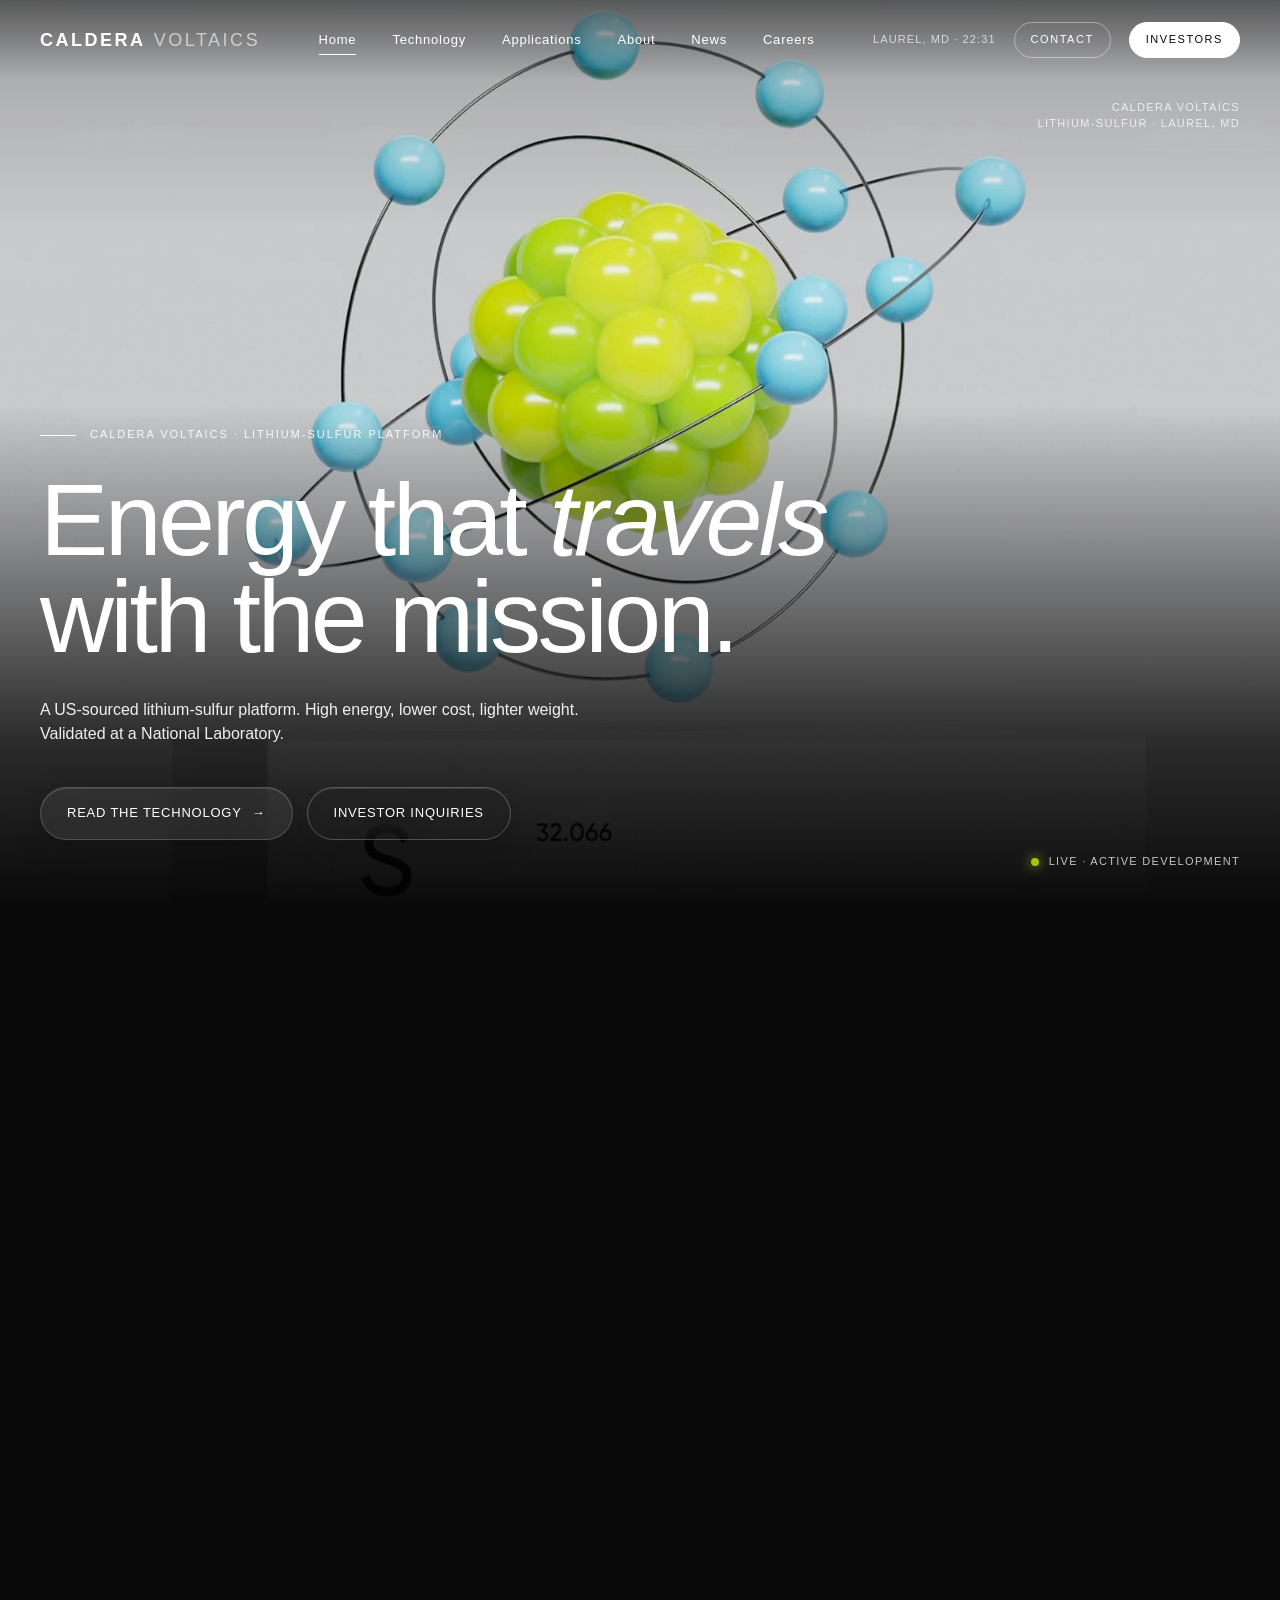
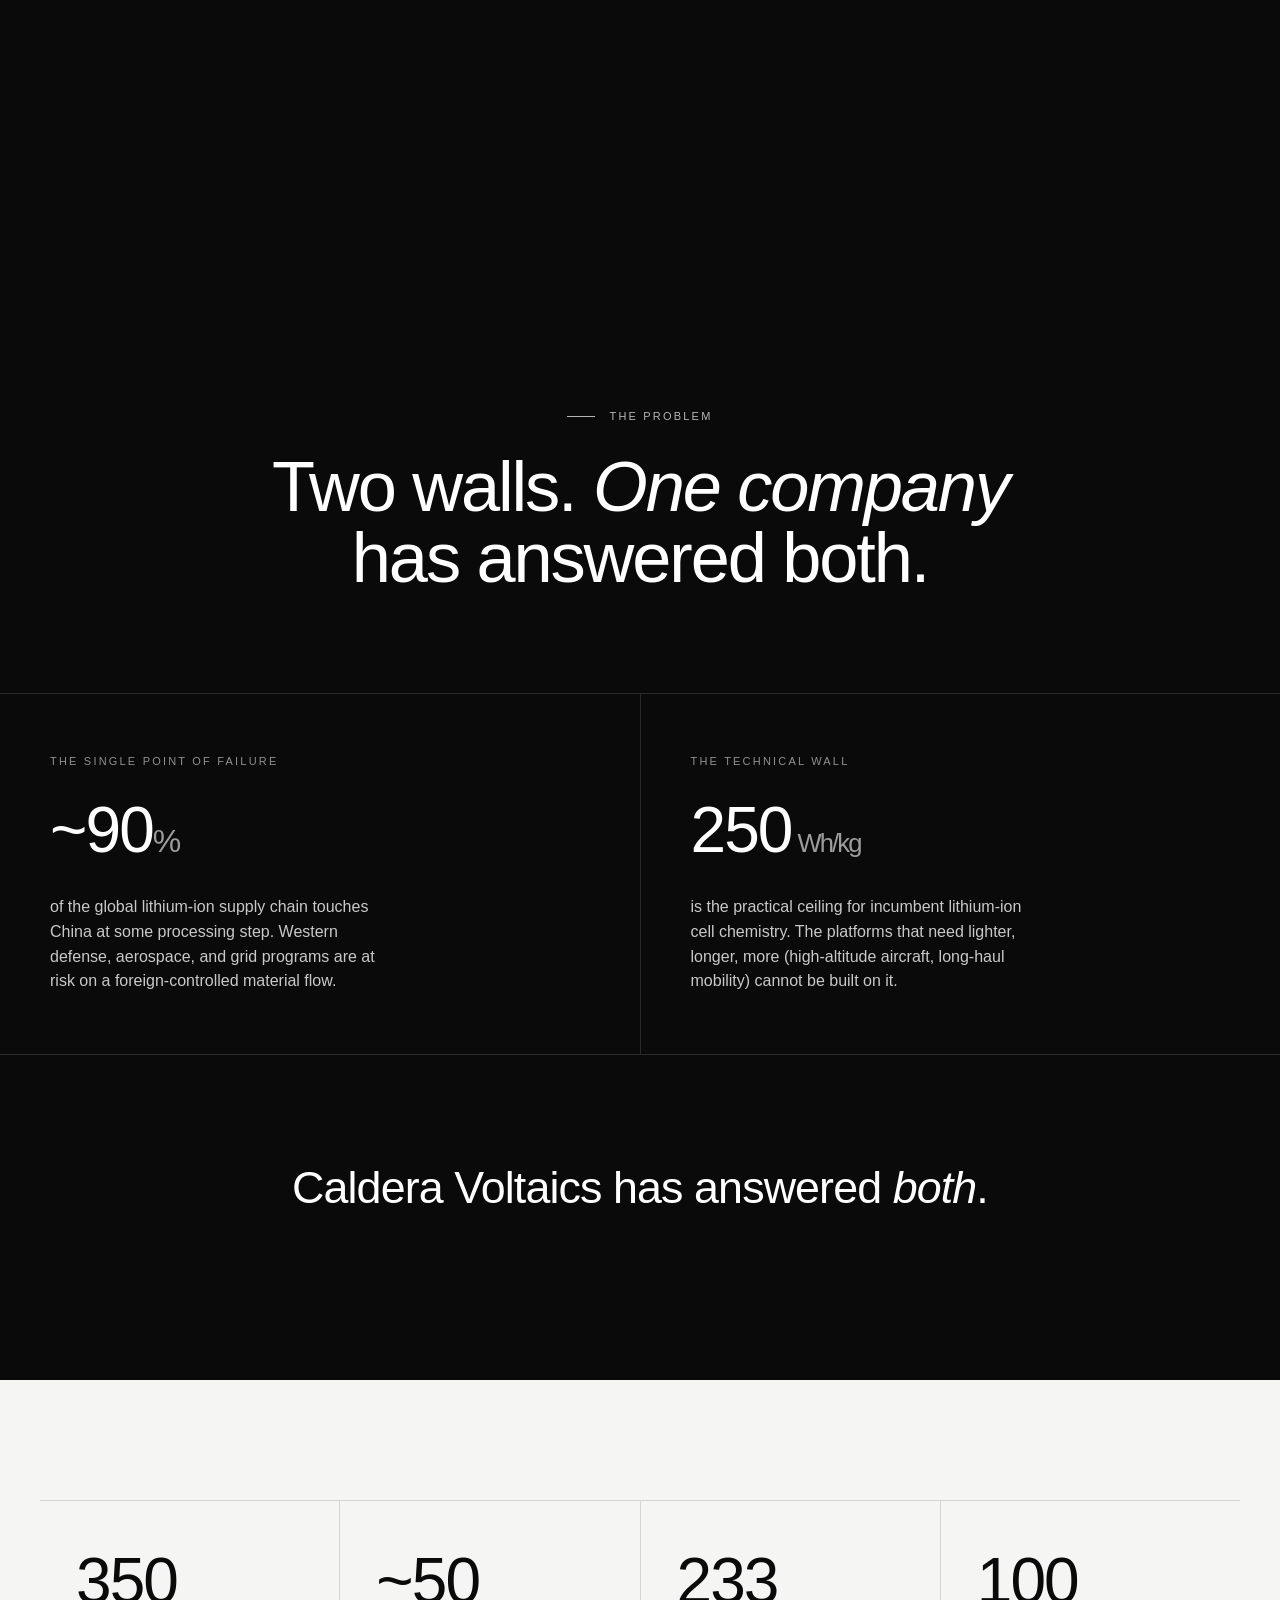
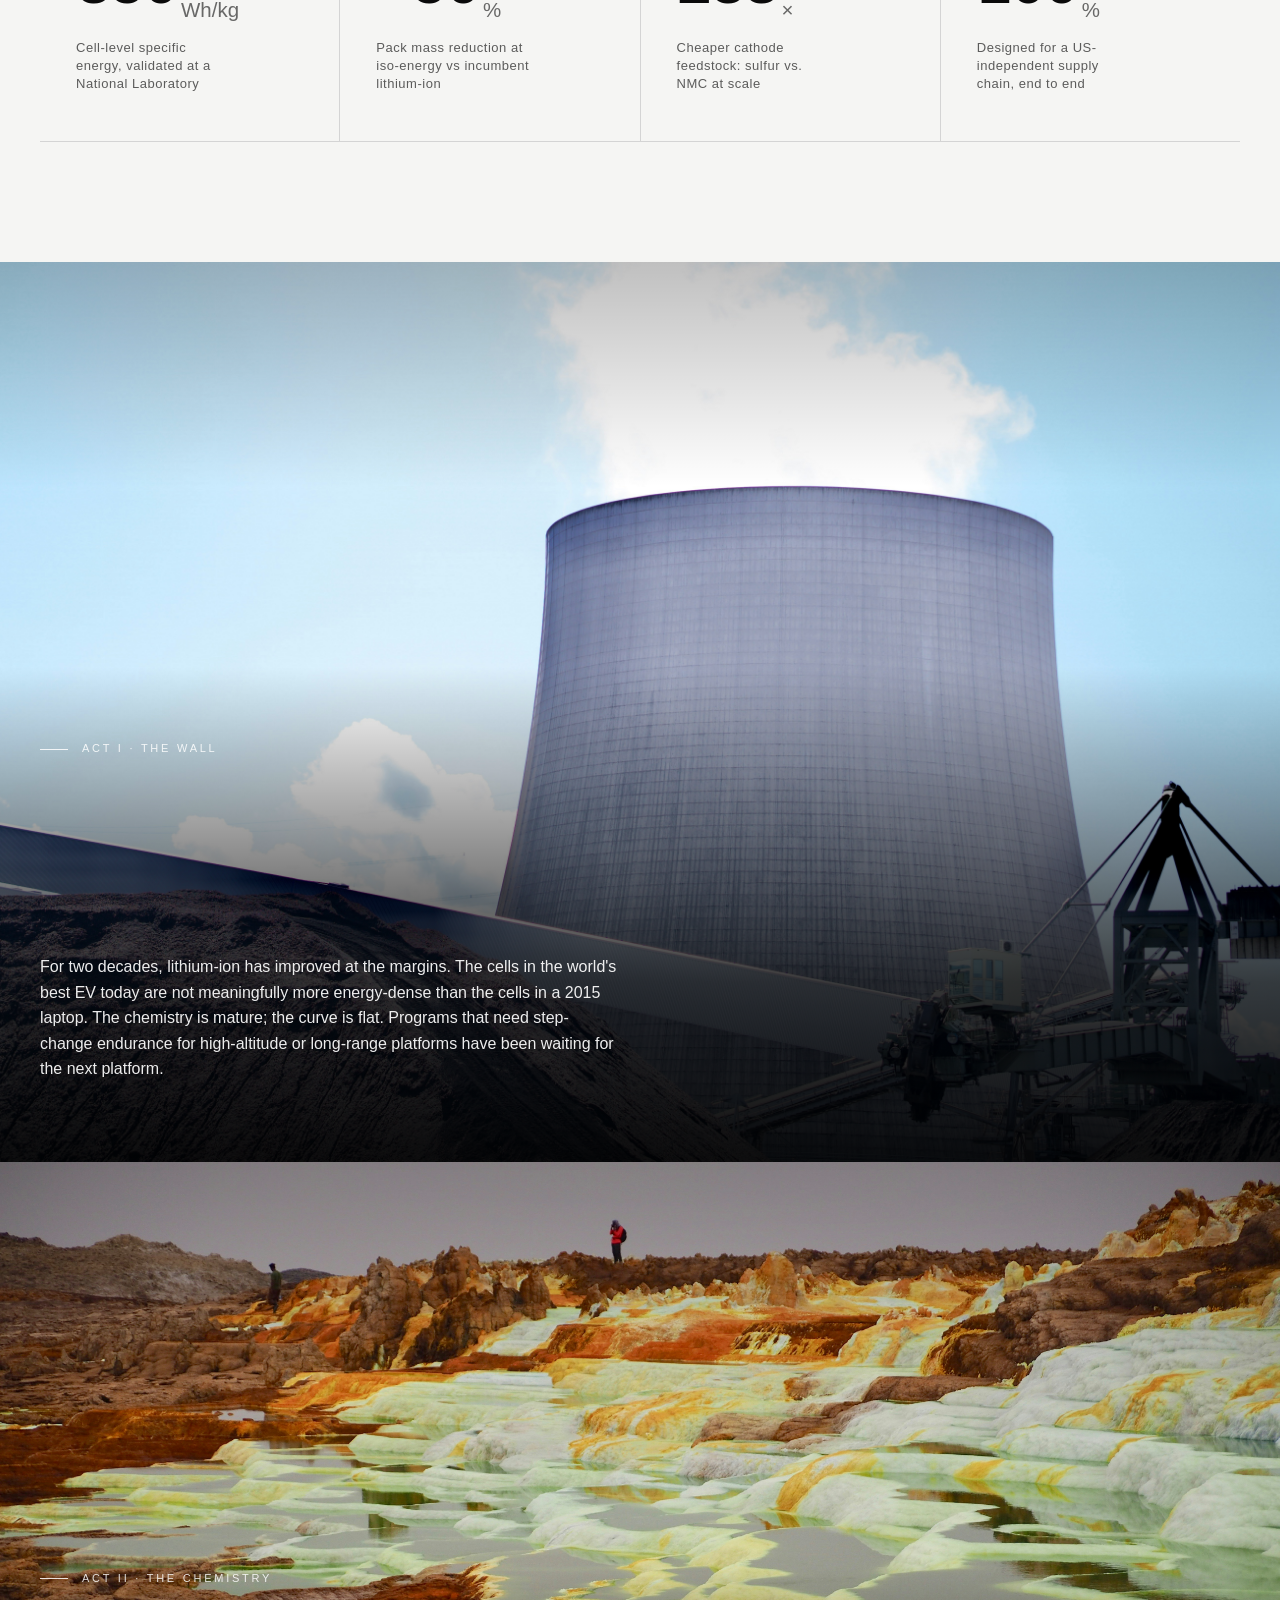
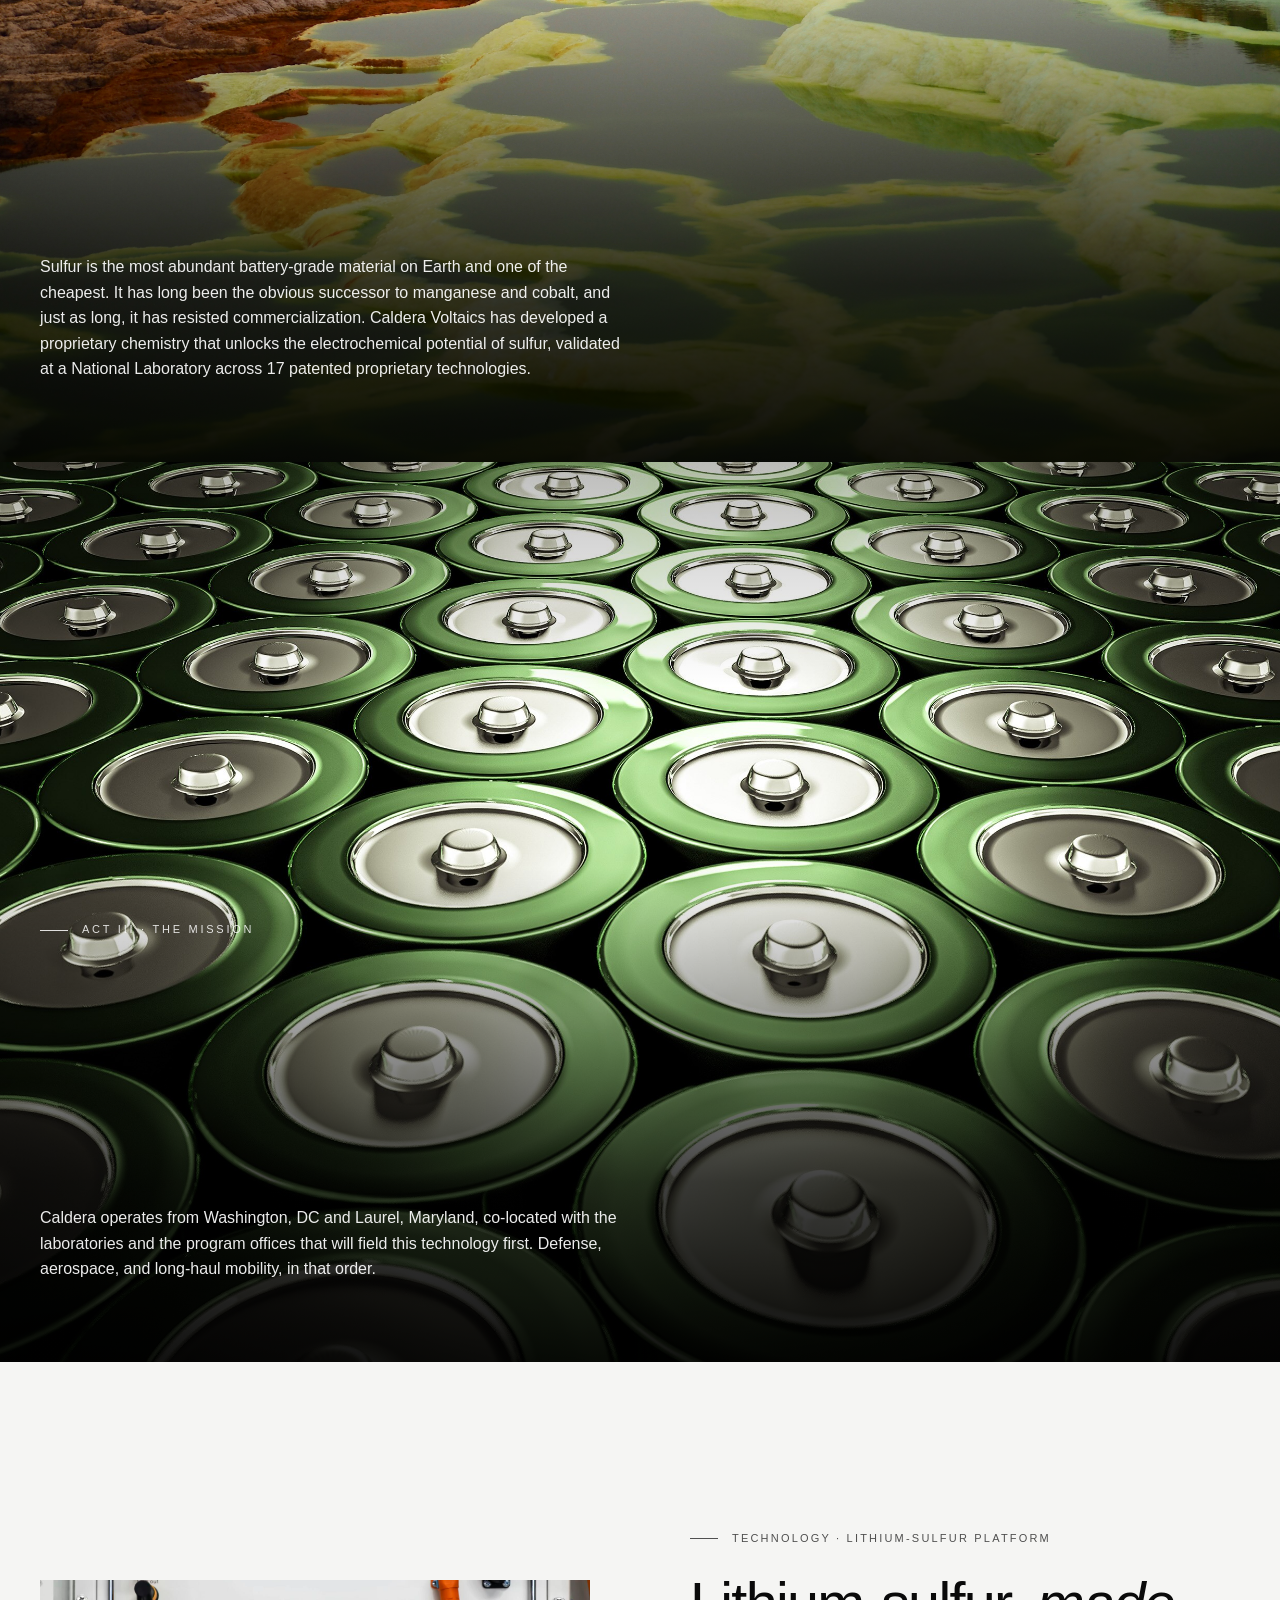
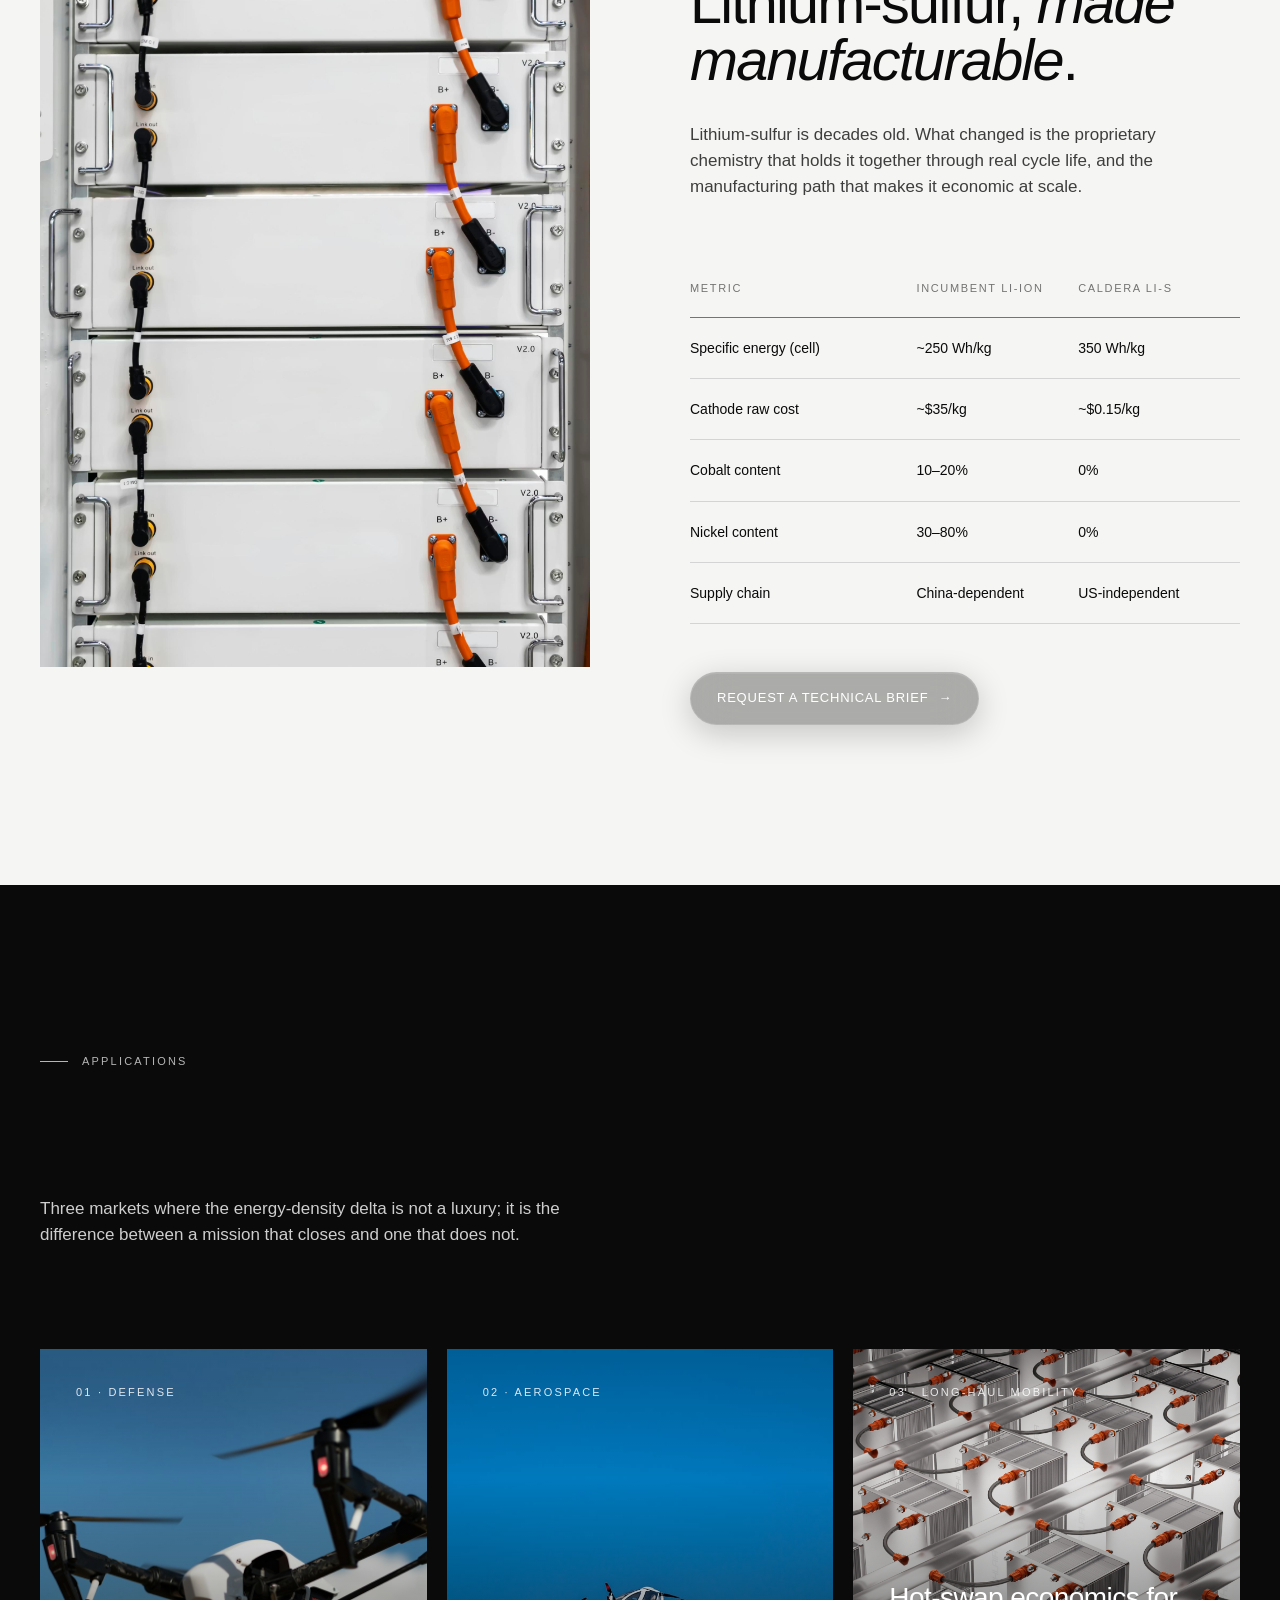
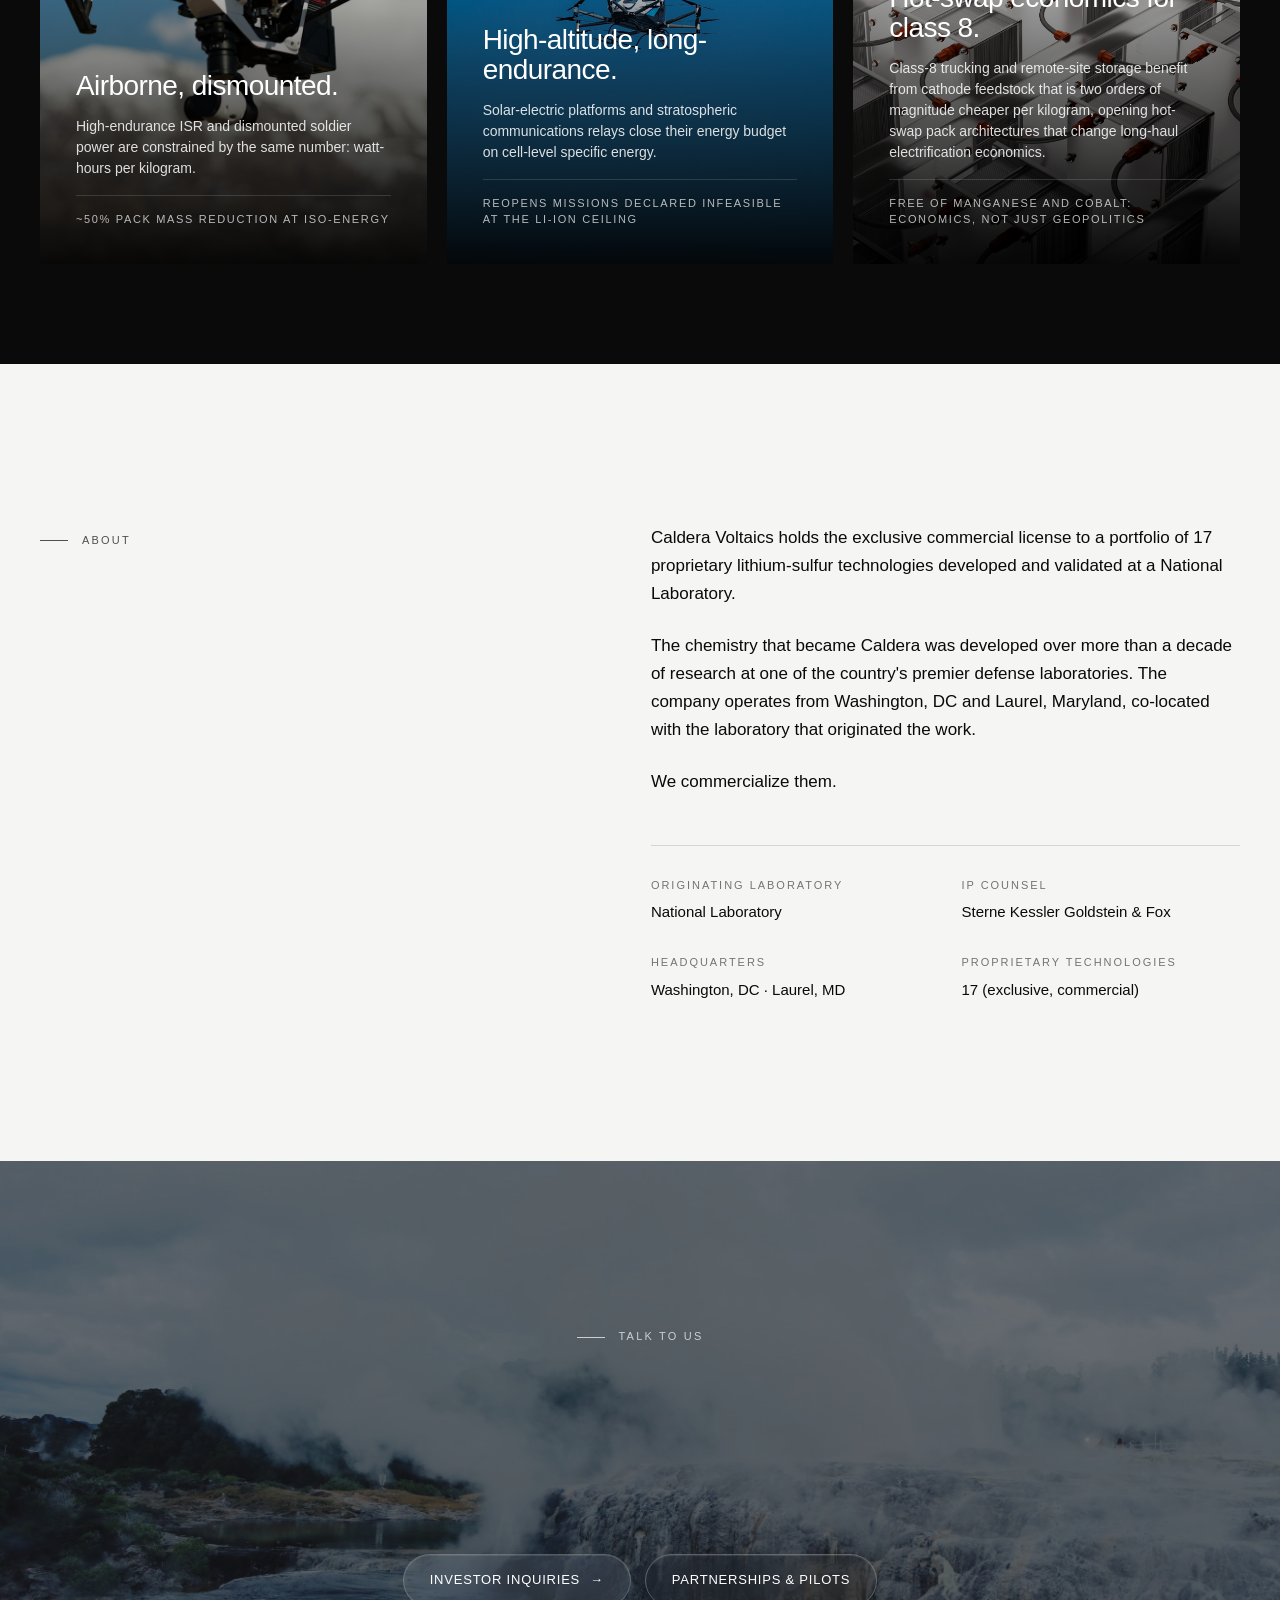
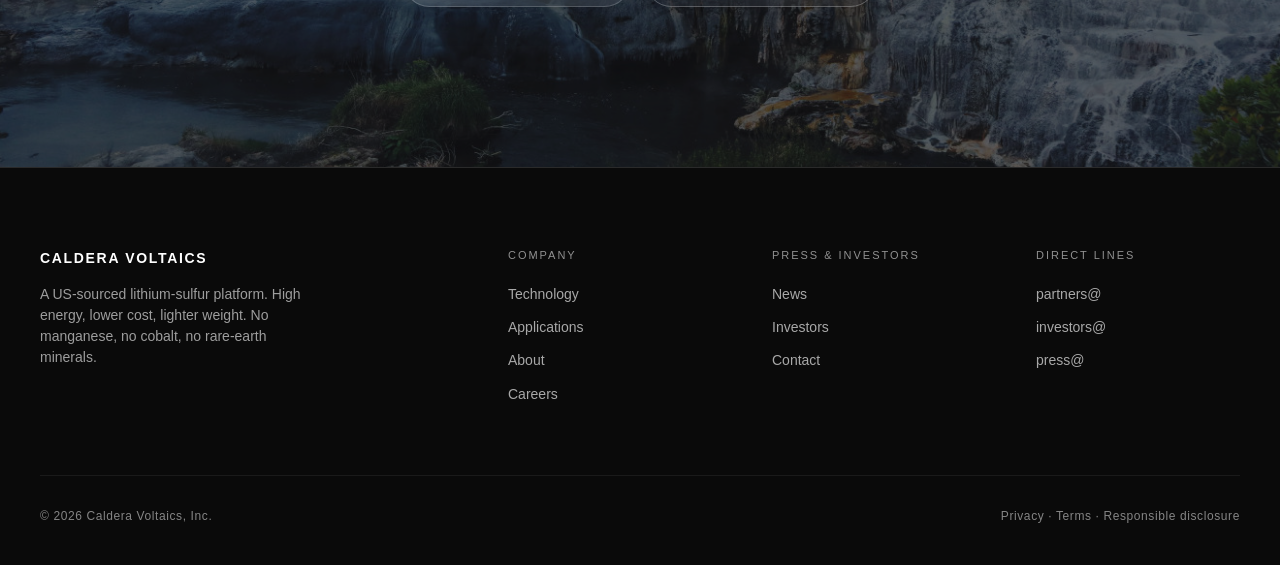
<file: index.html>
<!DOCTYPE html>
<html lang="en">
<head>
<meta charset="UTF-8">
<meta name="viewport" content="width=device-width, initial-scale=1.0">
<title>Caldera Voltaics | Energy that travels with the mission</title>
<link rel="stylesheet" href="css/style.css">
</head>
<body>

<!-- ============ NAV ============ -->
<nav class="nav">
  <a href="index.html" class="nav__brand">CALDERA <span>VOLTAICS</span></a>
  <ul class="nav__links">
    <li><a href="index.html" class="active">Home</a></li>
    <li><a href="technology.html">Technology</a></li>
    <li><a href="applications.html">Applications</a></li>
    <li><a href="about.html">About</a></li>
    <li><a href="news.html">News</a></li>
    <li><a href="careers.html">Careers</a></li>
  </ul>
  <div class="nav__right">
    <span class="nav__clock">Laurel, MD · <span id="clock">00:00</span></span>
    <a href="contact.html" class="nav__cta">Contact</a>
    <a href="investors.html" class="nav__cta nav__cta--solid">Investors</a>
  </div>
  <button class="nav__toggle" type="button" aria-label="Toggle menu" aria-controls="nav-drawer" aria-expanded="false"><span></span><span></span><span></span></button>
</nav>

<!-- ============ MOBILE DRAWER ============ -->
<div class="nav__drawer" id="nav-drawer">
  <a href="index.html">Home</a>
  <a href="technology.html">Technology</a>
  <a href="applications.html">Applications</a>
  <a href="about.html">About</a>
  <a href="news.html">News</a>
  <a href="careers.html">Careers</a>
  <a href="contact.html">Contact</a>
  <a href="investors.html">Investors</a>
</div>

<!-- ============ HERO ============ -->
<section class="hero">
  <div class="hero__sticky">
    <div class="hero__media">
      <video class="mono hero-video" muted playsinline preload="auto" poster="assets/images/planet-volumes-4Fkg_bXylpE-unsplash.jpeg" aria-label="Sulfur element transforming into a finished battery cell">
        <source src="assets/sulfur_to_battery_morph.mp4" type="video/mp4">
      </video>
    </div>
    <div class="hero__overlay"></div>
    <div class="hero__shade"></div>
    <div class="hero__corner hero__corner--tr">
      Caldera Voltaics<br>
      Lithium-sulfur · Laurel, MD
    </div>
    <div class="hero__corner hero__corner--br">Live · Active development</div>
    <div class="hero__content">
      <div class="hero__eyebrow">Caldera Voltaics · Lithium-sulfur platform</div>
      <h1 class="hero__headline">Energy that <em>travels</em> with the mission.</h1>
      <p class="hero__sub">A US-sourced lithium-sulfur platform. High energy, lower cost, lighter weight. Validated at a National Laboratory.</p>
      <div class="hero__ctas">
        <a href="technology.html" class="btn">Read the technology <span class="btn__arrow">→</span></a>
        <a href="investors.html" class="btn btn--ghost">Investor inquiries</a>
      </div>
    </div>
  </div>
</section>

<!-- ============ TWO WALLS ============ -->
<section class="walls">
  <div class="walls__intro">
    <div class="eyebrow">The problem</div>
    <h2 class="h-display">Two walls. <em>One company</em><br>has answered both.</h2>
  </div>
  <div class="walls__grid">
    <div class="walls__cell">
      <div class="walls__cell-eyebrow">The single point of failure</div>
      <div class="walls__cell-stat">~90<span style="font-size:0.5em; opacity:0.6;">%</span></div>
      <p class="walls__cell-body">of the global lithium-ion supply chain touches China at some processing step. Western defense, aerospace, and grid programs are at risk on a foreign-controlled material flow.</p>
    </div>
    <div class="walls__cell">
      <div class="walls__cell-eyebrow">The technical wall</div>
      <div class="walls__cell-stat">250<span style="font-size:0.4em; opacity:0.6; margin-left:6px;">Wh/kg</span></div>
      <p class="walls__cell-body">is the practical ceiling for incumbent lithium-ion cell chemistry. The platforms that need lighter, longer, more (high-altitude aircraft, long-haul mobility) cannot be built on it.</p>
    </div>
  </div>
  <p class="walls__closer">Caldera Voltaics has answered <em>both</em>.</p>
</section>

<!-- ============ STATS STRIP ============ -->
<section class="stats">
  <div class="stats__inner">
    <div class="stats__cell">
      <div class="stats__num">350<sub>Wh/kg</sub></div>
      <div class="stats__label">Cell-level specific energy, validated at a National Laboratory</div>
    </div>
    <div class="stats__cell">
      <div class="stats__num">~50<sub>%</sub></div>
      <div class="stats__label">Pack mass reduction at iso-energy vs incumbent lithium-ion</div>
    </div>
    <div class="stats__cell">
      <div class="stats__num">233<sub>×</sub></div>
      <div class="stats__label">Cheaper cathode feedstock: sulfur vs. NMC at scale</div>
    </div>
    <div class="stats__cell">
      <div class="stats__num">100<sub>%</sub></div>
      <div class="stats__label">Designed for a US-independent supply chain, end to end</div>
    </div>
  </div>
</section>

<!-- ============ ACT I ============ -->
<section class="act-full">
  <div class="act-full__media">
    <img class="mono" src="assets/images/prometheus-zyBRs2YhkaI-unsplash.jpeg" alt="Industrial cooling tower">
  </div>
  <div class="act-full__shade"></div>
  <div class="act-full__content">
    <div class="act-full__num">Act I · The wall</div>
    <h2 class="act-full__h">The ceiling we have <em>already hit</em>.</h2>
    <p class="act-full__body">For two decades, lithium-ion has improved at the margins. The cells in the world's best EV today are not meaningfully more energy-dense than the cells in a 2015 laptop. The chemistry is mature; the curve is flat. Programs that need step-change endurance for high-altitude or long-range platforms have been waiting for the next platform.</p>
  </div>
</section>

<!-- ============ ACT II ============ -->
<section class="act-full">
  <div class="act-full__media">
    <img class="mono" src="assets/images/jorge-tung-E0gtyLcD4NE-unsplash.jpeg" alt="Sulfur deposits">
  </div>
  <div class="act-full__shade"></div>
  <div class="act-full__content">
    <div class="act-full__num">Act II · The chemistry</div>
    <h2 class="act-full__h">A proprietary chemistry that <em>unlocks</em> sulfur.</h2>
    <p class="act-full__body">Sulfur is the most abundant battery-grade material on Earth and one of the cheapest. It has long been the obvious successor to manganese and cobalt, and just as long, it has resisted commercialization. Caldera Voltaics has developed a proprietary chemistry that unlocks the electrochemical potential of sulfur, validated at a National Laboratory across 17 patented proprietary technologies.</p>
  </div>
</section>

<!-- ============ ACT III ============ -->
<section class="act-full">
  <div class="act-full__media">
    <img class="mono" src="assets/images/getty-images-firtydgLw28-unsplash.jpeg" alt="Battery cells in production">
  </div>
  <div class="act-full__shade"></div>
  <div class="act-full__content">
    <div class="act-full__num">Act III · The mission</div>
    <h2 class="act-full__h">Built for the platforms <em>the next decade</em> needs.</h2>
    <p class="act-full__body">Caldera operates from Washington, DC and Laurel, Maryland, co-located with the laboratories and the program offices that will field this technology first. Defense, aerospace, and long-haul mobility, in that order.</p>
  </div>
</section>

<!-- ============ TECHNOLOGY ============ -->
<section class="tech" id="technology">
  <div class="tech__inner">
    <div class="tech__media">
      <img class="mono" src="assets/images/getty-images-9sYK8ytjF5s-unsplash.jpeg" alt="Battery rack">
    </div>
    <div>
      <div class="eyebrow">Technology · Lithium-sulfur platform</div>
      <h2 class="tech__h">Lithium-sulfur, <em>made manufacturable</em>.</h2>
      <p class="tech__body">Lithium-sulfur is decades old. What changed is the proprietary chemistry that holds it together through real cycle life, and the manufacturing path that makes it economic at scale.</p>

      <div class="matrix">
        <div class="matrix__row matrix__row--head">
          <div>Metric</div>
          <div>Incumbent Li-ion</div>
          <div>Caldera Li-S</div>
        </div>
        <div class="matrix__row">
          <div>Specific energy (cell)</div>
          <div>~250 Wh/kg</div>
          <div>350 Wh/kg</div>
        </div>
        <div class="matrix__row">
          <div>Cathode raw cost</div>
          <div>~$35/kg</div>
          <div>~$0.15/kg</div>
        </div>
        <div class="matrix__row">
          <div>Cobalt content</div>
          <div>10–20%</div>
          <div>0%</div>
        </div>
        <div class="matrix__row">
          <div>Nickel content</div>
          <div>30–80%</div>
          <div>0%</div>
        </div>
        <div class="matrix__row">
          <div>Supply chain</div>
          <div>China-dependent</div>
          <div>US-independent</div>
        </div>
      </div>

      <div style="margin-top:48px;">
        <a href="contact.html" class="btn btn--dark">Request a technical brief <span class="btn__arrow">→</span></a>
      </div>
    </div>
  </div>
</section>

<!-- ============ APPLICATIONS ============ -->
<section class="apps" id="applications">
  <div class="apps__head">
    <div class="eyebrow">Applications</div>
    <h2 class="h-display">Where this <em>matters first</em>.</h2>
    <p>Three markets where the energy-density delta is not a luxury; it is the difference between a mission that closes and one that does not.</p>
  </div>
  <div class="apps__grid">

    <div class="app-card">
      <div class="app-card__media">
        <img class="mono" src="assets/images/mitch-nielsen-pWtNPCpvVA8-unsplash.jpeg" alt="A civilian quadcopter drone with a stabilized camera gimbal in flight against blue sky and distant snow-capped mountains">
      </div>
      <div class="app-card__shade"></div>
      <div class="app-card__inner">
        <div class="app-card__num">01 · Defense</div>
        <div class="app-card__bottom">
          <h3 class="app-card__h">Airborne, dismounted.</h3>
          <p class="app-card__body">High-endurance ISR and dismounted soldier power are constrained by the same number: watt-hours per kilogram.</p>
          <div class="app-card__stat">~50% pack mass reduction at iso-energy</div>
        </div>
      </div>
    </div>

    <div class="app-card">
      <div class="app-card__media">
        <img class="mono" src="assets/images/declan-sun-DEsUXRRznQ-unsplash.jpeg" alt="A civilian eVTOL multicopter aircraft flying mid-air against a clear blue sky">
      </div>
      <div class="app-card__shade"></div>
      <div class="app-card__inner">
        <div class="app-card__num">02 · Aerospace</div>
        <div class="app-card__bottom">
          <h3 class="app-card__h">High-altitude, long-endurance.</h3>
          <p class="app-card__body">Solar-electric platforms and stratospheric communications relays close their energy budget on cell-level specific energy.</p>
          <div class="app-card__stat">Reopens missions declared infeasible at the Li-ion ceiling</div>
        </div>
      </div>
    </div>

    <div class="app-card">
      <div class="app-card__media">
        <img class="mono" src="assets/images/phlair-3lyx_HdvbBA-unsplash.jpeg" alt="Stationary battery cells">
      </div>
      <div class="app-card__shade"></div>
      <div class="app-card__inner">
        <div class="app-card__num">03 · Long-haul mobility</div>
        <div class="app-card__bottom">
          <h3 class="app-card__h">Hot-swap economics for class 8.</h3>
          <p class="app-card__body">Class-8 trucking and remote-site storage benefit from cathode feedstock that is two orders of magnitude cheaper per kilogram, opening hot-swap pack architectures that change long-haul electrification economics.</p>
          <div class="app-card__stat">Free of manganese and cobalt: economics, not just geopolitics</div>
        </div>
      </div>
    </div>

  </div>
</section>

<!-- ============ ABOUT ============ -->
<section class="about" id="about">
  <div class="about__inner">
    <div>
      <div class="eyebrow">About</div>
      <h2 class="about__h">A company built around a chemistry that was <em>already proven</em>.</h2>
    </div>
    <div class="about__body">
      <p>Caldera Voltaics holds the exclusive commercial license to a portfolio of 17 proprietary lithium-sulfur technologies developed and validated at a National Laboratory.</p>
      <p>The chemistry that became Caldera was developed over more than a decade of research at one of the country's premier defense laboratories. The company operates from Washington, DC and Laurel, Maryland, co-located with the laboratory that originated the work.</p>
      <p>We commercialize them.</p>

      <div class="about__meta">
        <div>
          <div class="about__meta-label">Originating laboratory</div>
          <div class="about__meta-val">National Laboratory</div>
        </div>
        <div>
          <div class="about__meta-label">IP counsel</div>
          <div class="about__meta-val">Sterne Kessler Goldstein &amp; Fox</div>
        </div>
        <div>
          <div class="about__meta-label">Headquarters</div>
          <div class="about__meta-val">Washington, DC · Laurel, MD</div>
        </div>
        <div>
          <div class="about__meta-label">Proprietary technologies</div>
          <div class="about__meta-val">17 (exclusive, commercial)</div>
        </div>
      </div>
    </div>
  </div>
</section>

<!-- ============ CTA STRIP ============ -->
<section class="cta-strip" id="contact">
  <div class="cta-strip__bg">
    <img class="mono" src="assets/images/ginevra-austine-fX6fJqLjYEI-unsplash.jpeg" alt="">
  </div>
  <div class="cta-strip__inner">
    <div class="eyebrow" style="justify-content:center;">Talk to us</div>
    <h2 class="cta-strip__h">Caldera Voltaics has answered <em>both</em>.</h2>
    <div class="cta-strip__ctas">
      <a href="mailto:invest@calderavoltaics.com" class="btn">Investor inquiries <span class="btn__arrow">→</span></a>
      <a href="mailto:partners@calderavoltaics.com" class="btn btn--ghost">Partnerships &amp; pilots</a>
    </div>
  </div>
</section>

<!-- ============ FOOTER ============ -->
<footer>
  <div class="footer__inner">
    <div>
      <div class="footer__brand">CALDERA VOLTAICS</div>
      <p class="footer__tag">A US-sourced lithium-sulfur platform. High energy, lower cost, lighter weight. No manganese, no cobalt, no rare-earth minerals.</p>
    </div>
    <div class="footer__col">
      <div class="footer__col-h">Company</div>
      <ul>
        <li><a href="technology.html">Technology</a></li>
        <li><a href="applications.html">Applications</a></li>
        <li><a href="about.html">About</a></li>
        <li><a href="careers.html">Careers</a></li>
      </ul>
    </div>
    <div class="footer__col">
      <div class="footer__col-h">Press &amp; Investors</div>
      <ul>
        <li><a href="news.html">News</a></li>
        <li><a href="investors.html">Investors</a></li>
        <li><a href="contact.html">Contact</a></li>
      </ul>
    </div>
    <div class="footer__col">
      <div class="footer__col-h">Direct lines</div>
      <ul>
        <li><a href="mailto:partners@calderavoltaics.com">partners@</a></li>
        <li><a href="mailto:investors@calderavoltaics.com">investors@</a></li>
        <li><a href="mailto:press@calderavoltaics.com">press@</a></li>
      </ul>
    </div>
  </div>
  <div class="footer__bottom">
    <div>© 2026 Caldera Voltaics, Inc.</div>
    <div>Privacy · Terms · Responsible disclosure</div>
  </div>
</footer>

<script src="js/script.js"></script>

</body>
</html>
</file>
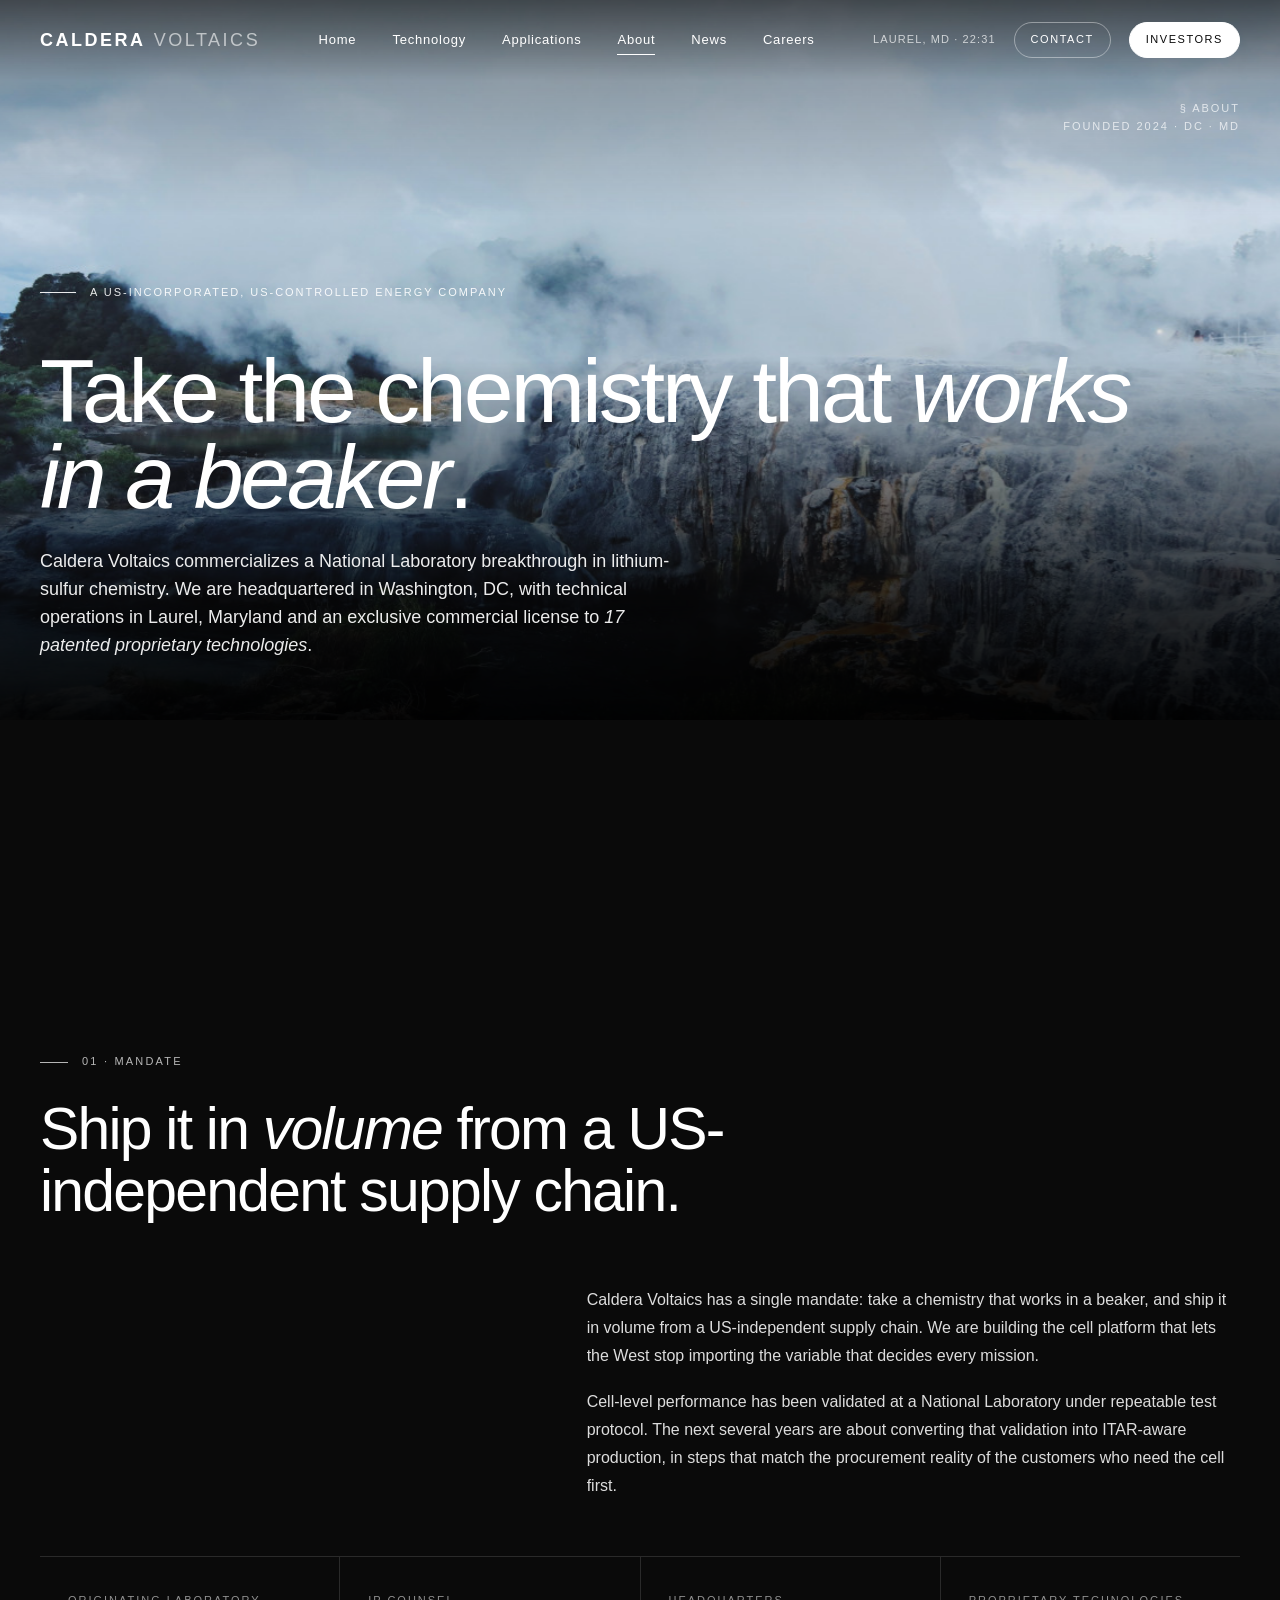
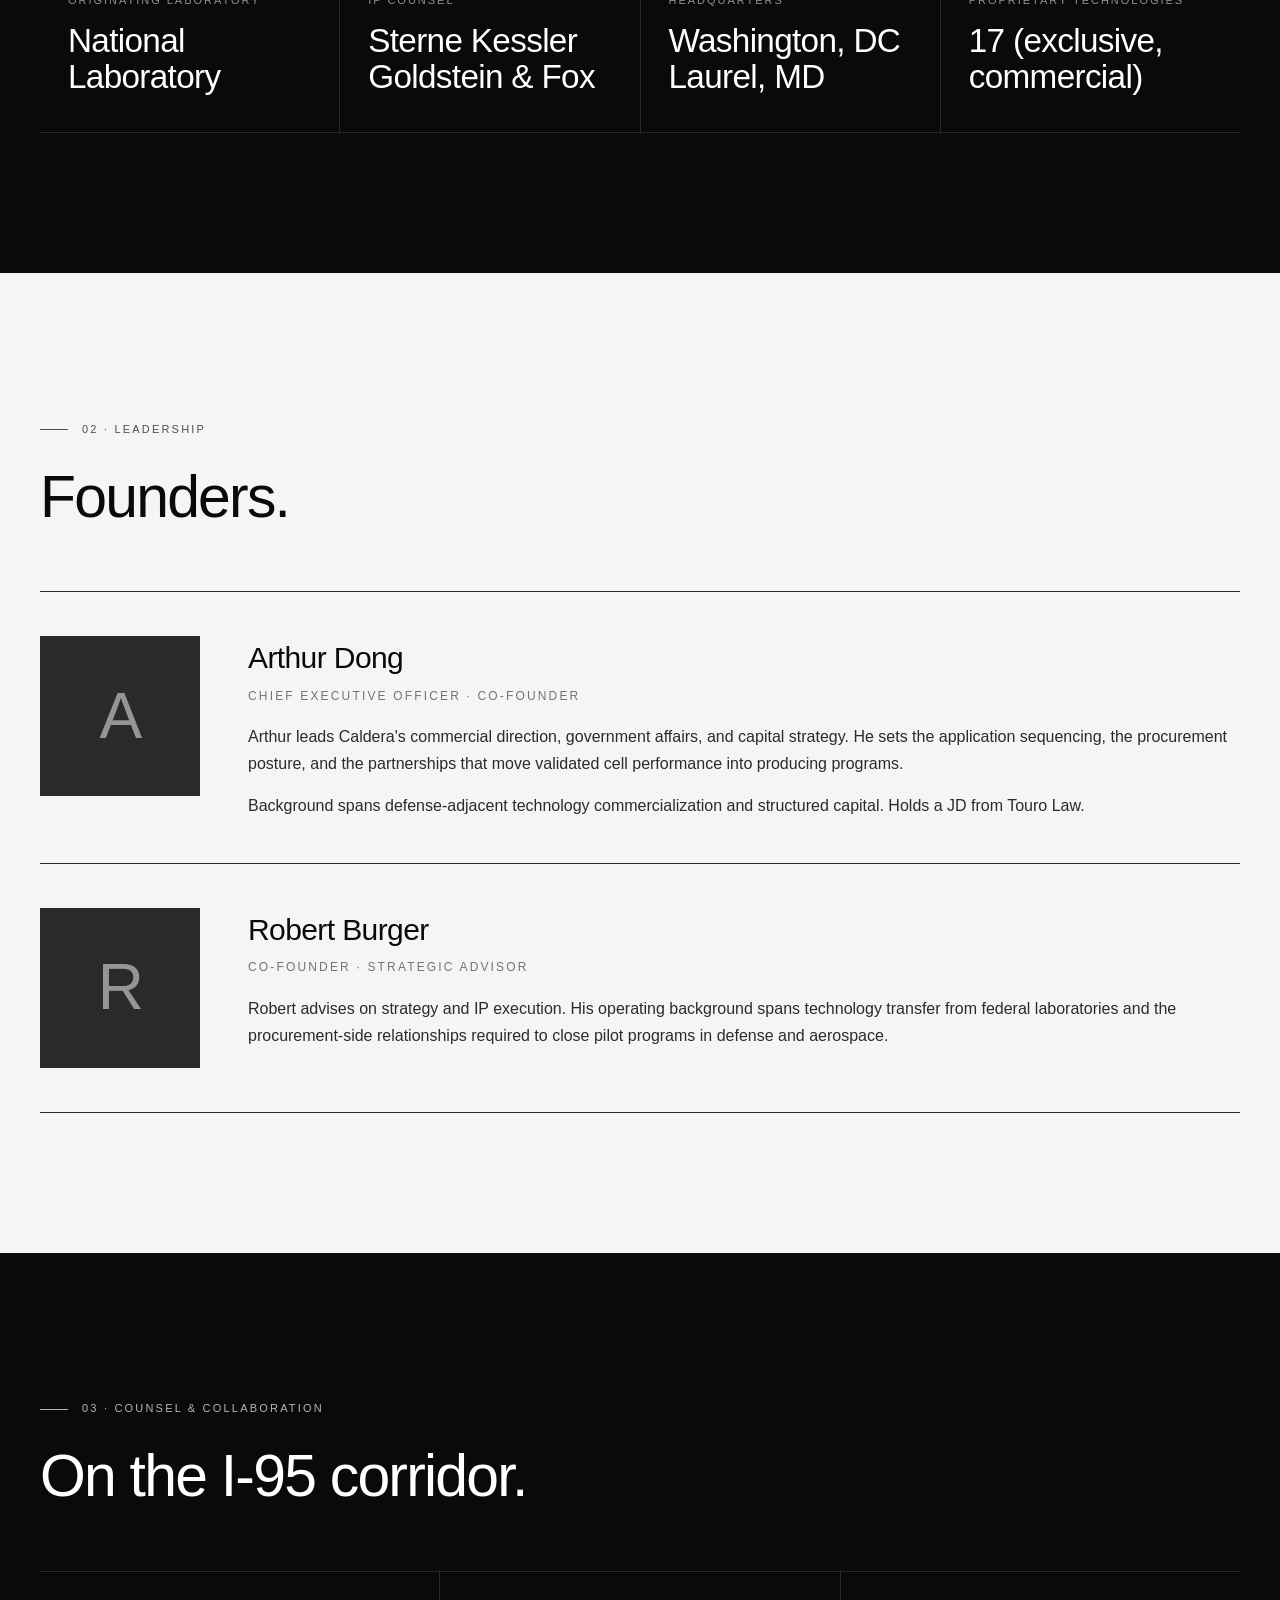
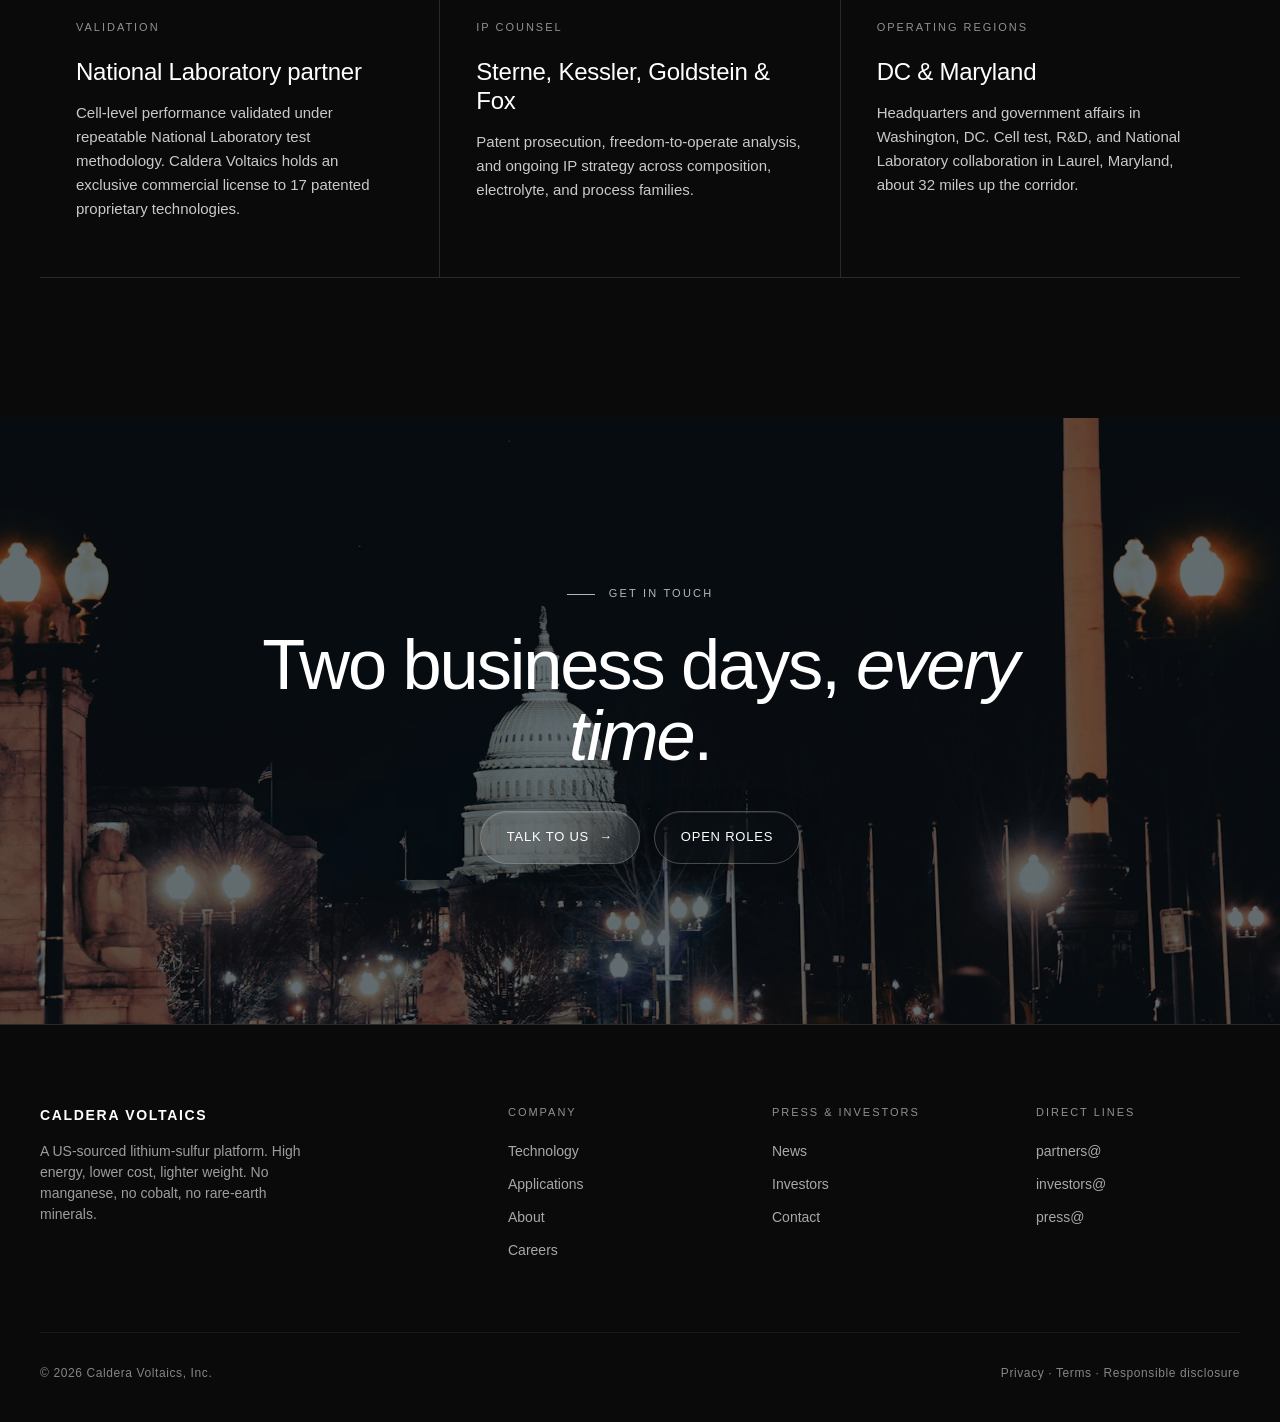
<file: about.html>
<!DOCTYPE html>
<html lang="en">
<head>
<meta charset="UTF-8">
<meta name="viewport" content="width=device-width, initial-scale=1.0">
<title>About | Caldera Voltaics</title>
<link rel="stylesheet" href="css/style.css">
</head>
<body>

<!-- ============ NAV ============ -->
<nav class="nav">
  <a href="index.html" class="nav__brand">CALDERA <span>VOLTAICS</span></a>
  <ul class="nav__links">
    <li><a href="index.html">Home</a></li>
    <li><a href="technology.html">Technology</a></li>
    <li><a href="applications.html">Applications</a></li>
    <li><a href="about.html" class="active">About</a></li>
    <li><a href="news.html">News</a></li>
    <li><a href="careers.html">Careers</a></li>
  </ul>
  <div class="nav__right">
    <span class="nav__clock">Laurel, MD · <span id="clock">00:00</span></span>
    <a href="contact.html" class="nav__cta">Contact</a>
    <a href="investors.html" class="nav__cta nav__cta--solid">Investors</a>
  </div>
  <button class="nav__toggle" type="button" aria-label="Toggle menu" aria-controls="nav-drawer" aria-expanded="false"><span></span><span></span><span></span></button>
</nav>

<!-- ============ MOBILE DRAWER ============ -->
<div class="nav__drawer" id="nav-drawer">
  <a href="index.html">Home</a>
  <a href="technology.html">Technology</a>
  <a href="applications.html">Applications</a>
  <a href="about.html">About</a>
  <a href="news.html">News</a>
  <a href="careers.html">Careers</a>
  <a href="contact.html">Contact</a>
  <a href="investors.html">Investors</a>
</div>

<!-- ============ SUBHERO ============ -->
<section class="subhero">
  <div class="subhero__sticky">
    <div class="subhero__media">
      <img class="mono hero-img" src="assets/images/ginevra-austine-fX6fJqLjYEI-unsplash.jpeg" alt="A geothermal vent producing steam over mineral terraces">
    </div>
    <div class="subhero__overlay"></div>
    <div class="subhero__shade"></div>
    <div class="subhero__stamp">
      <span>§ About</span>
      <span>Founded 2024 · DC · MD</span>
    </div>
    <div class="subhero__inner">
      <div class="hero__eyebrow">A US-incorporated, US-controlled energy company</div>
      <h1 class="subhero__h">Take the chemistry that <em>works in a beaker</em>.</h1>
      <p class="subhero__lede">Caldera Voltaics commercializes a National Laboratory breakthrough in lithium-sulfur chemistry. We are headquartered in Washington, DC, with technical operations in Laurel, Maryland and an exclusive commercial license to <em>17 patented proprietary technologies</em>.</p>
    </div>
  </div>
</section>

<!-- ============ 01 · MANDATE ============ -->
<section class="section">
  <div class="section__inner">
    <div class="section__head">
      <div class="eyebrow">01 · Mandate</div>
      <h2 class="section__h">Ship it in <em>volume</em> from a US-independent supply chain.</h2>
    </div>
    <div class="body-2col">
      <div></div>
      <div>
        <p><strong>Caldera Voltaics has a single mandate:</strong> take a chemistry that works in a beaker, and ship it in volume from a US-independent supply chain. We are building the cell platform that lets the West stop importing the variable that decides every mission.</p>
        <p>Cell-level performance has been validated at a National Laboratory under repeatable test protocol. The next several years are about converting that validation into ITAR-aware production, in steps that match the procurement reality of the customers who need the cell first.</p>
      </div>
    </div>

    <div class="meta-band">
      <div class="meta-band__cell">
        <div class="meta-band__lbl">Originating laboratory</div>
        <div class="meta-band__val">National Laboratory</div>
      </div>
      <div class="meta-band__cell">
        <div class="meta-band__lbl">IP counsel</div>
        <div class="meta-band__val">Sterne Kessler<br>Goldstein &amp; Fox</div>
      </div>
      <div class="meta-band__cell">
        <div class="meta-band__lbl">Headquarters</div>
        <div class="meta-band__val">Washington, DC<br>Laurel, MD</div>
      </div>
      <div class="meta-band__cell">
        <div class="meta-band__lbl">Proprietary technologies</div>
        <div class="meta-band__val">17 (exclusive,<br>commercial)</div>
      </div>
    </div>
  </div>
</section>

<!-- ============ 02 · LEADERSHIP ============ -->
<section class="section section--paper">
  <div class="section__inner">
    <div class="section__head">
      <div class="eyebrow">02 · Leadership</div>
      <h2 class="section__h">Founders.</h2>
    </div>

    <div class="leads">
      <div class="lead">
        <div class="lead__portrait">A</div>
        <div class="lead__body">
          <div class="lead__name">Arthur Dong</div>
          <div class="lead__role">Chief Executive Officer · Co-founder</div>
          <p>Arthur leads Caldera's commercial direction, government affairs, and capital strategy. He sets the application sequencing, the procurement posture, and the partnerships that move validated cell performance into producing programs.</p>
          <p>Background spans defense-adjacent technology commercialization and structured capital. Holds a JD from Touro Law.</p>
        </div>
      </div>
      <div class="lead">
        <div class="lead__portrait">R</div>
        <div class="lead__body">
          <div class="lead__name">Robert Burger</div>
          <div class="lead__role">Co-founder · Strategic Advisor</div>
          <p>Robert advises on strategy and IP execution. His operating background spans technology transfer from federal laboratories and the procurement-side relationships required to close pilot programs in defense and aerospace.</p>
        </div>
      </div>
    </div>
  </div>
</section>

<!-- ============ 03 · COUNSEL & COLLABORATION ============ -->
<section class="section">
  <div class="section__inner">
    <div class="section__head">
      <div class="eyebrow">03 · Counsel &amp; collaboration</div>
      <h2 class="section__h">On the I-95 corridor.</h2>
    </div>

    <div class="cards">
      <div class="card">
        <span class="card__ix">Validation</span>
        <h3 class="card__h">National Laboratory partner</h3>
        <p class="card__body">Cell-level performance validated under repeatable National Laboratory test methodology. Caldera Voltaics holds an exclusive commercial license to 17 patented proprietary technologies.</p>
      </div>
      <div class="card">
        <span class="card__ix">IP counsel</span>
        <h3 class="card__h">Sterne, Kessler, Goldstein &amp; Fox</h3>
        <p class="card__body">Patent prosecution, freedom-to-operate analysis, and ongoing IP strategy across composition, electrolyte, and process families.</p>
      </div>
      <div class="card">
        <span class="card__ix">Operating regions</span>
        <h3 class="card__h">DC &amp; Maryland</h3>
        <p class="card__body">Headquarters and government affairs in Washington, DC. Cell test, R&amp;D, and National Laboratory collaboration in Laurel, Maryland, about 32 miles up the corridor.</p>
      </div>
    </div>
  </div>
</section>

<!-- ============ CTA STRIP ============ -->
<section class="cta-strip">
  <div class="cta-strip__bg">
    <img class="mono" src="assets/images/lan-gao-KQm8aKDeob8-unsplash.jpeg" alt="">
  </div>
  <div class="cta-strip__inner">
    <div class="eyebrow" style="justify-content:center;">Get in touch</div>
    <h2 class="cta-strip__h">Two business days, <em>every time</em>.</h2>
    <div class="cta-strip__ctas">
      <a href="contact.html" class="btn">Talk to us <span class="btn__arrow">→</span></a>
      <a href="careers.html" class="btn btn--ghost">Open roles</a>
    </div>
  </div>
</section>

<!-- ============ FOOTER ============ -->
<footer>
  <div class="footer__inner">
    <div>
      <div class="footer__brand">CALDERA VOLTAICS</div>
      <p class="footer__tag">A US-sourced lithium-sulfur platform. High energy, lower cost, lighter weight. No manganese, no cobalt, no rare-earth minerals.</p>
    </div>
    <div class="footer__col">
      <div class="footer__col-h">Company</div>
      <ul>
        <li><a href="technology.html">Technology</a></li>
        <li><a href="applications.html">Applications</a></li>
        <li><a href="about.html">About</a></li>
        <li><a href="careers.html">Careers</a></li>
      </ul>
    </div>
    <div class="footer__col">
      <div class="footer__col-h">Press &amp; Investors</div>
      <ul>
        <li><a href="news.html">News</a></li>
        <li><a href="investors.html">Investors</a></li>
        <li><a href="contact.html">Contact</a></li>
      </ul>
    </div>
    <div class="footer__col">
      <div class="footer__col-h">Direct lines</div>
      <ul>
        <li><a href="mailto:partners@calderavoltaics.com">partners@</a></li>
        <li><a href="mailto:investors@calderavoltaics.com">investors@</a></li>
        <li><a href="mailto:press@calderavoltaics.com">press@</a></li>
      </ul>
    </div>
  </div>
  <div class="footer__bottom">
    <div>© 2026 Caldera Voltaics, Inc.</div>
    <div>Privacy · Terms · Responsible disclosure</div>
  </div>
</footer>

<script src="js/script.js"></script>

</body>
</html>
</file>
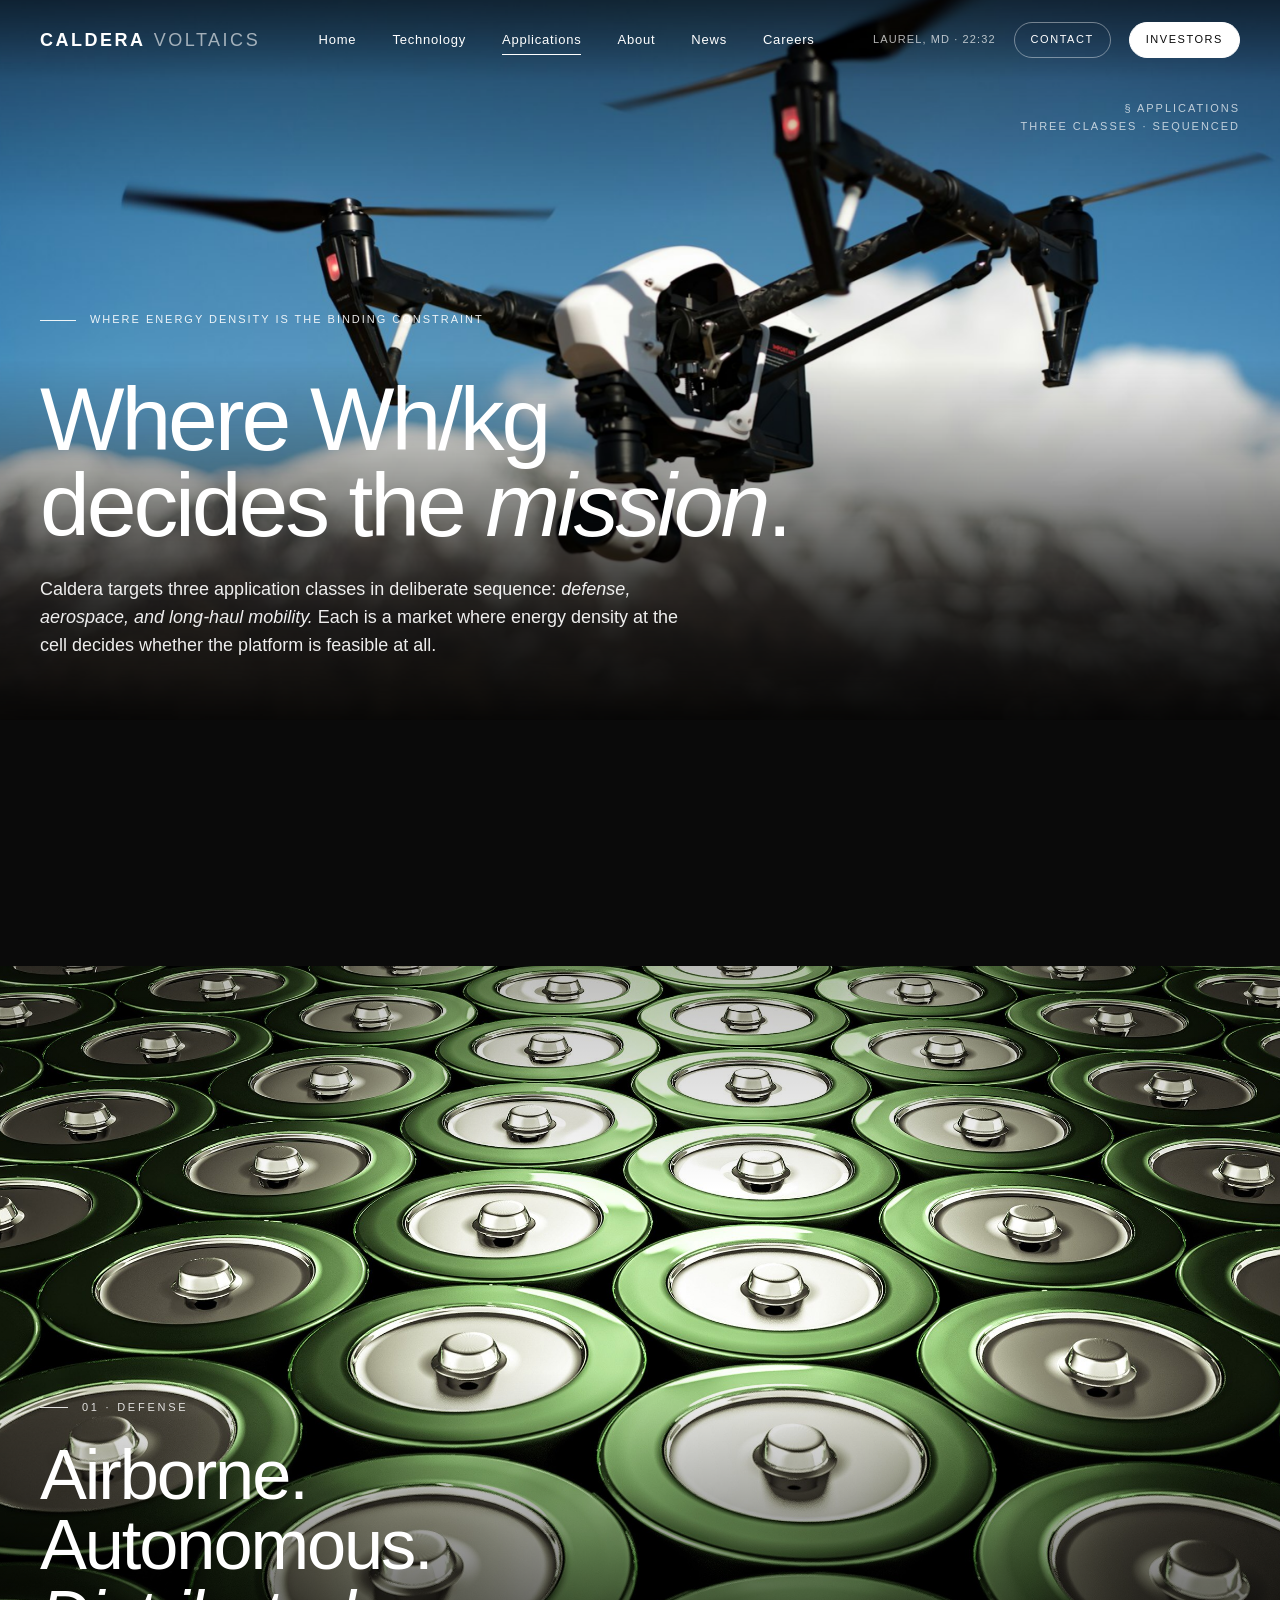
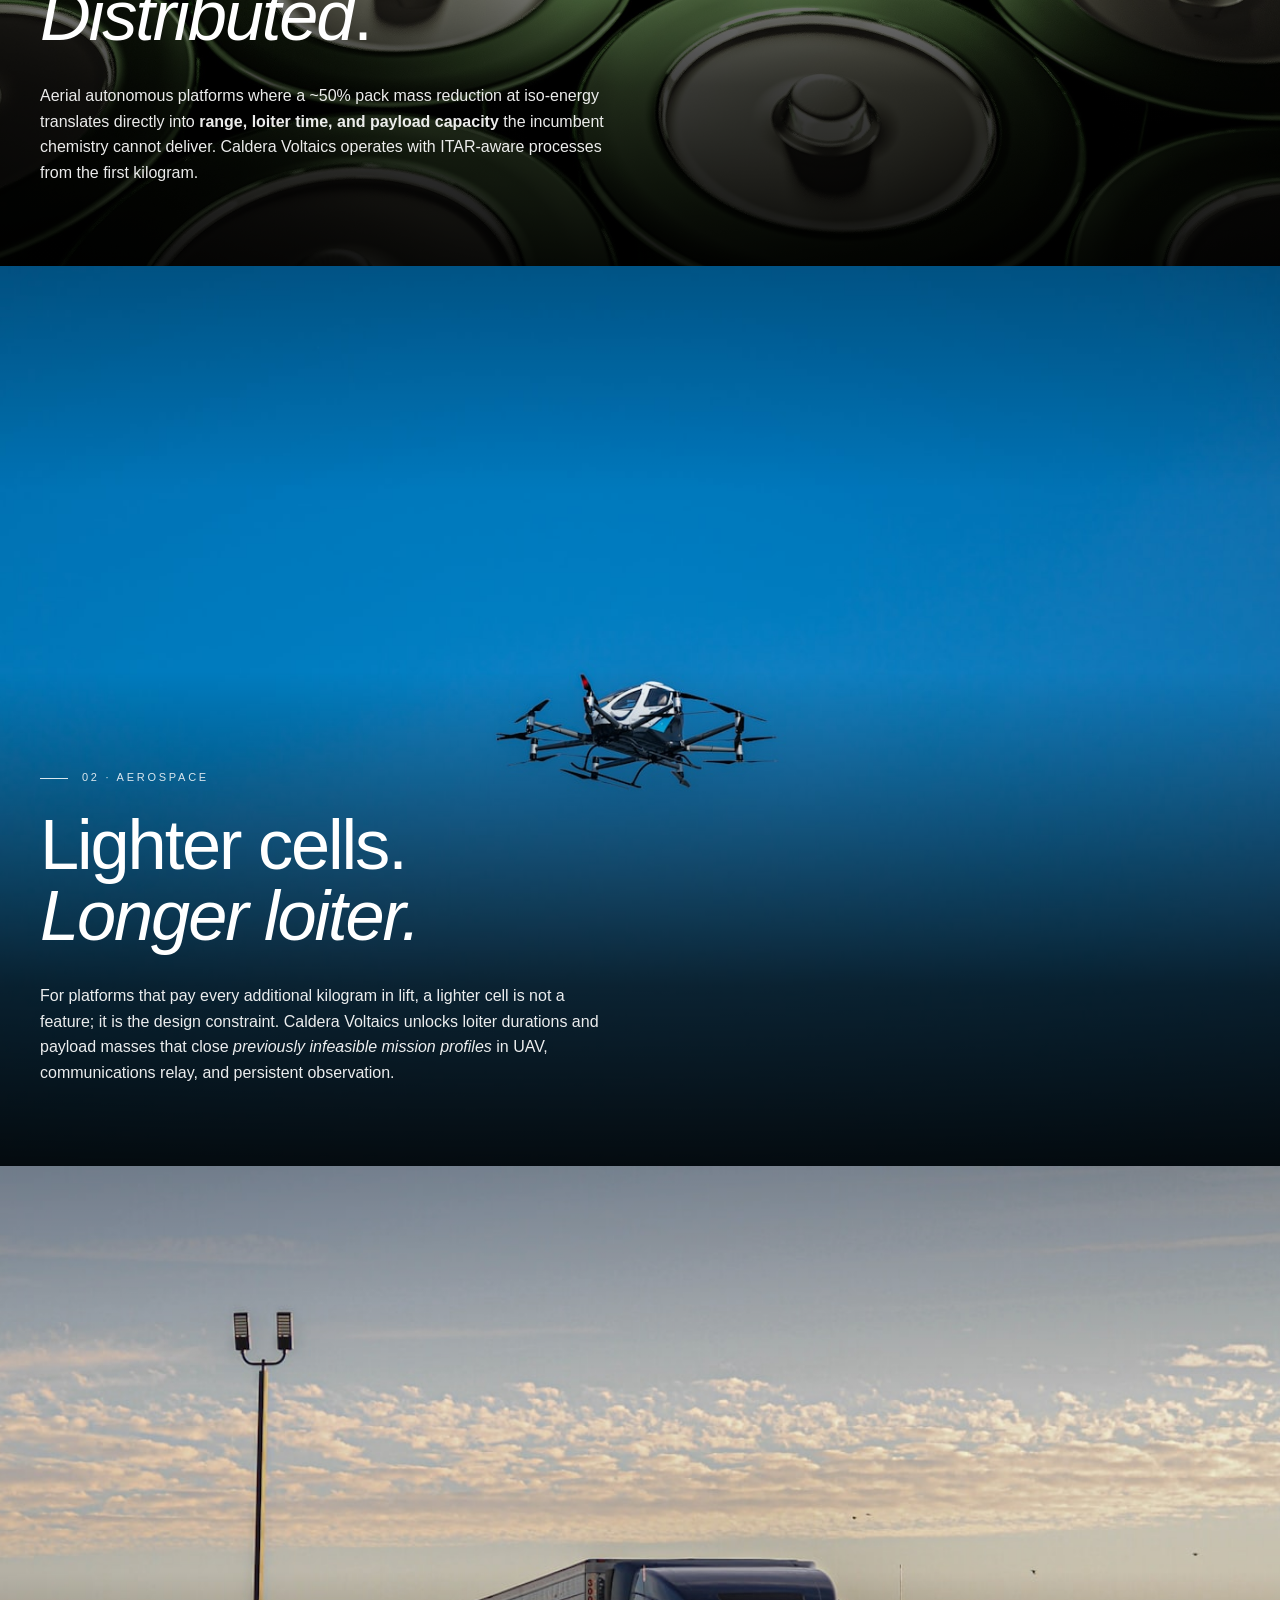
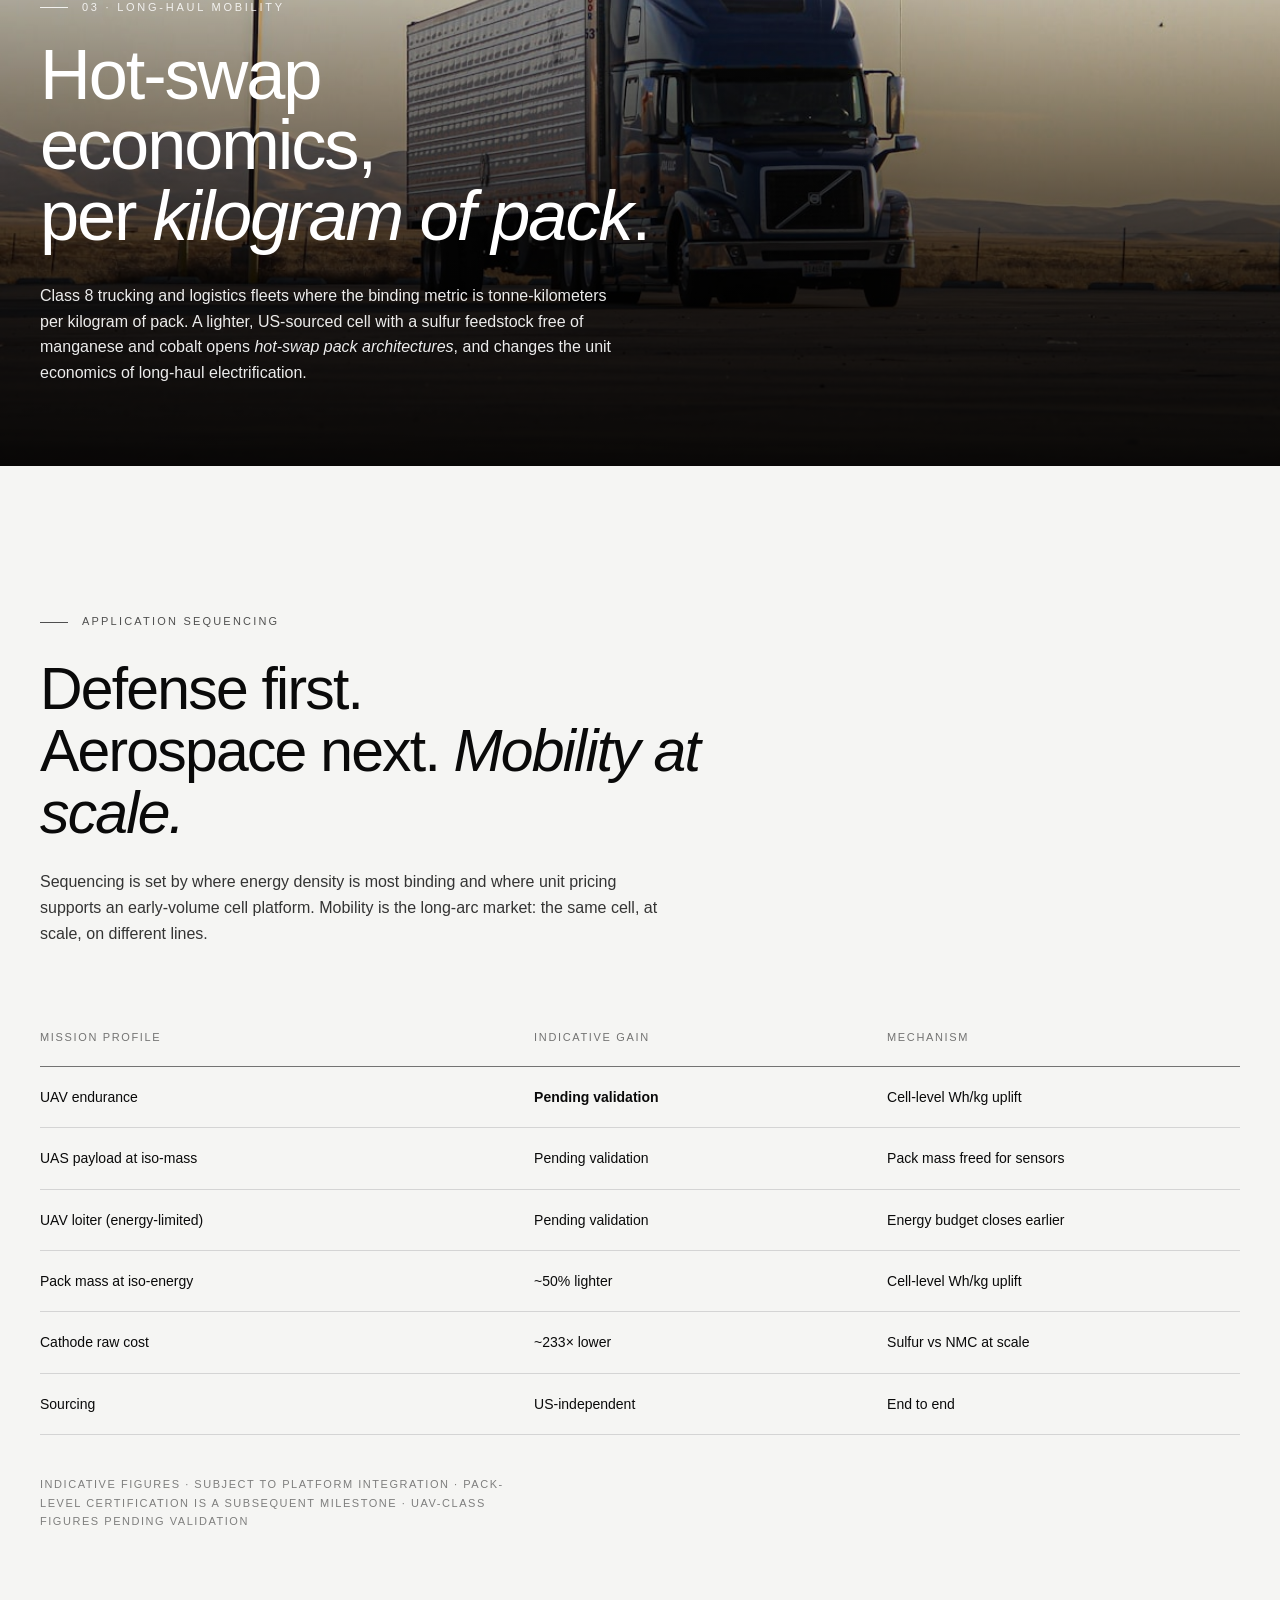
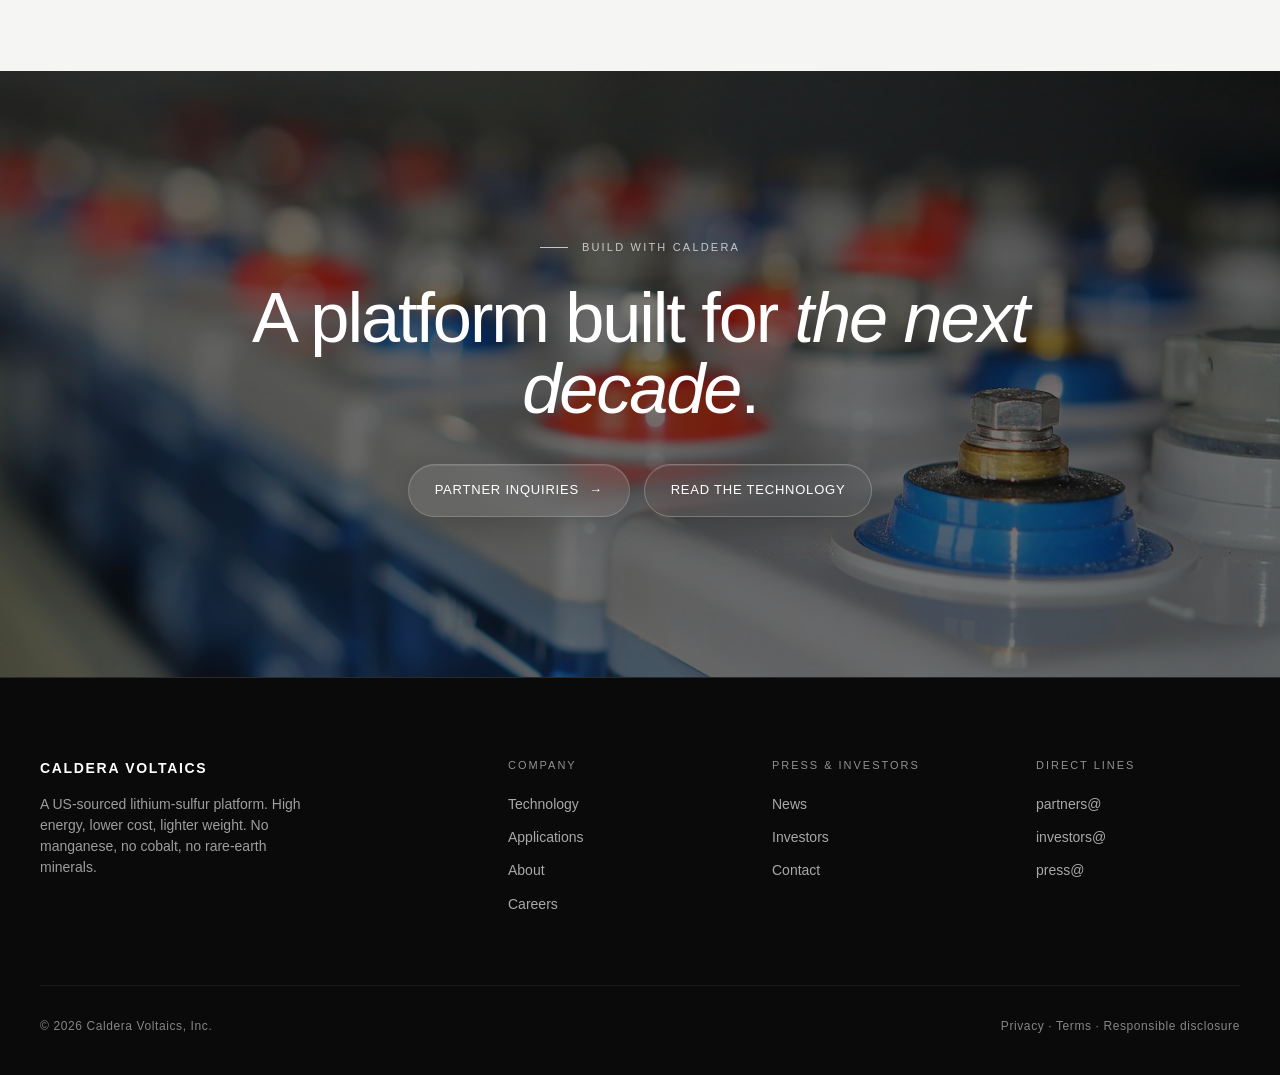
<file: applications.html>
<!DOCTYPE html>
<html lang="en">
<head>
<meta charset="UTF-8">
<meta name="viewport" content="width=device-width, initial-scale=1.0">
<title>Applications | Caldera Voltaics</title>
<link rel="stylesheet" href="css/style.css">
</head>
<body>

<!-- ============ NAV ============ -->
<nav class="nav">
  <a href="index.html" class="nav__brand">CALDERA <span>VOLTAICS</span></a>
  <ul class="nav__links">
    <li><a href="index.html">Home</a></li>
    <li><a href="technology.html">Technology</a></li>
    <li><a href="applications.html" class="active">Applications</a></li>
    <li><a href="about.html">About</a></li>
    <li><a href="news.html">News</a></li>
    <li><a href="careers.html">Careers</a></li>
  </ul>
  <div class="nav__right">
    <span class="nav__clock">Laurel, MD · <span id="clock">00:00</span></span>
    <a href="contact.html" class="nav__cta">Contact</a>
    <a href="investors.html" class="nav__cta nav__cta--solid">Investors</a>
  </div>
  <button class="nav__toggle" type="button" aria-label="Toggle menu" aria-controls="nav-drawer" aria-expanded="false"><span></span><span></span><span></span></button>
</nav>

<!-- ============ MOBILE DRAWER ============ -->
<div class="nav__drawer" id="nav-drawer">
  <a href="index.html">Home</a>
  <a href="technology.html">Technology</a>
  <a href="applications.html">Applications</a>
  <a href="about.html">About</a>
  <a href="news.html">News</a>
  <a href="careers.html">Careers</a>
  <a href="contact.html">Contact</a>
  <a href="investors.html">Investors</a>
</div>

<!-- ============ SUBHERO ============ -->
<section class="subhero">
  <div class="subhero__sticky">
    <div class="subhero__media">
      <img class="mono hero-img" src="assets/images/mitch-nielsen-pWtNPCpvVA8-unsplash.jpeg" alt="A civilian quadcopter drone with a stabilized camera gimbal in flight against blue sky and distant snow-capped mountains">
    </div>
    <div class="subhero__overlay"></div>
    <div class="subhero__shade"></div>
    <div class="subhero__stamp">
      <span>§ Applications</span>
      <span>Three classes · sequenced</span>
    </div>
    <div class="subhero__inner">
      <div class="hero__eyebrow">Where energy density is the binding constraint</div>
      <h1 class="subhero__h">Where Wh/kg<br>decides the <em>mission</em>.</h1>
      <p class="subhero__lede">Caldera targets three application classes in deliberate sequence: <em>defense, aerospace, and long-haul mobility.</em> Each is a market where energy density at the cell decides whether the platform is feasible at all.</p>
    </div>
  </div>
</section>

<!-- ============ DEFENSE ============ -->
<section class="act-full">
  <div class="act-full__media">
    <img class="mono" src="assets/images/getty-images-firtydgLw28-unsplash.jpeg" alt="Rows of cylindrical battery cells on a production line">
  </div>
  <div class="act-full__shade"></div>
  <div class="act-full__content">
    <div class="act-full__num">01 · Defense</div>
    <h2 class="act-full__h">Airborne.<br>Autonomous. <em>Distributed</em>.</h2>
    <p class="act-full__body">Aerial autonomous platforms where a ~50% pack mass reduction at iso-energy translates directly into <strong>range, loiter time, and payload capacity</strong> the incumbent chemistry cannot deliver. Caldera Voltaics operates with ITAR-aware processes from the first kilogram.</p>
  </div>
</section>

<!-- ============ AEROSPACE ============ -->
<section class="act-full">
  <div class="act-full__media">
    <img class="mono" src="assets/images/declan-sun-DEsUXRRznQ-unsplash.jpeg" alt="A civilian eVTOL multicopter aircraft flying mid-air against a clear blue sky">
  </div>
  <div class="act-full__shade"></div>
  <div class="act-full__content">
    <div class="act-full__num">02 · Aerospace</div>
    <h2 class="act-full__h">Lighter cells.<br><em>Longer loiter.</em></h2>
    <p class="act-full__body">For platforms that pay every additional kilogram in lift, a lighter cell is not a feature; it is the design constraint. Caldera Voltaics unlocks loiter durations and payload masses that close <em>previously infeasible mission profiles</em> in UAV, communications relay, and persistent observation.</p>
  </div>
</section>

<!-- ============ MOBILITY ============ -->
<section class="act-full">
  <div class="act-full__media">
    <img class="mono" src="assets/images/sander-yigin-ki19VJAGh6w-unsplash.jpeg" alt="A blue Volvo class 8 semi-truck parked at a transit lot during golden hour, with distant western US mountains behind">
  </div>
  <div class="act-full__shade"></div>
  <div class="act-full__content">
    <div class="act-full__num">03 · Long-haul mobility</div>
    <h2 class="act-full__h">Hot-swap economics,<br>per <em>kilogram of pack</em>.</h2>
    <p class="act-full__body">Class&nbsp;8 trucking and logistics fleets where the binding metric is tonne-kilometers per kilogram of pack. A lighter, US-sourced cell with a sulfur feedstock free of manganese and cobalt opens <em>hot-swap pack architectures</em>, and changes the unit economics of long-haul electrification.</p>
  </div>
</section>

<!-- ============ SEQUENCING ============ -->
<section class="section section--paper">
  <div class="section__inner">
    <div class="section__head">
      <div class="eyebrow">Application sequencing</div>
      <h2 class="section__h">Defense first.<br>Aerospace next. <em>Mobility at scale.</em></h2>
      <p class="section__sub">Sequencing is set by where energy density is most binding and where unit pricing supports an early-volume cell platform. Mobility is the long-arc market: the same cell, at scale, on different lines.</p>
    </div>

    <div class="matrix">
      <div class="matrix__row matrix__row--head">
        <div>Mission profile</div>
        <div>Indicative gain</div>
        <div>Mechanism</div>
      </div>
      <div class="matrix__row">
        <div>UAV endurance</div>
        <div class="tl">Pending validation</div>
        <div>Cell-level Wh/kg uplift</div>
      </div>
      <div class="matrix__row">
        <div>UAS payload at iso-mass</div>
        <div>Pending validation</div>
        <div>Pack mass freed for sensors</div>
      </div>
      <div class="matrix__row">
        <div>UAV loiter (energy-limited)</div>
        <div>Pending validation</div>
        <div>Energy budget closes earlier</div>
      </div>
      <div class="matrix__row">
        <div>Pack mass at iso-energy</div>
        <div>~50% lighter</div>
        <div>Cell-level Wh/kg uplift</div>
      </div>
      <div class="matrix__row">
        <div>Cathode raw cost</div>
        <div>~233× lower</div>
        <div>Sulfur vs NMC at scale</div>
      </div>
      <div class="matrix__row">
        <div>Sourcing</div>
        <div>US-independent</div>
        <div>End to end</div>
      </div>
    </div>

    <p class="footnote">Indicative figures · subject to platform integration · pack-level certification is a subsequent milestone · UAV-class figures pending validation</p>
  </div>
</section>

<!-- ============ CTA STRIP ============ -->
<section class="cta-strip">
  <div class="cta-strip__bg">
    <img class="mono" src="assets/images/vanya-smythe-CH7kRmyBQ4I-unsplash.jpeg" alt="">
  </div>
  <div class="cta-strip__inner">
    <div class="eyebrow" style="justify-content:center;">Build with Caldera</div>
    <h2 class="cta-strip__h">A platform built for <em>the next decade</em>.</h2>
    <div class="cta-strip__ctas">
      <a href="contact.html" class="btn">Partner inquiries <span class="btn__arrow">→</span></a>
      <a href="technology.html" class="btn btn--ghost">Read the technology</a>
    </div>
  </div>
</section>

<!-- ============ FOOTER ============ -->
<footer>
  <div class="footer__inner">
    <div>
      <div class="footer__brand">CALDERA VOLTAICS</div>
      <p class="footer__tag">A US-sourced lithium-sulfur platform. High energy, lower cost, lighter weight. No manganese, no cobalt, no rare-earth minerals.</p>
    </div>
    <div class="footer__col">
      <div class="footer__col-h">Company</div>
      <ul>
        <li><a href="technology.html">Technology</a></li>
        <li><a href="applications.html">Applications</a></li>
        <li><a href="about.html">About</a></li>
        <li><a href="careers.html">Careers</a></li>
      </ul>
    </div>
    <div class="footer__col">
      <div class="footer__col-h">Press &amp; Investors</div>
      <ul>
        <li><a href="news.html">News</a></li>
        <li><a href="investors.html">Investors</a></li>
        <li><a href="contact.html">Contact</a></li>
      </ul>
    </div>
    <div class="footer__col">
      <div class="footer__col-h">Direct lines</div>
      <ul>
        <li><a href="mailto:partners@calderavoltaics.com">partners@</a></li>
        <li><a href="mailto:investors@calderavoltaics.com">investors@</a></li>
        <li><a href="mailto:press@calderavoltaics.com">press@</a></li>
      </ul>
    </div>
  </div>
  <div class="footer__bottom">
    <div>© 2026 Caldera Voltaics, Inc.</div>
    <div>Privacy · Terms · Responsible disclosure</div>
  </div>
</footer>

<script src="js/script.js"></script>

</body>
</html>
</file>
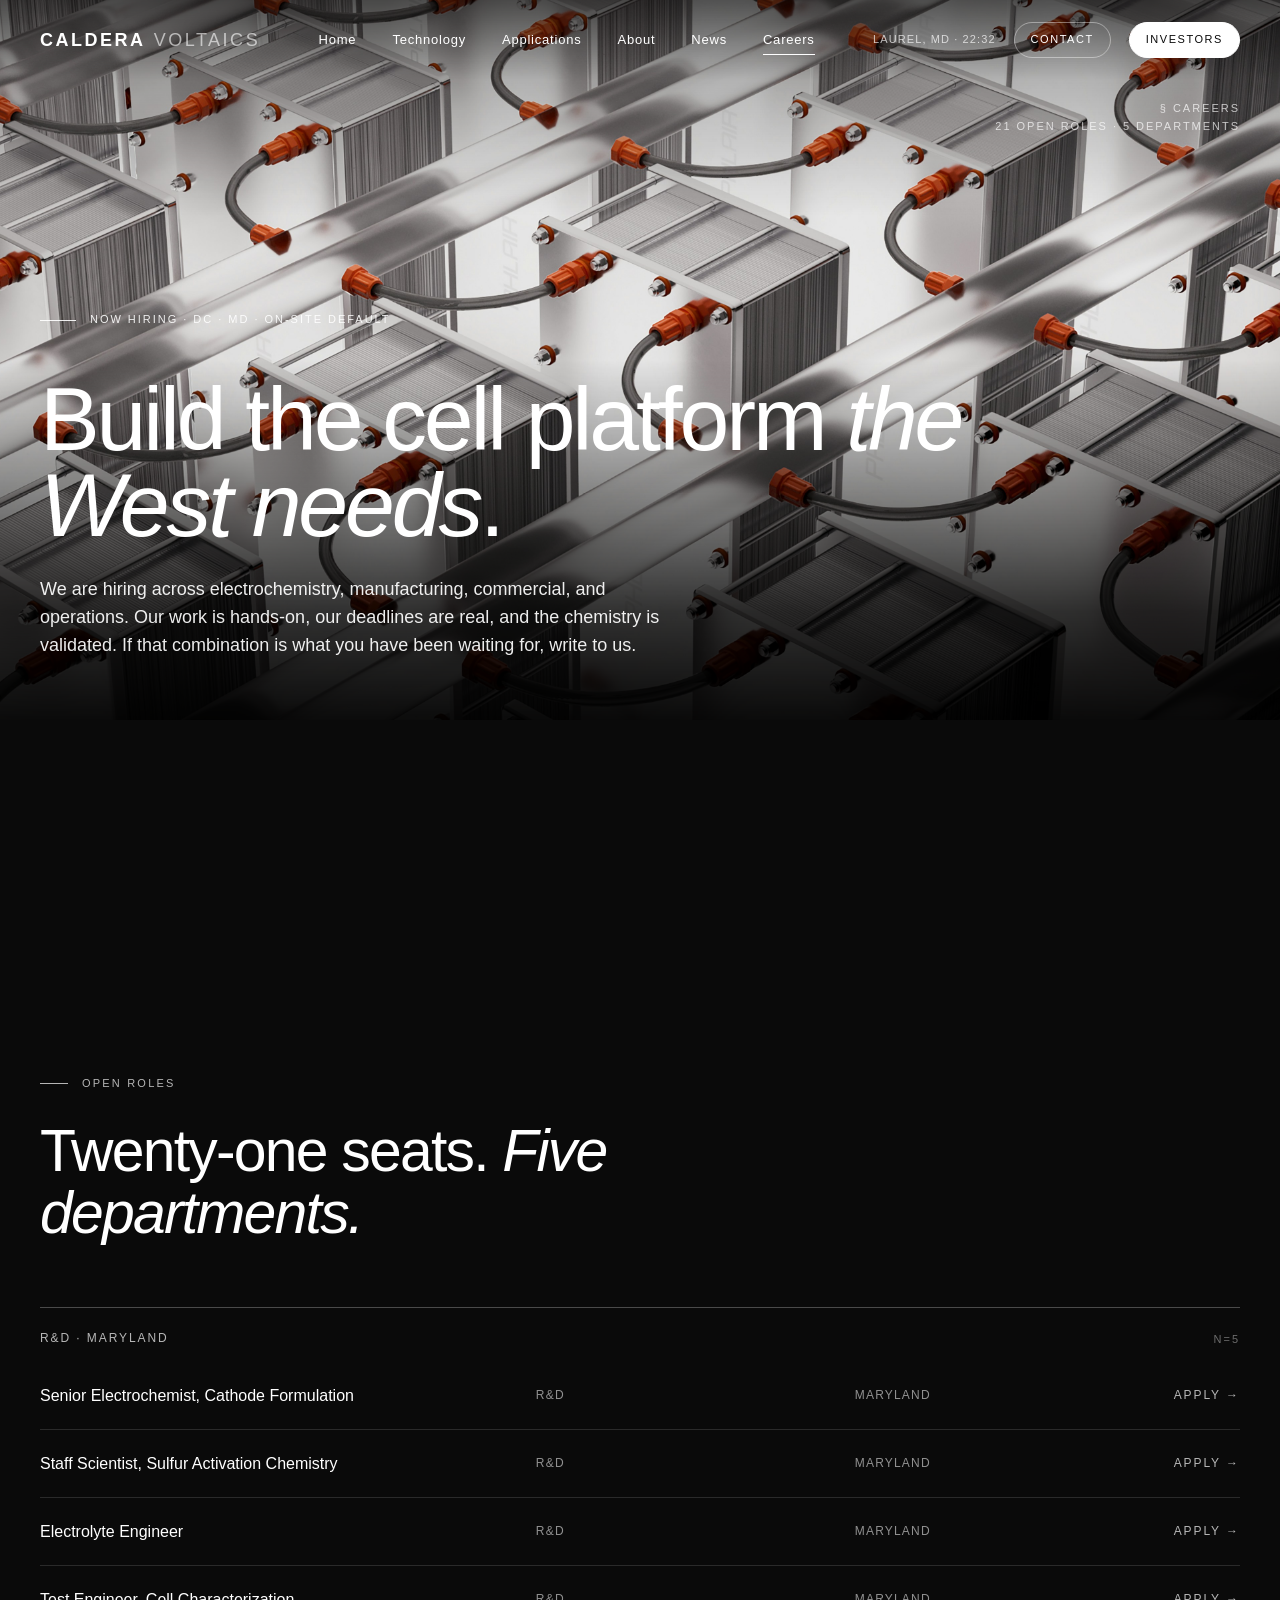
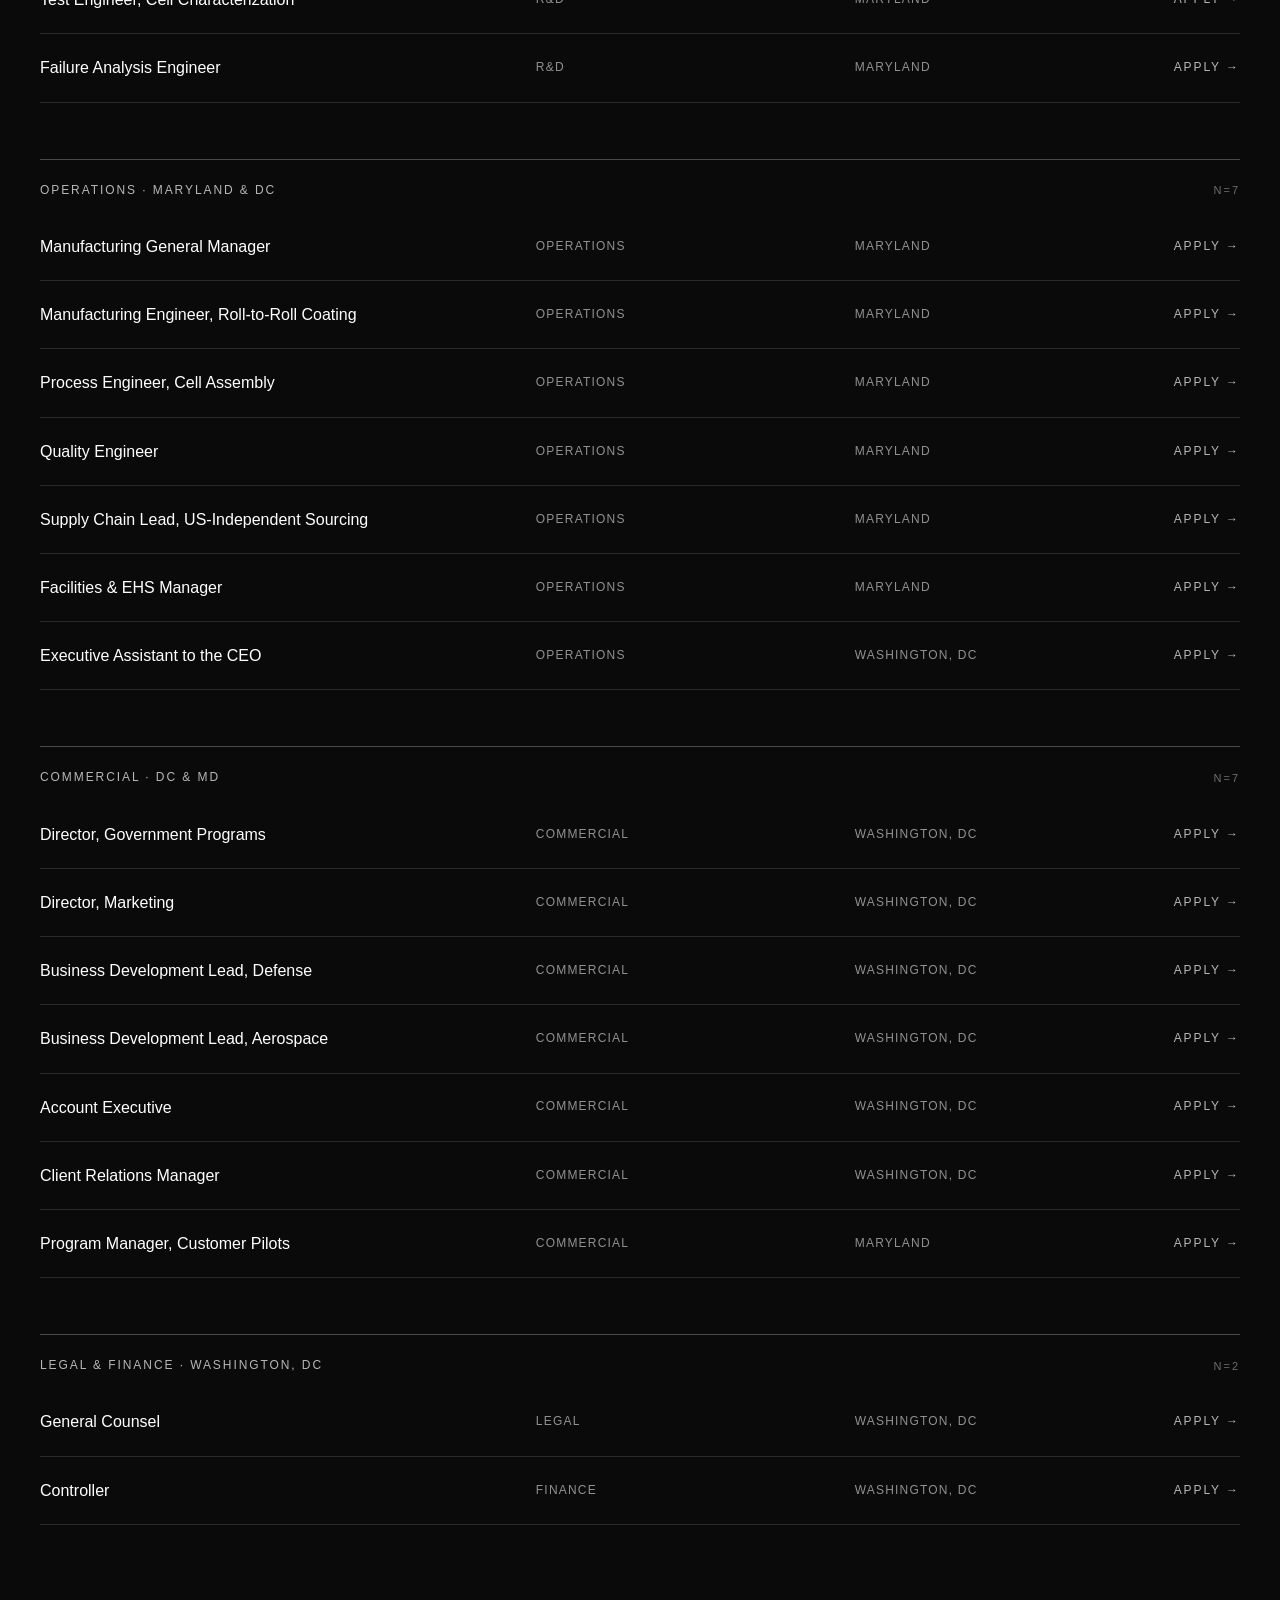
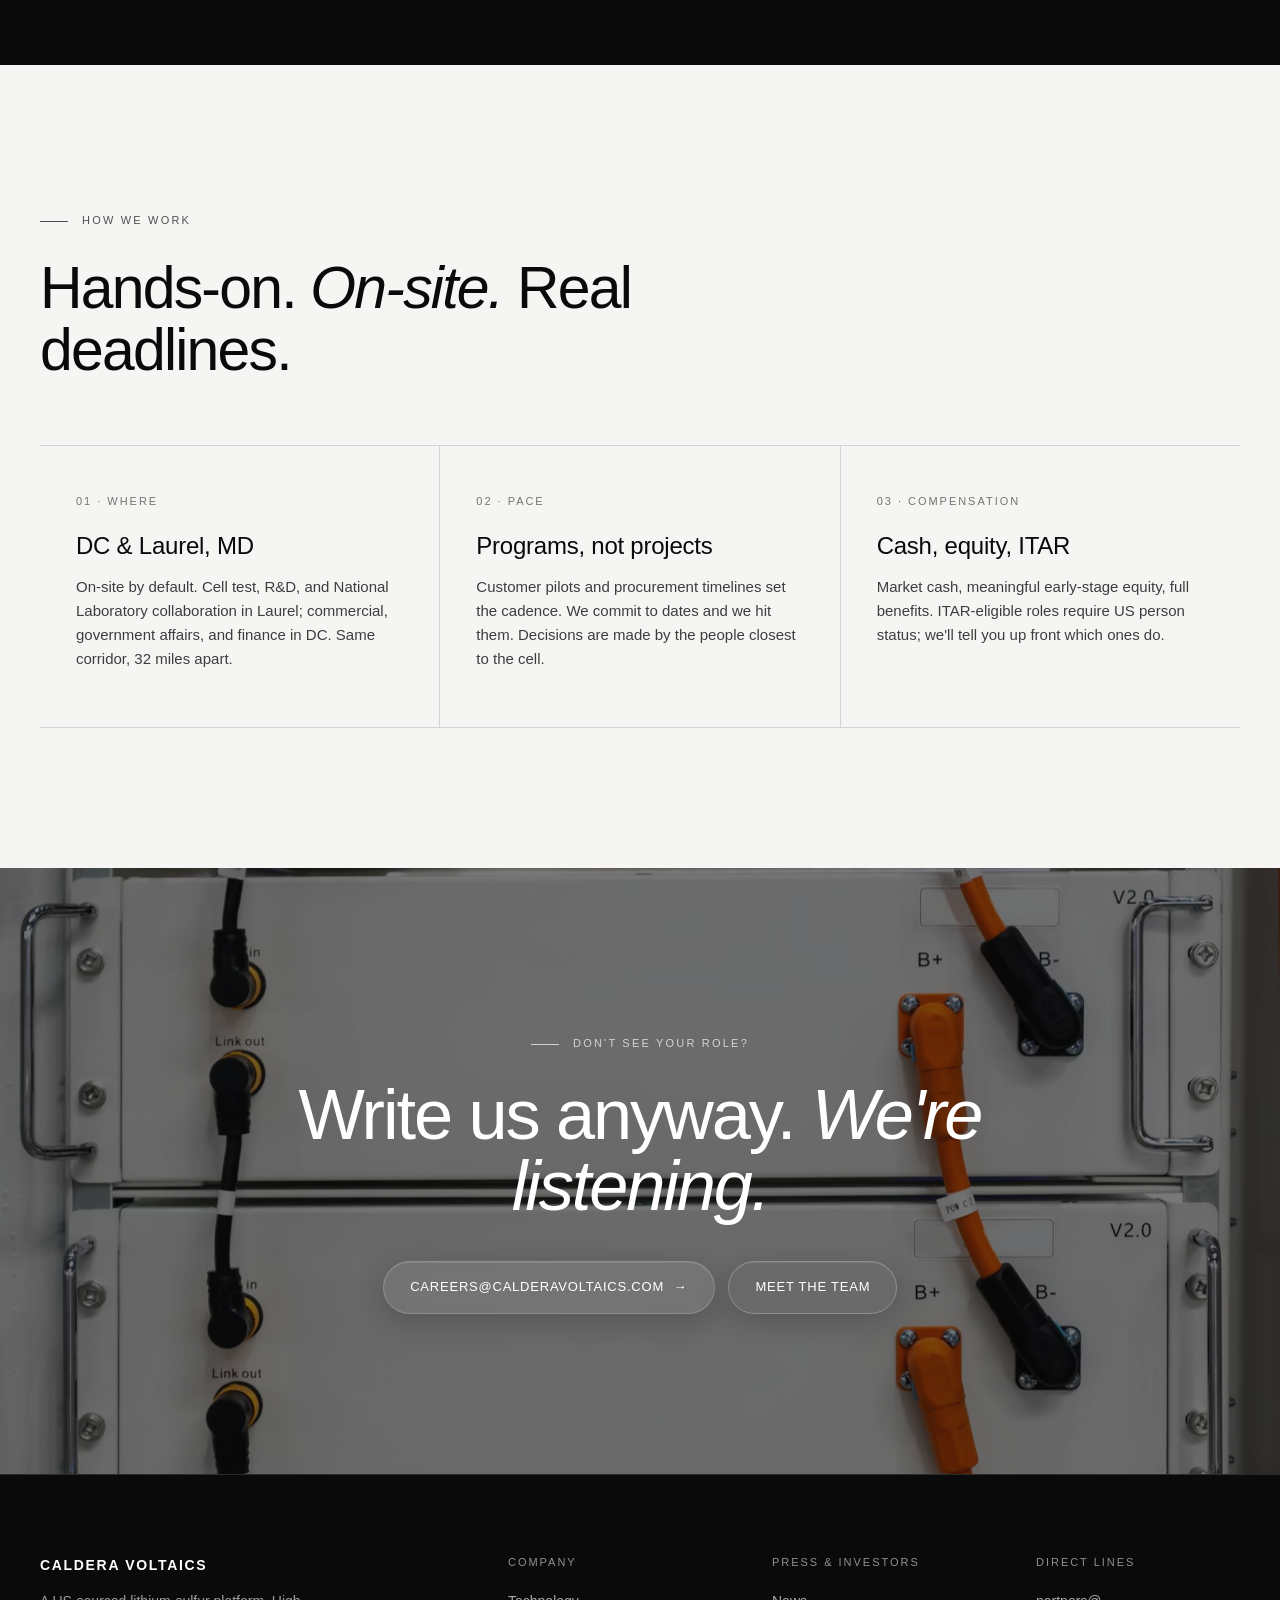
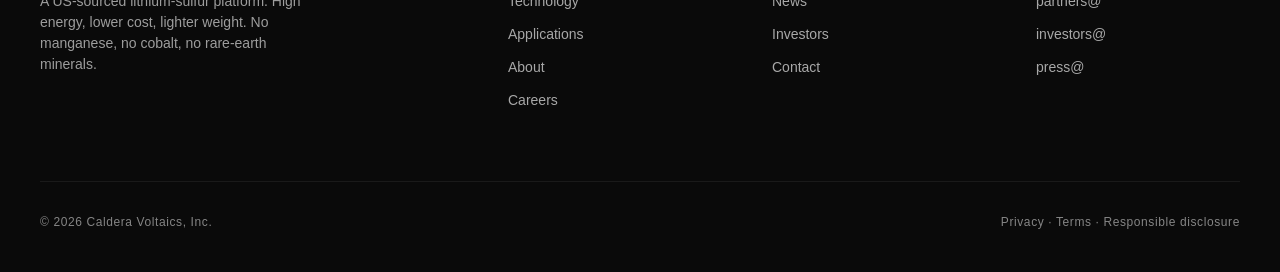
<file: careers.html>
<!DOCTYPE html>
<html lang="en">
<head>
<meta charset="UTF-8">
<meta name="viewport" content="width=device-width, initial-scale=1.0">
<title>Careers | Caldera Voltaics</title>
<link rel="stylesheet" href="css/style.css">
</head>
<body>

<!-- ============ NAV ============ -->
<nav class="nav">
  <a href="index.html" class="nav__brand">CALDERA <span>VOLTAICS</span></a>
  <ul class="nav__links">
    <li><a href="index.html">Home</a></li>
    <li><a href="technology.html">Technology</a></li>
    <li><a href="applications.html">Applications</a></li>
    <li><a href="about.html">About</a></li>
    <li><a href="news.html">News</a></li>
    <li><a href="careers.html" class="active">Careers</a></li>
  </ul>
  <div class="nav__right">
    <span class="nav__clock">Laurel, MD · <span id="clock">00:00</span></span>
    <a href="contact.html" class="nav__cta">Contact</a>
    <a href="investors.html" class="nav__cta nav__cta--solid">Investors</a>
  </div>
  <button class="nav__toggle" type="button" aria-label="Toggle menu" aria-controls="nav-drawer" aria-expanded="false"><span></span><span></span><span></span></button>
</nav>

<!-- ============ MOBILE DRAWER ============ -->
<div class="nav__drawer" id="nav-drawer">
  <a href="index.html">Home</a>
  <a href="technology.html">Technology</a>
  <a href="applications.html">Applications</a>
  <a href="about.html">About</a>
  <a href="news.html">News</a>
  <a href="careers.html">Careers</a>
  <a href="contact.html">Contact</a>
  <a href="investors.html">Investors</a>
</div>

<!-- ============ SUBHERO ============ -->
<section class="subhero">
  <div class="subhero__sticky">
    <div class="subhero__media">
      <img class="mono hero-img" src="assets/images/phlair-3lyx_HdvbBA-unsplash.jpeg" alt="An array of modular battery cells in a manufacturing facility">
    </div>
    <div class="subhero__overlay"></div>
    <div class="subhero__shade"></div>
    <div class="subhero__stamp">
      <span>§ Careers</span>
      <span>21 open roles · 5 departments</span>
    </div>
    <div class="subhero__inner">
      <div class="hero__eyebrow">Now hiring · DC · MD · On-site default</div>
      <h1 class="subhero__h">Build the cell platform <em>the West needs</em>.</h1>
      <p class="subhero__lede">We are hiring across electrochemistry, manufacturing, commercial, and operations. Our work is hands-on, our deadlines are real, and the chemistry is validated. <strong>If that combination is what you have been waiting for, write to us.</strong></p>
    </div>
  </div>
</section>

<!-- ============ OPEN ROLES ============ -->
<section class="section">
  <div class="section__inner">
    <div class="section__head">
      <div class="eyebrow">Open roles</div>
      <h2 class="section__h">Twenty-one seats. <em>Five departments.</em></h2>
    </div>

    <div class="dept-row">
      <span class="dept-row__lbl">R&amp;D · Maryland</span>
      <span class="dept-row__count">N=5</span>
    </div>
    <div class="jobs">
      <a class="job" href="contact.html">
        <div class="job__title">Senior Electrochemist, Cathode Formulation</div>
        <div class="job__dept">R&amp;D</div>
        <div class="job__loc">Maryland</div>
        <div class="job__arr">Apply →</div>
      </a>
      <a class="job" href="contact.html">
        <div class="job__title">Staff Scientist, Sulfur Activation Chemistry</div>
        <div class="job__dept">R&amp;D</div>
        <div class="job__loc">Maryland</div>
        <div class="job__arr">Apply →</div>
      </a>
      <a class="job" href="contact.html">
        <div class="job__title">Electrolyte Engineer</div>
        <div class="job__dept">R&amp;D</div>
        <div class="job__loc">Maryland</div>
        <div class="job__arr">Apply →</div>
      </a>
      <a class="job" href="contact.html">
        <div class="job__title">Test Engineer, Cell Characterization</div>
        <div class="job__dept">R&amp;D</div>
        <div class="job__loc">Maryland</div>
        <div class="job__arr">Apply →</div>
      </a>
      <a class="job" href="contact.html">
        <div class="job__title">Failure Analysis Engineer</div>
        <div class="job__dept">R&amp;D</div>
        <div class="job__loc">Maryland</div>
        <div class="job__arr">Apply →</div>
      </a>
    </div>

    <div class="dept-row">
      <span class="dept-row__lbl">Operations · Maryland &amp; DC</span>
      <span class="dept-row__count">N=7</span>
    </div>
    <div class="jobs">
      <a class="job" href="contact.html">
        <div class="job__title">Manufacturing General Manager</div>
        <div class="job__dept">Operations</div>
        <div class="job__loc">Maryland</div>
        <div class="job__arr">Apply →</div>
      </a>
      <a class="job" href="contact.html">
        <div class="job__title">Manufacturing Engineer, Roll-to-Roll Coating</div>
        <div class="job__dept">Operations</div>
        <div class="job__loc">Maryland</div>
        <div class="job__arr">Apply →</div>
      </a>
      <a class="job" href="contact.html">
        <div class="job__title">Process Engineer, Cell Assembly</div>
        <div class="job__dept">Operations</div>
        <div class="job__loc">Maryland</div>
        <div class="job__arr">Apply →</div>
      </a>
      <a class="job" href="contact.html">
        <div class="job__title">Quality Engineer</div>
        <div class="job__dept">Operations</div>
        <div class="job__loc">Maryland</div>
        <div class="job__arr">Apply →</div>
      </a>
      <a class="job" href="contact.html">
        <div class="job__title">Supply Chain Lead, US-Independent Sourcing</div>
        <div class="job__dept">Operations</div>
        <div class="job__loc">Maryland</div>
        <div class="job__arr">Apply →</div>
      </a>
      <a class="job" href="contact.html">
        <div class="job__title">Facilities &amp; EHS Manager</div>
        <div class="job__dept">Operations</div>
        <div class="job__loc">Maryland</div>
        <div class="job__arr">Apply →</div>
      </a>
      <a class="job" href="contact.html">
        <div class="job__title">Executive Assistant to the CEO</div>
        <div class="job__dept">Operations</div>
        <div class="job__loc">Washington, DC</div>
        <div class="job__arr">Apply →</div>
      </a>
    </div>

    <div class="dept-row">
      <span class="dept-row__lbl">Commercial · DC &amp; MD</span>
      <span class="dept-row__count">N=7</span>
    </div>
    <div class="jobs">
      <a class="job" href="contact.html">
        <div class="job__title">Director, Government Programs</div>
        <div class="job__dept">Commercial</div>
        <div class="job__loc">Washington, DC</div>
        <div class="job__arr">Apply →</div>
      </a>
      <a class="job" href="contact.html">
        <div class="job__title">Director, Marketing</div>
        <div class="job__dept">Commercial</div>
        <div class="job__loc">Washington, DC</div>
        <div class="job__arr">Apply →</div>
      </a>
      <a class="job" href="contact.html">
        <div class="job__title">Business Development Lead, Defense</div>
        <div class="job__dept">Commercial</div>
        <div class="job__loc">Washington, DC</div>
        <div class="job__arr">Apply →</div>
      </a>
      <a class="job" href="contact.html">
        <div class="job__title">Business Development Lead, Aerospace</div>
        <div class="job__dept">Commercial</div>
        <div class="job__loc">Washington, DC</div>
        <div class="job__arr">Apply →</div>
      </a>
      <a class="job" href="contact.html">
        <div class="job__title">Account Executive</div>
        <div class="job__dept">Commercial</div>
        <div class="job__loc">Washington, DC</div>
        <div class="job__arr">Apply →</div>
      </a>
      <a class="job" href="contact.html">
        <div class="job__title">Client Relations Manager</div>
        <div class="job__dept">Commercial</div>
        <div class="job__loc">Washington, DC</div>
        <div class="job__arr">Apply →</div>
      </a>
      <a class="job" href="contact.html">
        <div class="job__title">Program Manager, Customer Pilots</div>
        <div class="job__dept">Commercial</div>
        <div class="job__loc">Maryland</div>
        <div class="job__arr">Apply →</div>
      </a>
    </div>

    <div class="dept-row">
      <span class="dept-row__lbl">Legal &amp; Finance · Washington, DC</span>
      <span class="dept-row__count">N=2</span>
    </div>
    <div class="jobs">
      <a class="job" href="contact.html">
        <div class="job__title">General Counsel</div>
        <div class="job__dept">Legal</div>
        <div class="job__loc">Washington, DC</div>
        <div class="job__arr">Apply →</div>
      </a>
      <a class="job" href="contact.html">
        <div class="job__title">Controller</div>
        <div class="job__dept">Finance</div>
        <div class="job__loc">Washington, DC</div>
        <div class="job__arr">Apply →</div>
      </a>
    </div>
  </div>
</section>

<!-- ============ HOW WE WORK ============ -->
<section class="section section--paper">
  <div class="section__inner">
    <div class="section__head">
      <div class="eyebrow">How we work</div>
      <h2 class="section__h">Hands-on. <em>On-site.</em> Real deadlines.</h2>
    </div>
    <div class="cards">
      <div class="card">
        <span class="card__ix">01 · Where</span>
        <h3 class="card__h">DC &amp; Laurel, MD</h3>
        <p class="card__body">On-site by default. Cell test, R&amp;D, and National Laboratory collaboration in Laurel; commercial, government affairs, and finance in DC. Same corridor, 32 miles apart.</p>
      </div>
      <div class="card">
        <span class="card__ix">02 · Pace</span>
        <h3 class="card__h">Programs, not projects</h3>
        <p class="card__body">Customer pilots and procurement timelines set the cadence. We commit to dates and we hit them. Decisions are made by the people closest to the cell.</p>
      </div>
      <div class="card">
        <span class="card__ix">03 · Compensation</span>
        <h3 class="card__h">Cash, equity, ITAR</h3>
        <p class="card__body">Market cash, meaningful early-stage equity, full benefits. ITAR-eligible roles require US person status; we'll tell you up front which ones do.</p>
      </div>
    </div>
  </div>
</section>

<!-- ============ CTA STRIP ============ -->
<section class="cta-strip">
  <div class="cta-strip__bg">
    <img class="mono" src="assets/images/getty-images-9sYK8ytjF5s-unsplash.jpeg" alt="">
  </div>
  <div class="cta-strip__inner">
    <div class="eyebrow" style="justify-content:center;">Don't see your role?</div>
    <h2 class="cta-strip__h">Write us anyway. <em>We're listening.</em></h2>
    <div class="cta-strip__ctas">
      <a href="mailto:careers@calderavoltaics.com" class="btn">careers@calderavoltaics.com <span class="btn__arrow">→</span></a>
      <a href="about.html" class="btn btn--ghost">Meet the team</a>
    </div>
  </div>
</section>

<!-- ============ FOOTER ============ -->
<footer>
  <div class="footer__inner">
    <div>
      <div class="footer__brand">CALDERA VOLTAICS</div>
      <p class="footer__tag">A US-sourced lithium-sulfur platform. High energy, lower cost, lighter weight. No manganese, no cobalt, no rare-earth minerals.</p>
    </div>
    <div class="footer__col">
      <div class="footer__col-h">Company</div>
      <ul>
        <li><a href="technology.html">Technology</a></li>
        <li><a href="applications.html">Applications</a></li>
        <li><a href="about.html">About</a></li>
        <li><a href="careers.html">Careers</a></li>
      </ul>
    </div>
    <div class="footer__col">
      <div class="footer__col-h">Press &amp; Investors</div>
      <ul>
        <li><a href="news.html">News</a></li>
        <li><a href="investors.html">Investors</a></li>
        <li><a href="contact.html">Contact</a></li>
      </ul>
    </div>
    <div class="footer__col">
      <div class="footer__col-h">Direct lines</div>
      <ul>
        <li><a href="mailto:partners@calderavoltaics.com">partners@</a></li>
        <li><a href="mailto:investors@calderavoltaics.com">investors@</a></li>
        <li><a href="mailto:press@calderavoltaics.com">press@</a></li>
      </ul>
    </div>
  </div>
  <div class="footer__bottom">
    <div>© 2026 Caldera Voltaics, Inc.</div>
    <div>Privacy · Terms · Responsible disclosure</div>
  </div>
</footer>

<script src="js/script.js"></script>

</body>
</html>
</file>
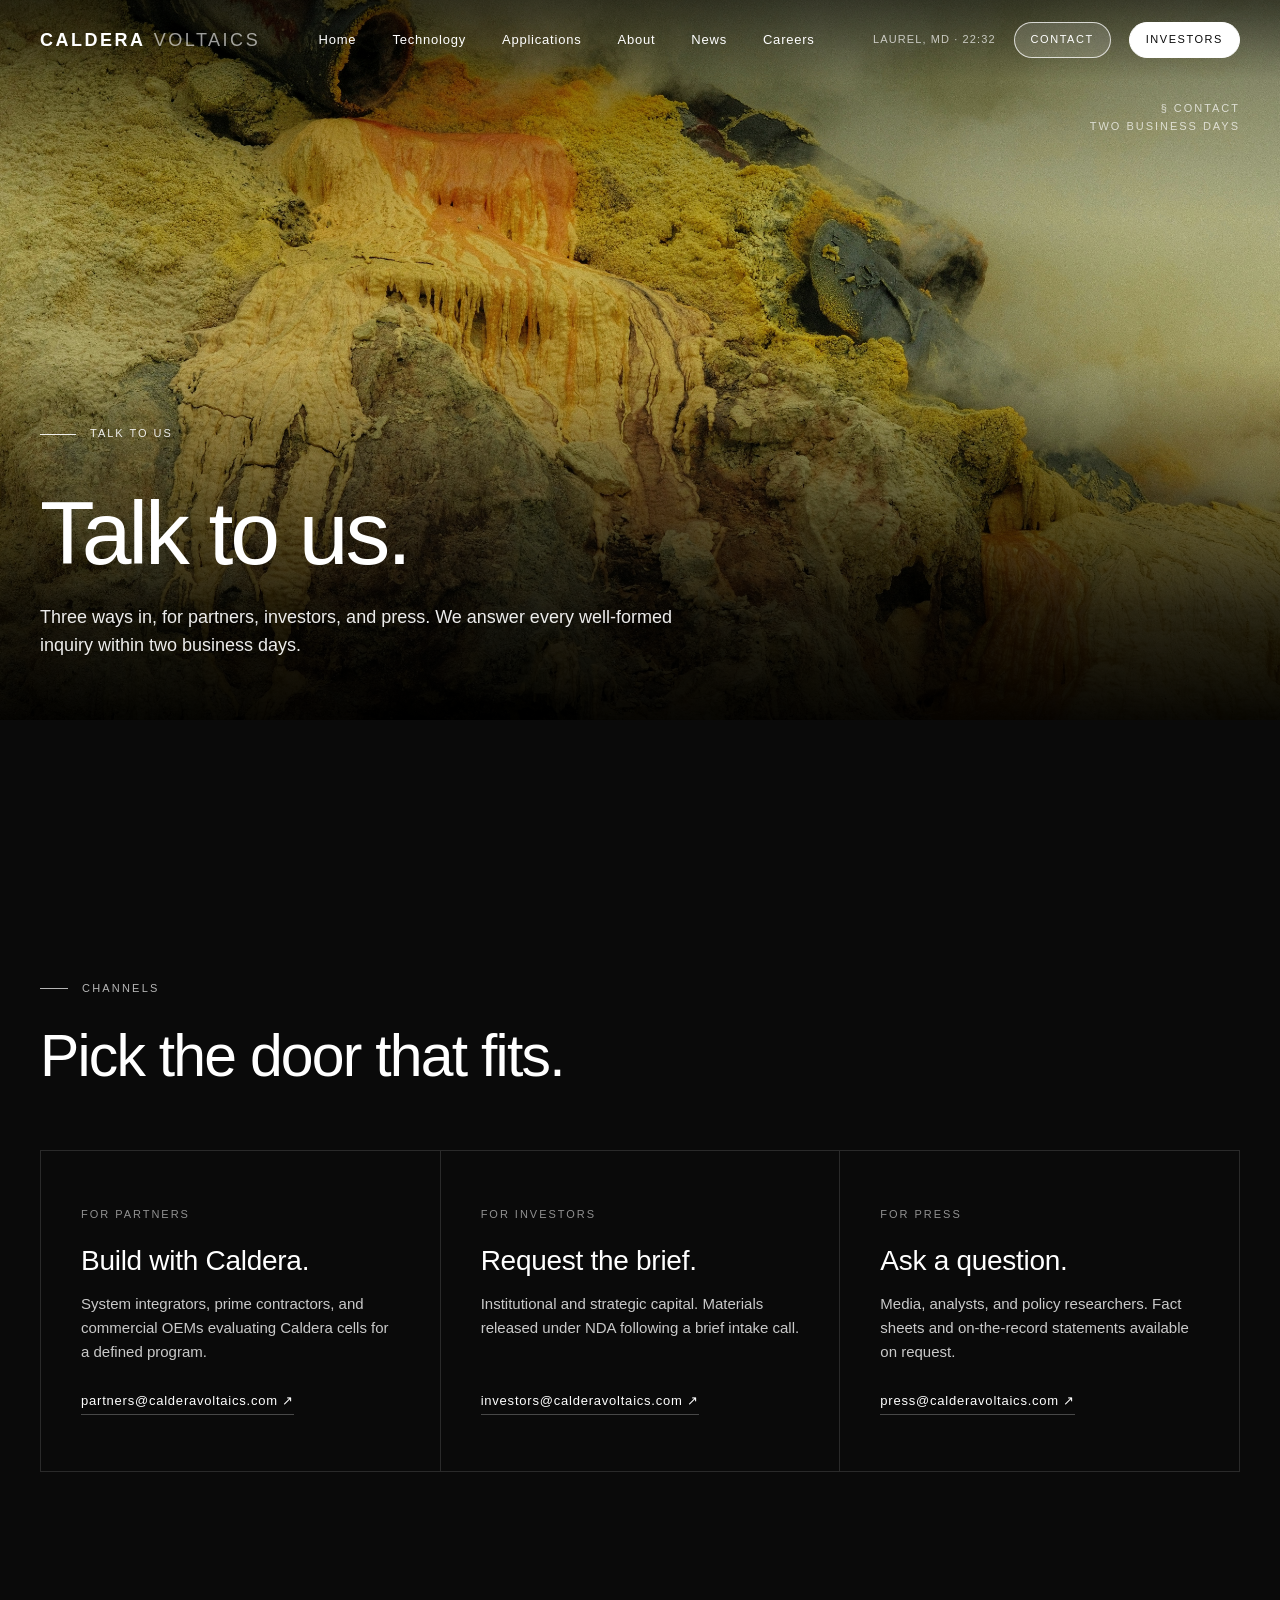
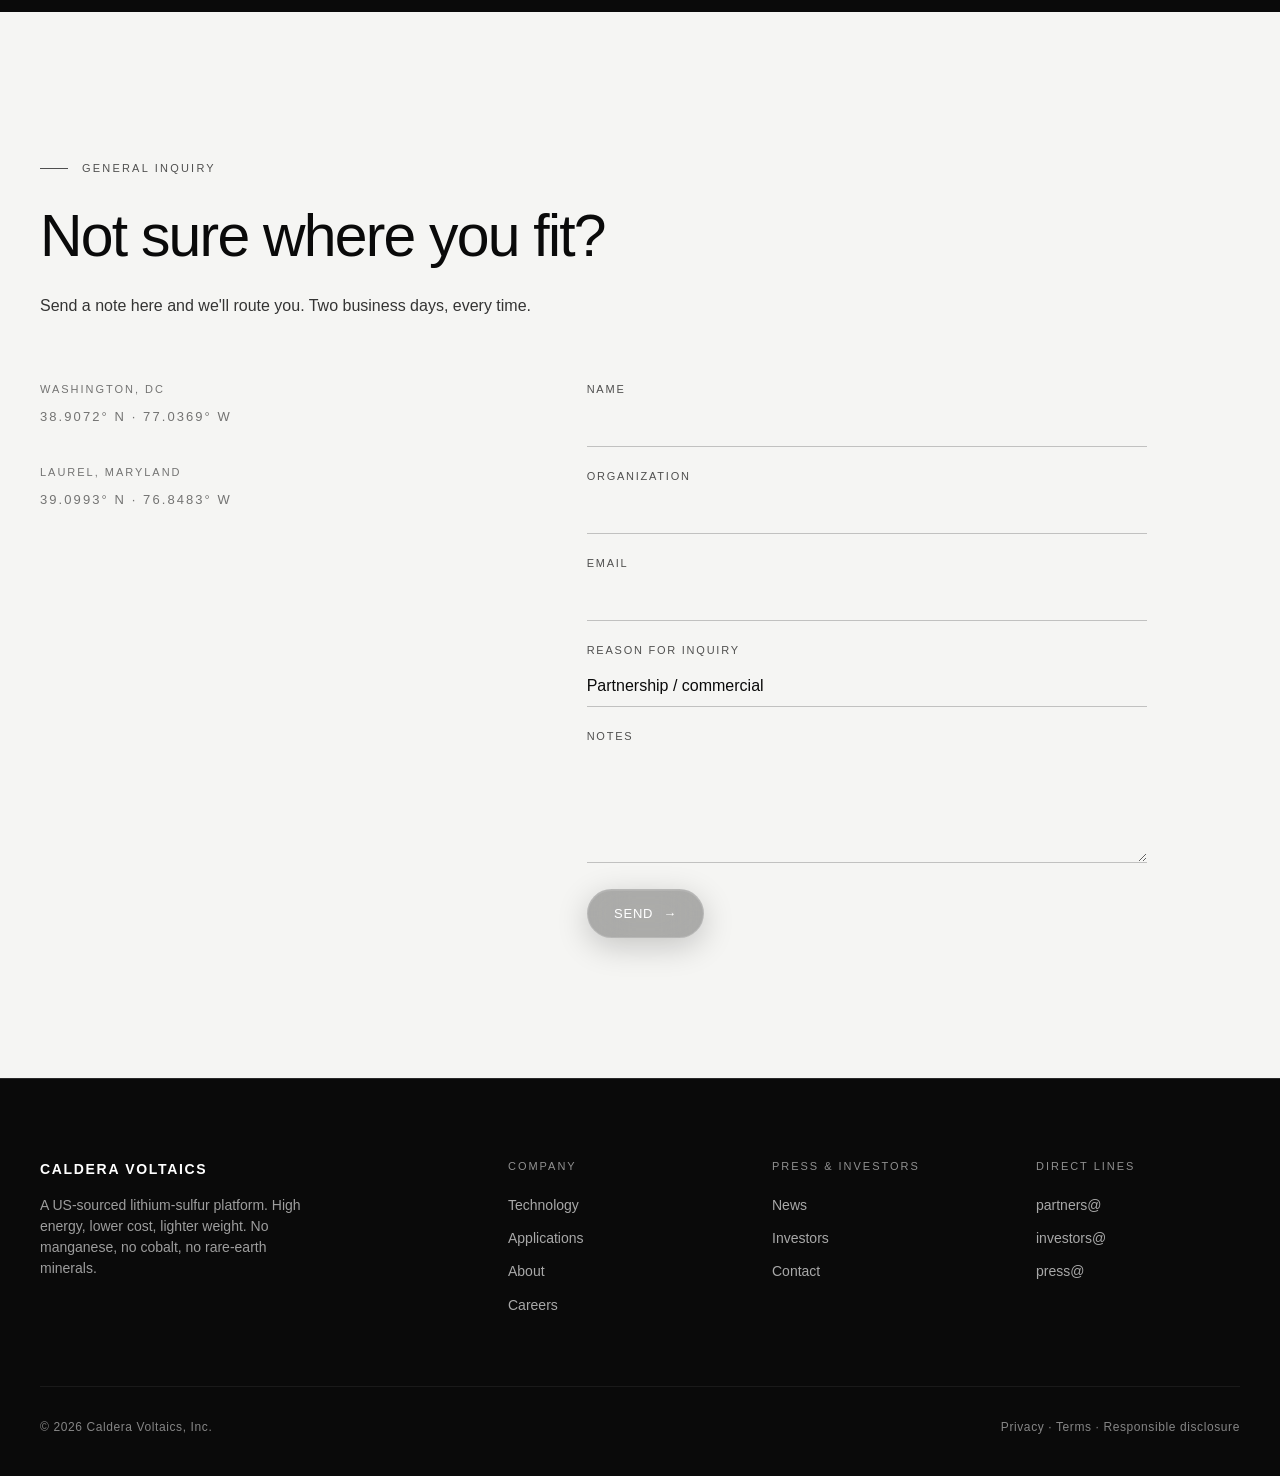
<file: contact.html>
<!DOCTYPE html>
<html lang="en">
<head>
<meta charset="UTF-8">
<meta name="viewport" content="width=device-width, initial-scale=1.0">
<title>Contact | Caldera Voltaics</title>
<link rel="stylesheet" href="css/style.css">
</head>
<body>

<!-- ============ NAV ============ -->
<nav class="nav">
  <a href="index.html" class="nav__brand">CALDERA <span>VOLTAICS</span></a>
  <ul class="nav__links">
    <li><a href="index.html">Home</a></li>
    <li><a href="technology.html">Technology</a></li>
    <li><a href="applications.html">Applications</a></li>
    <li><a href="about.html">About</a></li>
    <li><a href="news.html">News</a></li>
    <li><a href="careers.html">Careers</a></li>
  </ul>
  <div class="nav__right">
    <span class="nav__clock">Laurel, MD · <span id="clock">00:00</span></span>
    <a href="contact.html" class="nav__cta active">Contact</a>
    <a href="investors.html" class="nav__cta nav__cta--solid">Investors</a>
  </div>
  <button class="nav__toggle" type="button" aria-label="Toggle menu" aria-controls="nav-drawer" aria-expanded="false"><span></span><span></span><span></span></button>
</nav>

<!-- ============ MOBILE DRAWER ============ -->
<div class="nav__drawer" id="nav-drawer">
  <a href="index.html">Home</a>
  <a href="technology.html">Technology</a>
  <a href="applications.html">Applications</a>
  <a href="about.html">About</a>
  <a href="news.html">News</a>
  <a href="careers.html">Careers</a>
  <a href="contact.html">Contact</a>
  <a href="investors.html">Investors</a>
</div>

<!-- ============ SUBHERO ============ -->
<section class="subhero">
  <div class="subhero__sticky">
    <div class="subhero__media">
      <img class="mono hero-img" src="assets/images/denis-shchigolev-zehOz9zb4Cw-unsplash.jpeg" alt="Steam rising from geothermal terraces over still water">
    </div>
    <div class="subhero__overlay"></div>
    <div class="subhero__shade"></div>
    <div class="subhero__stamp">
      <span>§ Contact</span>
      <span>Two business days</span>
    </div>
    <div class="subhero__inner">
      <div class="hero__eyebrow">Talk to us</div>
      <h1 class="subhero__h">Talk to&nbsp;us.</h1>
      <p class="subhero__lede">Three ways in, for partners, investors, and press. <strong>We answer every well-formed inquiry within two business days.</strong></p>
    </div>
  </div>
</section>

<!-- ============ CHANNELS ============ -->
<section class="section">
  <div class="section__inner">
    <div class="section__head">
      <div class="eyebrow">Channels</div>
      <h2 class="section__h">Pick the door that fits.</h2>
    </div>

    <div class="channels">
      <div class="channel">
        <div class="channel__ix">For partners</div>
        <h3 class="channel__h">Build with Caldera.</h3>
        <p class="channel__body">System integrators, prime contractors, and commercial OEMs evaluating Caldera cells for a defined program.</p>
        <a class="channel__email" href="mailto:partners@calderavoltaics.com">partners@calderavoltaics.com ↗</a>
      </div>
      <div class="channel">
        <div class="channel__ix">For investors</div>
        <h3 class="channel__h">Request the brief.</h3>
        <p class="channel__body">Institutional and strategic capital. Materials released under NDA following a brief intake call.</p>
        <a class="channel__email" href="mailto:investors@calderavoltaics.com">investors@calderavoltaics.com ↗</a>
      </div>
      <div class="channel">
        <div class="channel__ix">For press</div>
        <h3 class="channel__h">Ask a question.</h3>
        <p class="channel__body">Media, analysts, and policy researchers. Fact sheets and on-the-record statements available on request.</p>
        <a class="channel__email" href="mailto:press@calderavoltaics.com">press@calderavoltaics.com ↗</a>
      </div>
    </div>
  </div>
</section>

<!-- ============ GENERAL INQUIRY ============ -->
<section class="section section--paper">
  <div class="section__inner">
    <div class="section__head">
      <div class="eyebrow">General inquiry</div>
      <h2 class="section__h">Not sure where you fit?</h2>
      <p class="section__sub">Send a note here and we'll route you. Two business days, every time.</p>
    </div>

    <div class="body-2col">
      <div>
        <div class="meta-band__lbl" style="margin-bottom: 8px;">Washington, DC</div>
        <p style="font-size: 13px; letter-spacing: 0.16em; opacity: 0.55; text-transform: uppercase; margin-bottom: 36px;">38.9072° N · 77.0369° W</p>
        <div class="meta-band__lbl" style="margin-bottom: 8px;">Laurel, Maryland</div>
        <p style="font-size: 13px; letter-spacing: 0.16em; opacity: 0.55; text-transform: uppercase;">39.0993° N · 76.8483° W</p>
      </div>

      <form class="form" onsubmit="event.preventDefault(); this.querySelector('button').textContent = 'Sent →';">
        <div class="form__field">
          <label class="form__label">Name</label>
          <input class="form__input" type="text" required>
        </div>
        <div class="form__field">
          <label class="form__label">Organization</label>
          <input class="form__input" type="text">
        </div>
        <div class="form__field">
          <label class="form__label">Email</label>
          <input class="form__input" type="email" required>
        </div>
        <div class="form__field">
          <label class="form__label">Reason for inquiry</label>
          <select class="form__select">
            <option>Partnership / commercial</option>
            <option>Investment</option>
            <option>Press / media</option>
            <option>Career inquiry</option>
            <option>Other</option>
          </select>
        </div>
        <div class="form__field">
          <label class="form__label">Notes</label>
          <textarea class="form__textarea"></textarea>
        </div>
        <button type="submit" class="btn btn--dark form__submit">Send <span class="btn__arrow">→</span></button>
      </form>
    </div>
  </div>
</section>

<!-- ============ FOOTER ============ -->
<footer>
  <div class="footer__inner">
    <div>
      <div class="footer__brand">CALDERA VOLTAICS</div>
      <p class="footer__tag">A US-sourced lithium-sulfur platform. High energy, lower cost, lighter weight. No manganese, no cobalt, no rare-earth minerals.</p>
    </div>
    <div class="footer__col">
      <div class="footer__col-h">Company</div>
      <ul>
        <li><a href="technology.html">Technology</a></li>
        <li><a href="applications.html">Applications</a></li>
        <li><a href="about.html">About</a></li>
        <li><a href="careers.html">Careers</a></li>
      </ul>
    </div>
    <div class="footer__col">
      <div class="footer__col-h">Press &amp; Investors</div>
      <ul>
        <li><a href="news.html">News</a></li>
        <li><a href="investors.html">Investors</a></li>
        <li><a href="contact.html">Contact</a></li>
      </ul>
    </div>
    <div class="footer__col">
      <div class="footer__col-h">Direct lines</div>
      <ul>
        <li><a href="mailto:partners@calderavoltaics.com">partners@</a></li>
        <li><a href="mailto:investors@calderavoltaics.com">investors@</a></li>
        <li><a href="mailto:press@calderavoltaics.com">press@</a></li>
      </ul>
    </div>
  </div>
  <div class="footer__bottom">
    <div>© 2026 Caldera Voltaics, Inc.</div>
    <div>Privacy · Terms · Responsible disclosure</div>
  </div>
</footer>

<script src="js/script.js"></script>

</body>
</html>
</file>
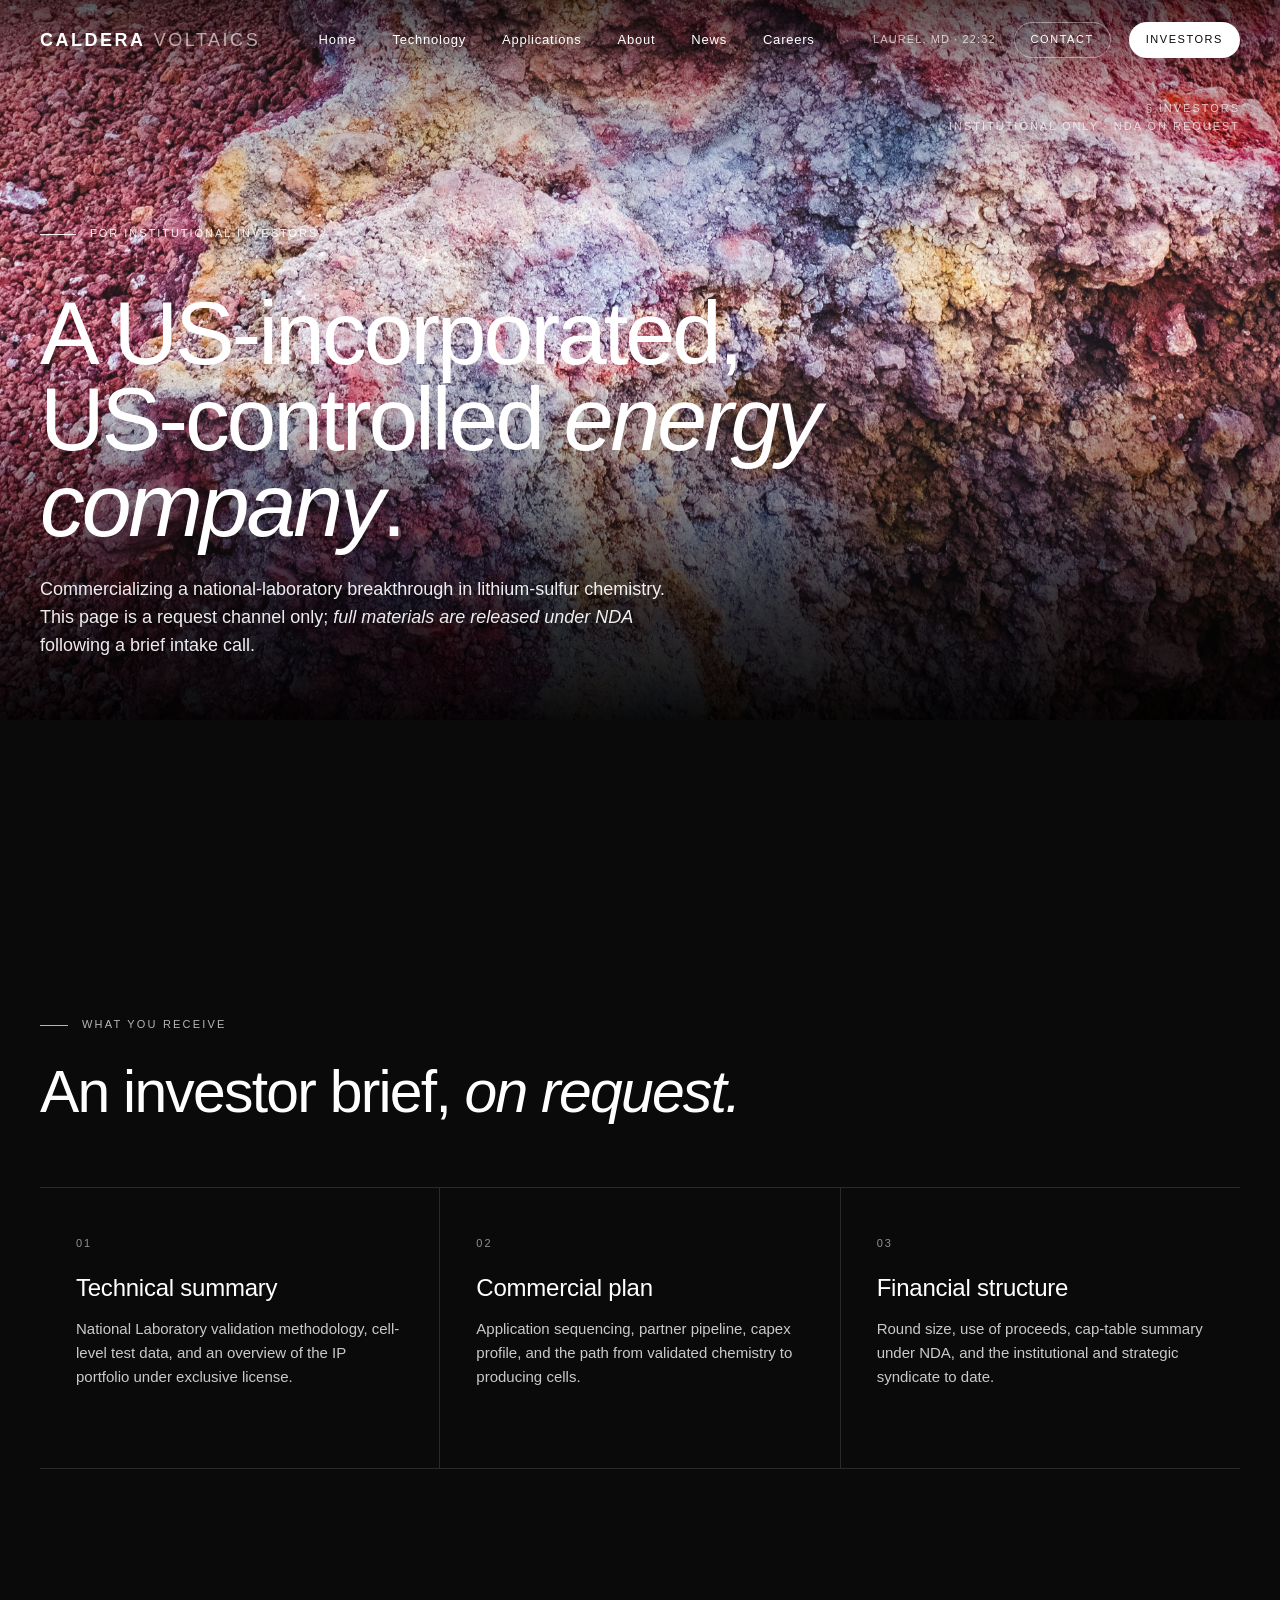
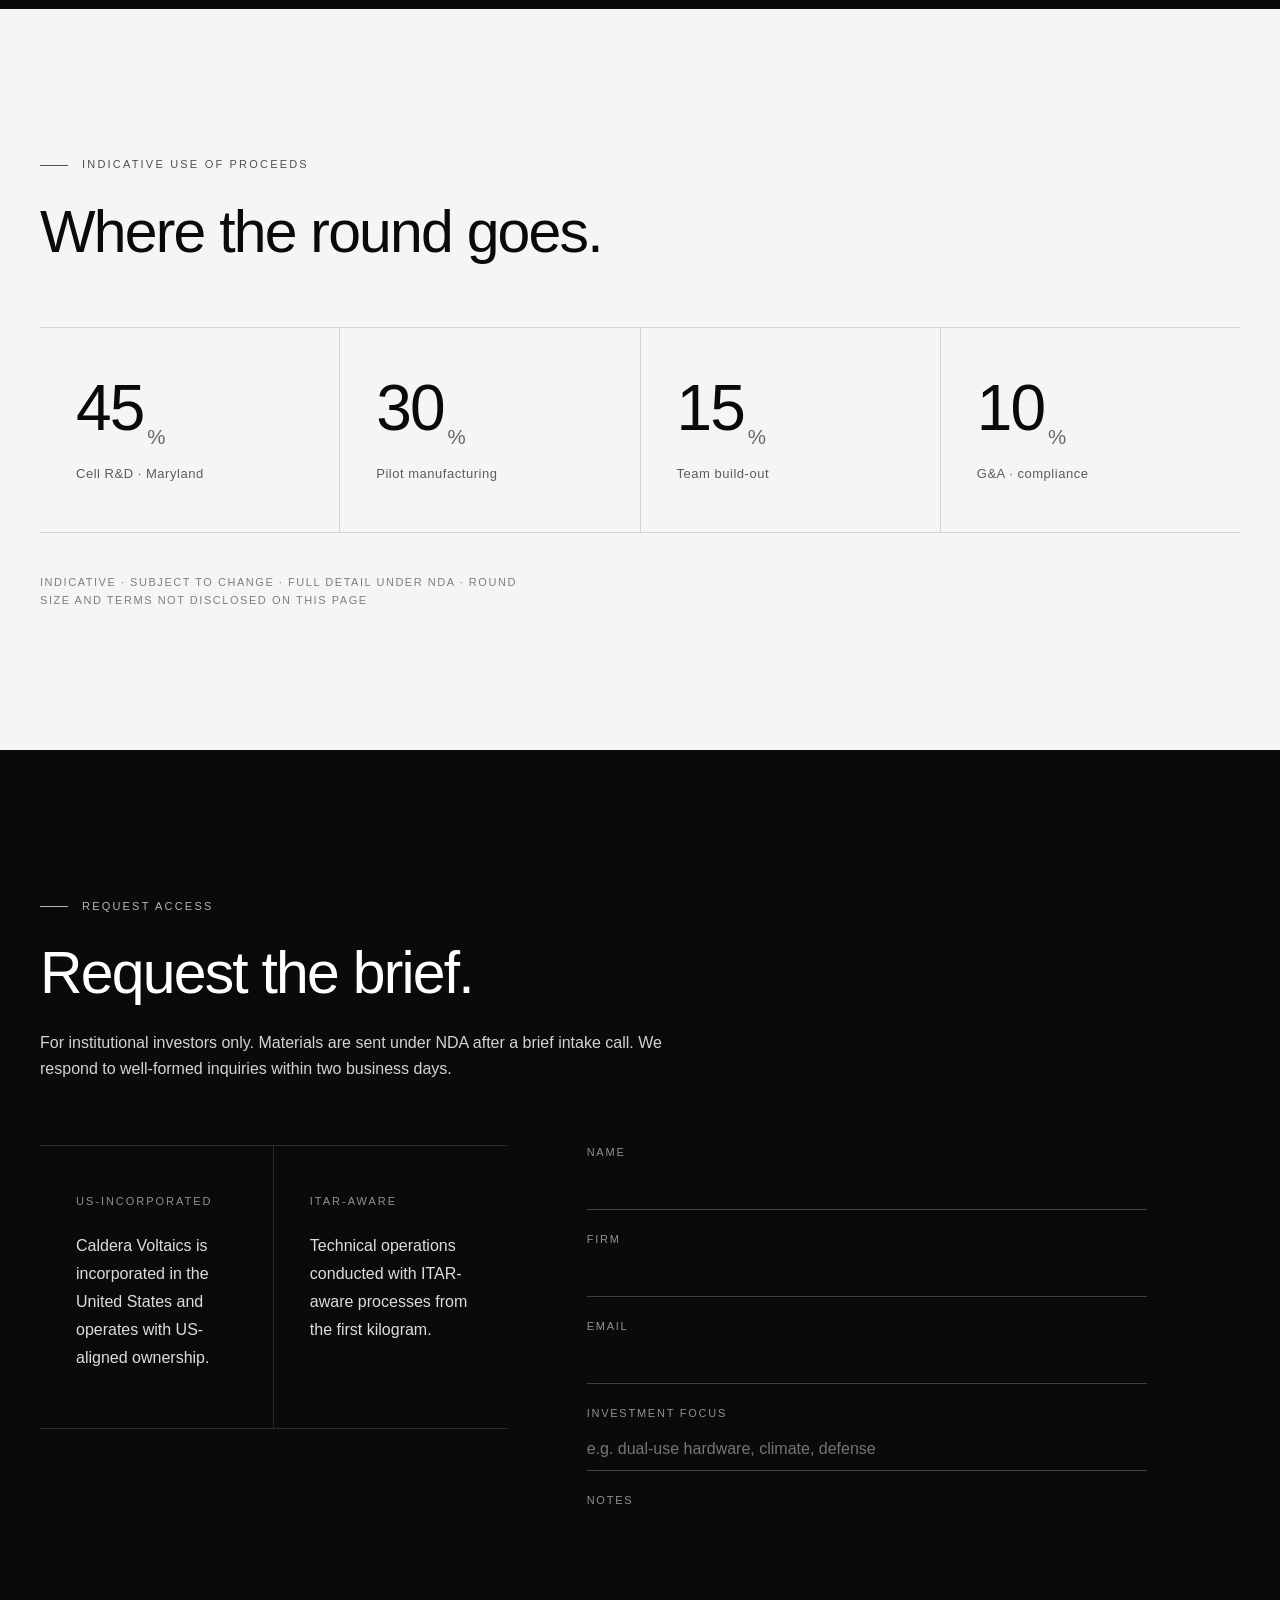
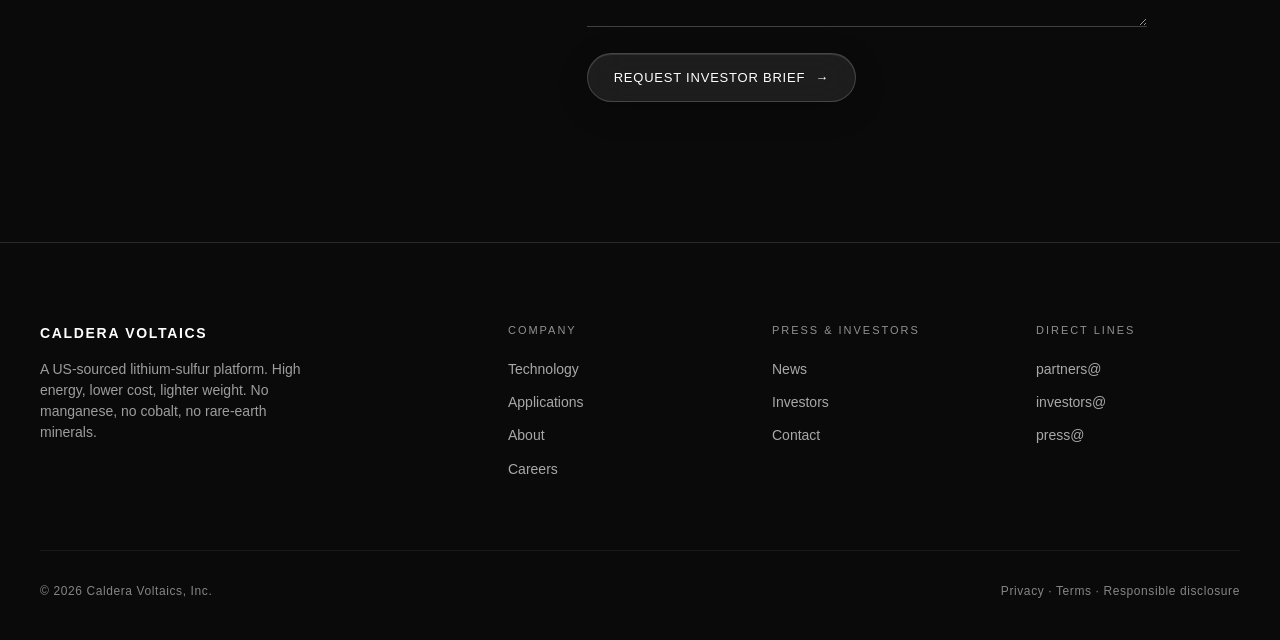
<file: investors.html>
<!DOCTYPE html>
<html lang="en">
<head>
<meta charset="UTF-8">
<meta name="viewport" content="width=device-width, initial-scale=1.0">
<title>Investors | Caldera Voltaics</title>
<link rel="stylesheet" href="css/style.css">
</head>
<body>

<!-- ============ NAV ============ -->
<nav class="nav">
  <a href="index.html" class="nav__brand">CALDERA <span>VOLTAICS</span></a>
  <ul class="nav__links">
    <li><a href="index.html">Home</a></li>
    <li><a href="technology.html">Technology</a></li>
    <li><a href="applications.html">Applications</a></li>
    <li><a href="about.html">About</a></li>
    <li><a href="news.html">News</a></li>
    <li><a href="careers.html">Careers</a></li>
  </ul>
  <div class="nav__right">
    <span class="nav__clock">Laurel, MD · <span id="clock">00:00</span></span>
    <a href="contact.html" class="nav__cta">Contact</a>
    <a href="investors.html" class="nav__cta nav__cta--solid active">Investors</a>
  </div>
  <button class="nav__toggle" type="button" aria-label="Toggle menu" aria-controls="nav-drawer" aria-expanded="false"><span></span><span></span><span></span></button>
</nav>

<!-- ============ MOBILE DRAWER ============ -->
<div class="nav__drawer" id="nav-drawer">
  <a href="index.html">Home</a>
  <a href="technology.html">Technology</a>
  <a href="applications.html">Applications</a>
  <a href="about.html">About</a>
  <a href="news.html">News</a>
  <a href="careers.html">Careers</a>
  <a href="contact.html">Contact</a>
  <a href="investors.html">Investors</a>
</div>

<!-- ============ SUBHERO ============ -->
<section class="subhero">
  <div class="subhero__sticky">
    <div class="subhero__media">
      <img class="mono hero-img" src="assets/images/bernard-hermant-q7tLAAPVfyI-unsplash.jpeg" alt="A close-up of layered mineral strata in saturated earth tones">
    </div>
    <div class="subhero__overlay"></div>
    <div class="subhero__shade"></div>
    <div class="subhero__stamp">
      <span>§ Investors</span>
      <span>Institutional only · NDA on request</span>
    </div>
    <div class="subhero__inner">
      <div class="hero__eyebrow">For institutional investors</div>
      <h1 class="subhero__h">A US-incorporated,<br>US-controlled <em>energy company</em>.</h1>
      <p class="subhero__lede">Commercializing a national-laboratory breakthrough in lithium-sulfur chemistry. This page is a request channel only; <em>full materials are released under NDA</em> following a brief intake call.</p>
    </div>
  </div>
</section>

<!-- ============ WHAT YOU RECEIVE ============ -->
<section class="section">
  <div class="section__inner">
    <div class="section__head">
      <div class="eyebrow">What you receive</div>
      <h2 class="section__h">An investor brief, <em>on request.</em></h2>
    </div>

    <div class="cards">
      <div class="card">
        <span class="card__ix">01</span>
        <h3 class="card__h">Technical summary</h3>
        <p class="card__body">National Laboratory validation methodology, cell-level test data, and an overview of the IP portfolio under exclusive license.</p>
      </div>
      <div class="card">
        <span class="card__ix">02</span>
        <h3 class="card__h">Commercial plan</h3>
        <p class="card__body">Application sequencing, partner pipeline, capex profile, and the path from validated chemistry to producing cells.</p>
      </div>
      <div class="card">
        <span class="card__ix">03</span>
        <h3 class="card__h">Financial structure</h3>
        <p class="card__body">Round size, use of proceeds, cap-table summary under NDA, and the institutional and strategic syndicate to date.</p>
      </div>
    </div>
  </div>
</section>

<!-- ============ USE OF PROCEEDS ============ -->
<section class="section section--paper">
  <div class="section__inner">
    <div class="section__head">
      <div class="eyebrow">Indicative use of proceeds</div>
      <h2 class="section__h">Where the round goes.</h2>
    </div>

    <div class="stats__inner">
      <div class="stats__cell">
        <div class="stats__num">45<sub>%</sub></div>
        <div class="stats__label">Cell R&amp;D · Maryland</div>
      </div>
      <div class="stats__cell">
        <div class="stats__num">30<sub>%</sub></div>
        <div class="stats__label">Pilot manufacturing</div>
      </div>
      <div class="stats__cell">
        <div class="stats__num">15<sub>%</sub></div>
        <div class="stats__label">Team build-out</div>
      </div>
      <div class="stats__cell">
        <div class="stats__num">10<sub>%</sub></div>
        <div class="stats__label">G&amp;A · compliance</div>
      </div>
    </div>

    <p class="footnote">Indicative · subject to change · full detail under NDA · round size and terms not disclosed on this page</p>
  </div>
</section>

<!-- ============ REQUEST ACCESS ============ -->
<section class="section">
  <div class="section__inner">
    <div class="section__head">
      <div class="eyebrow">Request access</div>
      <h2 class="section__h">Request the brief.</h2>
      <p class="section__sub">For institutional investors only. Materials are sent under NDA after a brief intake call. We respond to well-formed inquiries within two business days.</p>
    </div>

    <div class="body-2col">
      <div>
        <div class="cards cards--2" style="margin-top:0;">
          <div class="card">
            <span class="card__ix">US-incorporated</span>
            <p class="card__body">Caldera Voltaics is incorporated in the United States and operates with US-aligned ownership.</p>
          </div>
          <div class="card">
            <span class="card__ix">ITAR-aware</span>
            <p class="card__body">Technical operations conducted with ITAR-aware processes from the first kilogram.</p>
          </div>
        </div>
      </div>

      <form class="form" onsubmit="event.preventDefault(); this.querySelector('button').textContent = 'Request received →';">
        <div class="form__field">
          <label class="form__label">Name</label>
          <input class="form__input" type="text" required>
        </div>
        <div class="form__field">
          <label class="form__label">Firm</label>
          <input class="form__input" type="text" required>
        </div>
        <div class="form__field">
          <label class="form__label">Email</label>
          <input class="form__input" type="email" required>
        </div>
        <div class="form__field">
          <label class="form__label">Investment focus</label>
          <input class="form__input" type="text" placeholder="e.g. dual-use hardware, climate, defense">
        </div>
        <div class="form__field">
          <label class="form__label">Notes</label>
          <textarea class="form__textarea"></textarea>
        </div>
        <button type="submit" class="btn form__submit">Request investor brief <span class="btn__arrow">→</span></button>
      </form>
    </div>
  </div>
</section>

<!-- ============ FOOTER ============ -->
<footer>
  <div class="footer__inner">
    <div>
      <div class="footer__brand">CALDERA VOLTAICS</div>
      <p class="footer__tag">A US-sourced lithium-sulfur platform. High energy, lower cost, lighter weight. No manganese, no cobalt, no rare-earth minerals.</p>
    </div>
    <div class="footer__col">
      <div class="footer__col-h">Company</div>
      <ul>
        <li><a href="technology.html">Technology</a></li>
        <li><a href="applications.html">Applications</a></li>
        <li><a href="about.html">About</a></li>
        <li><a href="careers.html">Careers</a></li>
      </ul>
    </div>
    <div class="footer__col">
      <div class="footer__col-h">Press &amp; Investors</div>
      <ul>
        <li><a href="news.html">News</a></li>
        <li><a href="investors.html">Investors</a></li>
        <li><a href="contact.html">Contact</a></li>
      </ul>
    </div>
    <div class="footer__col">
      <div class="footer__col-h">Direct lines</div>
      <ul>
        <li><a href="mailto:partners@calderavoltaics.com">partners@</a></li>
        <li><a href="mailto:investors@calderavoltaics.com">investors@</a></li>
        <li><a href="mailto:press@calderavoltaics.com">press@</a></li>
      </ul>
    </div>
  </div>
  <div class="footer__bottom">
    <div>© 2026 Caldera Voltaics, Inc.</div>
    <div>Privacy · Terms · Responsible disclosure</div>
  </div>
</footer>

<script src="js/script.js"></script>

</body>
</html>
</file>
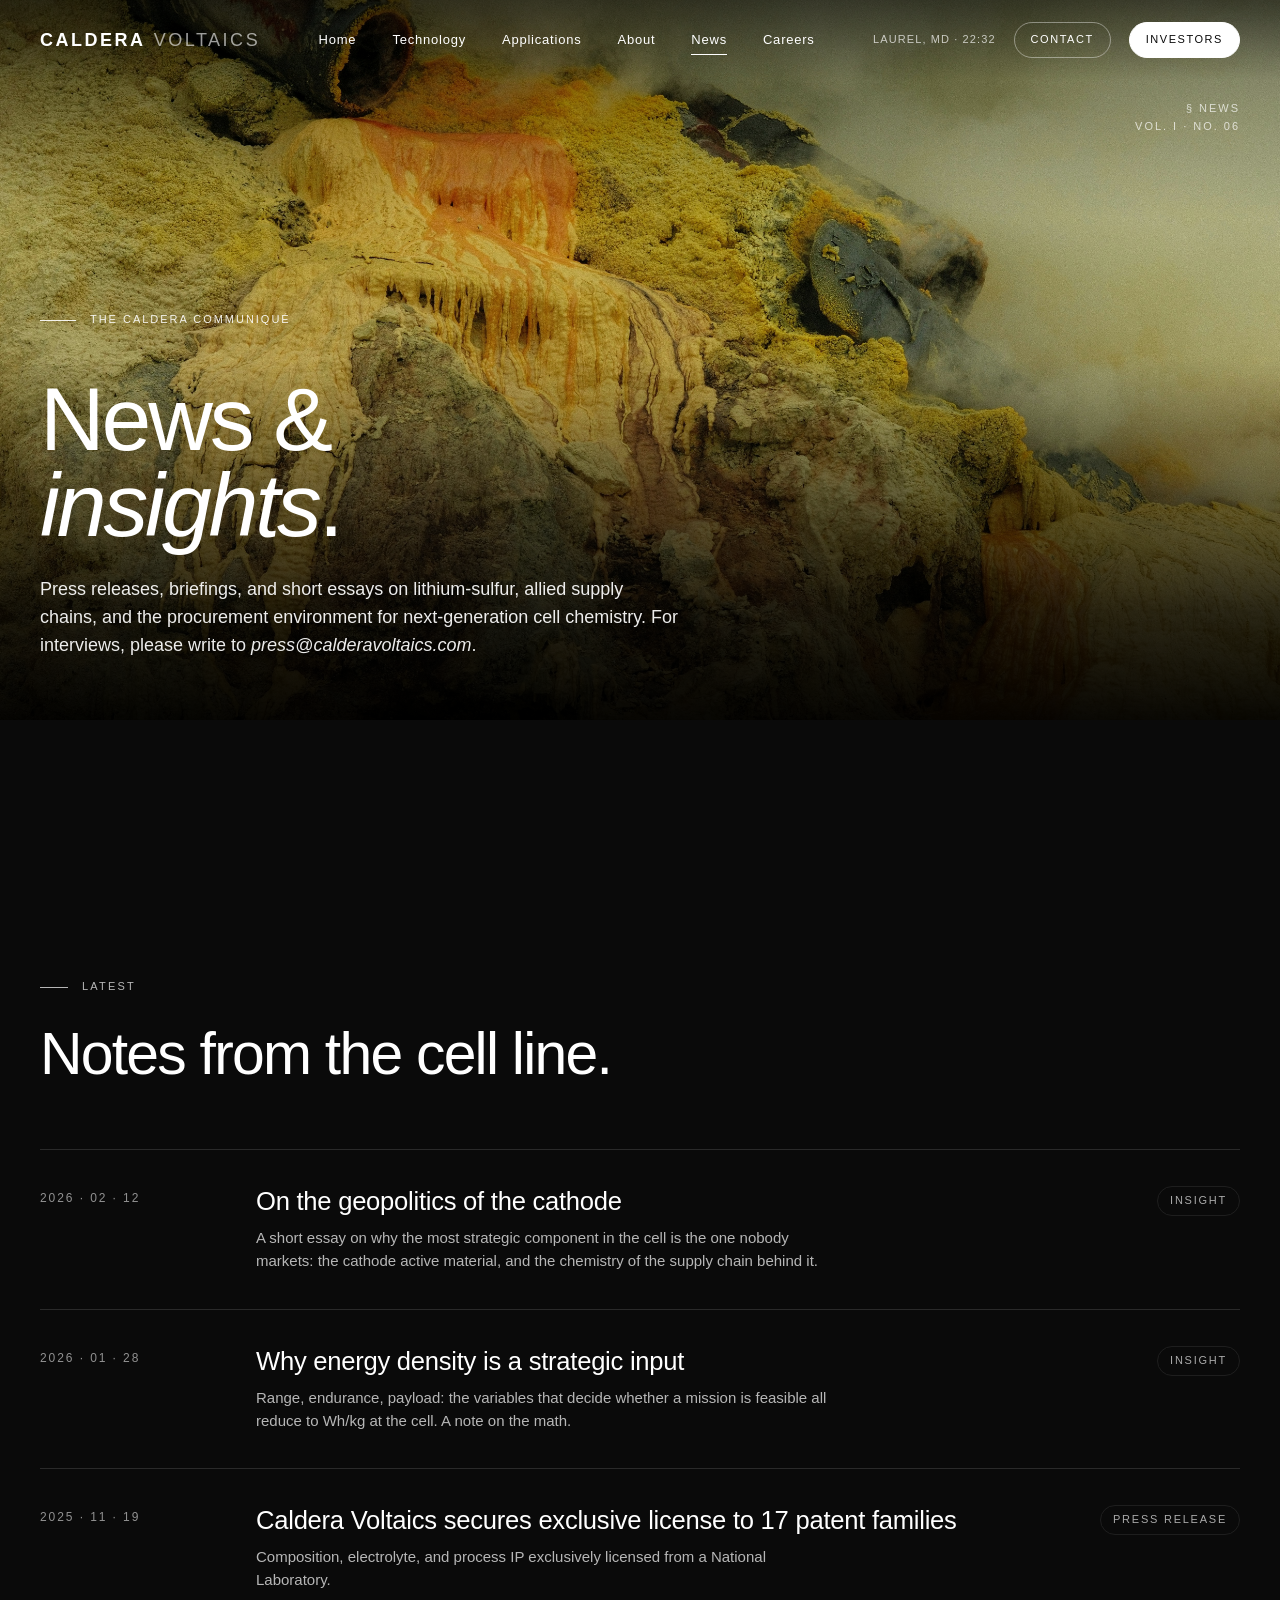
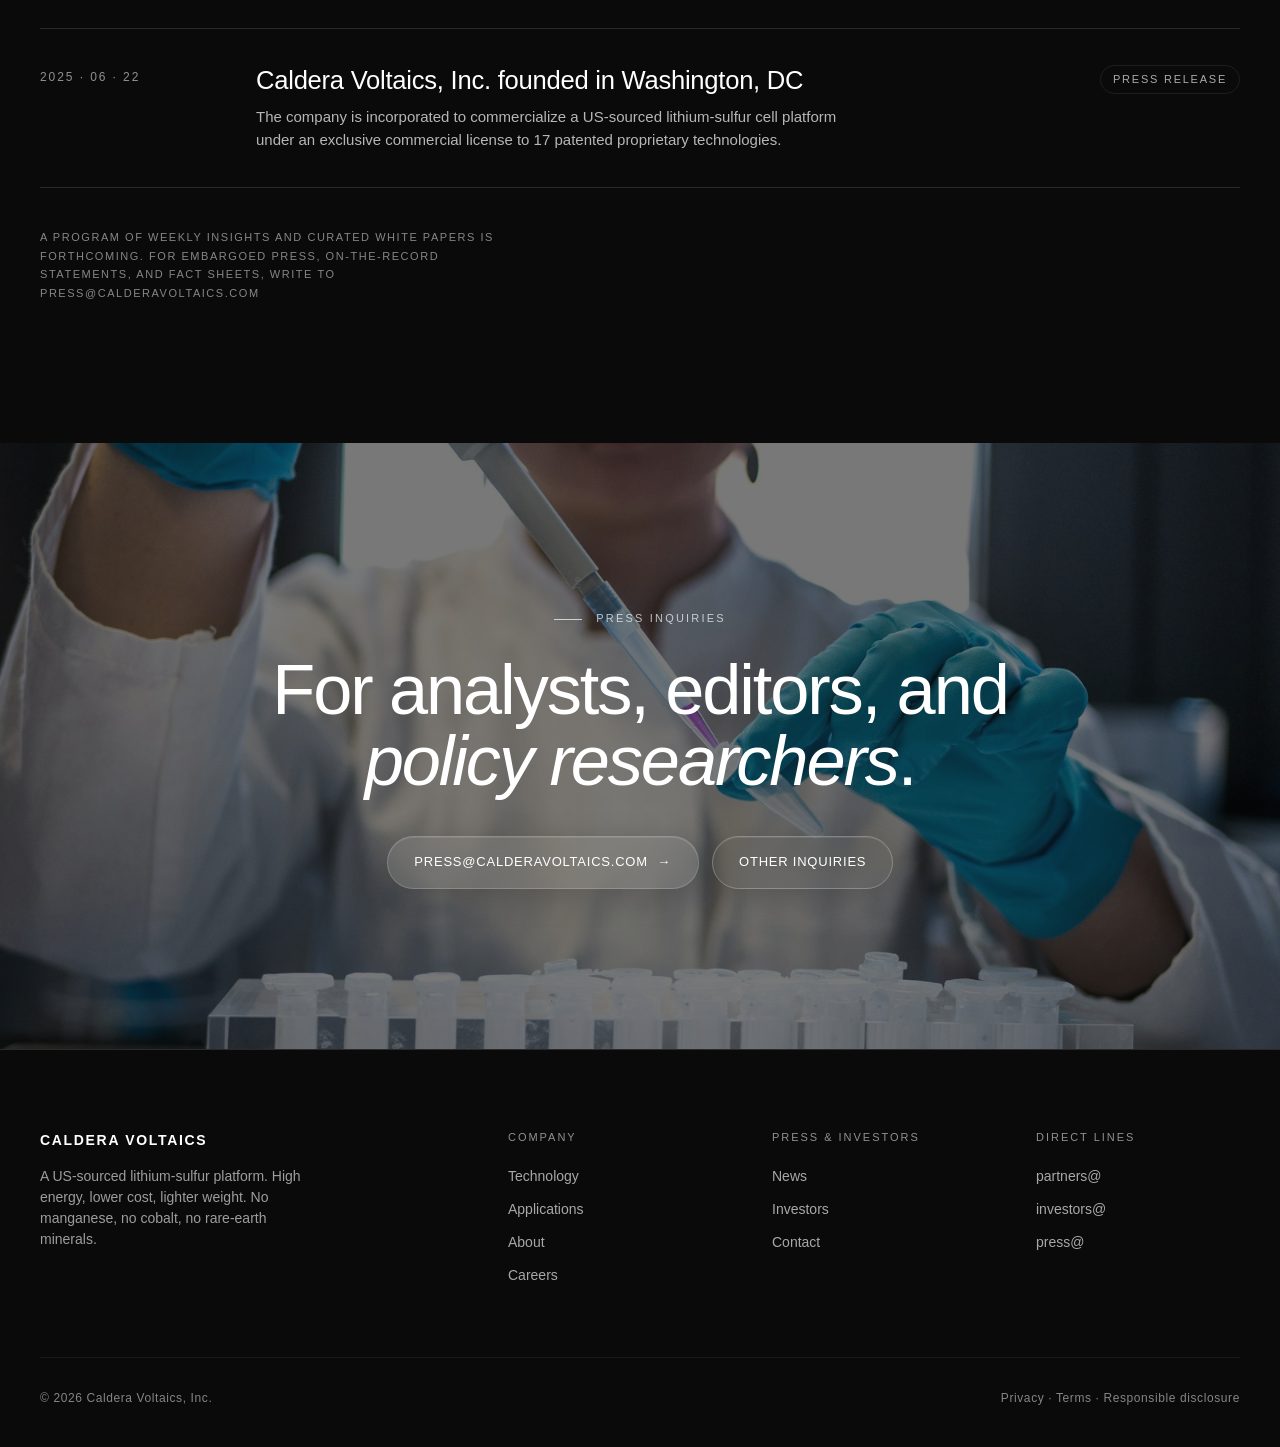
<file: news.html>
<!DOCTYPE html>
<html lang="en">
<head>
<meta charset="UTF-8">
<meta name="viewport" content="width=device-width, initial-scale=1.0">
<title>News &amp; Insights | Caldera Voltaics</title>
<link rel="stylesheet" href="css/style.css">
</head>
<body>

<!-- ============ NAV ============ -->
<nav class="nav">
  <a href="index.html" class="nav__brand">CALDERA <span>VOLTAICS</span></a>
  <ul class="nav__links">
    <li><a href="index.html">Home</a></li>
    <li><a href="technology.html">Technology</a></li>
    <li><a href="applications.html">Applications</a></li>
    <li><a href="about.html">About</a></li>
    <li><a href="news.html" class="active">News</a></li>
    <li><a href="careers.html">Careers</a></li>
  </ul>
  <div class="nav__right">
    <span class="nav__clock">Laurel, MD · <span id="clock">00:00</span></span>
    <a href="contact.html" class="nav__cta">Contact</a>
    <a href="investors.html" class="nav__cta nav__cta--solid">Investors</a>
  </div>
  <button class="nav__toggle" type="button" aria-label="Toggle menu" aria-controls="nav-drawer" aria-expanded="false"><span></span><span></span><span></span></button>
</nav>

<!-- ============ MOBILE DRAWER ============ -->
<div class="nav__drawer" id="nav-drawer">
  <a href="index.html">Home</a>
  <a href="technology.html">Technology</a>
  <a href="applications.html">Applications</a>
  <a href="about.html">About</a>
  <a href="news.html">News</a>
  <a href="careers.html">Careers</a>
  <a href="contact.html">Contact</a>
  <a href="investors.html">Investors</a>
</div>

<!-- ============ SUBHERO ============ -->
<section class="subhero">
  <div class="subhero__sticky">
    <div class="subhero__media">
      <img class="mono hero-img" src="assets/images/denis-shchigolev-zehOz9zb4Cw-unsplash.jpeg" alt="Steam rising from geothermal terraces over still water">
    </div>
    <div class="subhero__overlay"></div>
    <div class="subhero__shade"></div>
    <div class="subhero__stamp">
      <span>§ News</span>
      <span>Vol. I · No. 06</span>
    </div>
    <div class="subhero__inner">
      <div class="hero__eyebrow">The Caldera Communiqué</div>
      <h1 class="subhero__h">News &amp;<br><em>insights</em>.</h1>
      <p class="subhero__lede">Press releases, briefings, and short essays on lithium-sulfur, allied supply chains, and the procurement environment for next-generation cell chemistry. For interviews, please write to <em>press@calderavoltaics.com</em>.</p>
    </div>
  </div>
</section>

<!-- ============ PRESS LIST ============ -->
<section class="section">
  <div class="section__inner">
    <div class="section__head">
      <div class="eyebrow">Latest</div>
      <h2 class="section__h">Notes from the cell line.</h2>
    </div>

    <div class="press-list">
      <a class="press" href="news.html">
        <div class="press__date">2026 · 02 · 12</div>
        <div>
          <h3 class="press__title">On the geopolitics of the cathode</h3>
          <p class="press__body">A short essay on why the most strategic component in the cell is the one nobody markets: the cathode active material, and the chemistry of the supply chain behind it.</p>
        </div>
        <div class="press__tag">Insight</div>
      </a>
      <a class="press" href="news.html">
        <div class="press__date">2026 · 01 · 28</div>
        <div>
          <h3 class="press__title">Why energy density is a strategic input</h3>
          <p class="press__body">Range, endurance, payload: the variables that decide whether a mission is feasible all reduce to Wh/kg at the cell. A note on the math.</p>
        </div>
        <div class="press__tag">Insight</div>
      </a>
      <a class="press" href="news.html">
        <div class="press__date">2025 · 11 · 19</div>
        <div>
          <h3 class="press__title">Caldera Voltaics secures exclusive license to 17 patent families</h3>
          <p class="press__body">Composition, electrolyte, and process IP exclusively licensed from a National Laboratory.</p>
        </div>
        <div class="press__tag">Press release</div>
      </a>
      <a class="press" href="news.html">
        <div class="press__date">2025 · 06 · 22</div>
        <div>
          <h3 class="press__title">Caldera Voltaics, Inc. founded in Washington, DC</h3>
          <p class="press__body">The company is incorporated to commercialize a US-sourced lithium-sulfur cell platform under an exclusive commercial license to 17 patented proprietary technologies.</p>
        </div>
        <div class="press__tag">Press release</div>
      </a>
    </div>

    <p class="footnote">A program of weekly insights and curated white papers is forthcoming. For embargoed press, on-the-record statements, and fact sheets, write to press@calderavoltaics.com</p>
  </div>
</section>

<!-- ============ CTA STRIP ============ -->
<section class="cta-strip">
  <div class="cta-strip__bg">
    <img class="mono" src="assets/images/julia-koblitz-RlOAwXt2fEA-unsplash.jpeg" alt="">
  </div>
  <div class="cta-strip__inner">
    <div class="eyebrow" style="justify-content:center;">Press inquiries</div>
    <h2 class="cta-strip__h">For analysts, editors, and <em>policy researchers</em>.</h2>
    <div class="cta-strip__ctas">
      <a href="mailto:press@calderavoltaics.com" class="btn">press@calderavoltaics.com <span class="btn__arrow">→</span></a>
      <a href="contact.html" class="btn btn--ghost">Other inquiries</a>
    </div>
  </div>
</section>

<!-- ============ FOOTER ============ -->
<footer>
  <div class="footer__inner">
    <div>
      <div class="footer__brand">CALDERA VOLTAICS</div>
      <p class="footer__tag">A US-sourced lithium-sulfur platform. High energy, lower cost, lighter weight. No manganese, no cobalt, no rare-earth minerals.</p>
    </div>
    <div class="footer__col">
      <div class="footer__col-h">Company</div>
      <ul>
        <li><a href="technology.html">Technology</a></li>
        <li><a href="applications.html">Applications</a></li>
        <li><a href="about.html">About</a></li>
        <li><a href="careers.html">Careers</a></li>
      </ul>
    </div>
    <div class="footer__col">
      <div class="footer__col-h">Press &amp; Investors</div>
      <ul>
        <li><a href="news.html">News</a></li>
        <li><a href="investors.html">Investors</a></li>
        <li><a href="contact.html">Contact</a></li>
      </ul>
    </div>
    <div class="footer__col">
      <div class="footer__col-h">Direct lines</div>
      <ul>
        <li><a href="mailto:partners@calderavoltaics.com">partners@</a></li>
        <li><a href="mailto:investors@calderavoltaics.com">investors@</a></li>
        <li><a href="mailto:press@calderavoltaics.com">press@</a></li>
      </ul>
    </div>
  </div>
  <div class="footer__bottom">
    <div>© 2026 Caldera Voltaics, Inc.</div>
    <div>Privacy · Terms · Responsible disclosure</div>
  </div>
</footer>

<script src="js/script.js"></script>

</body>
</html>
</file>
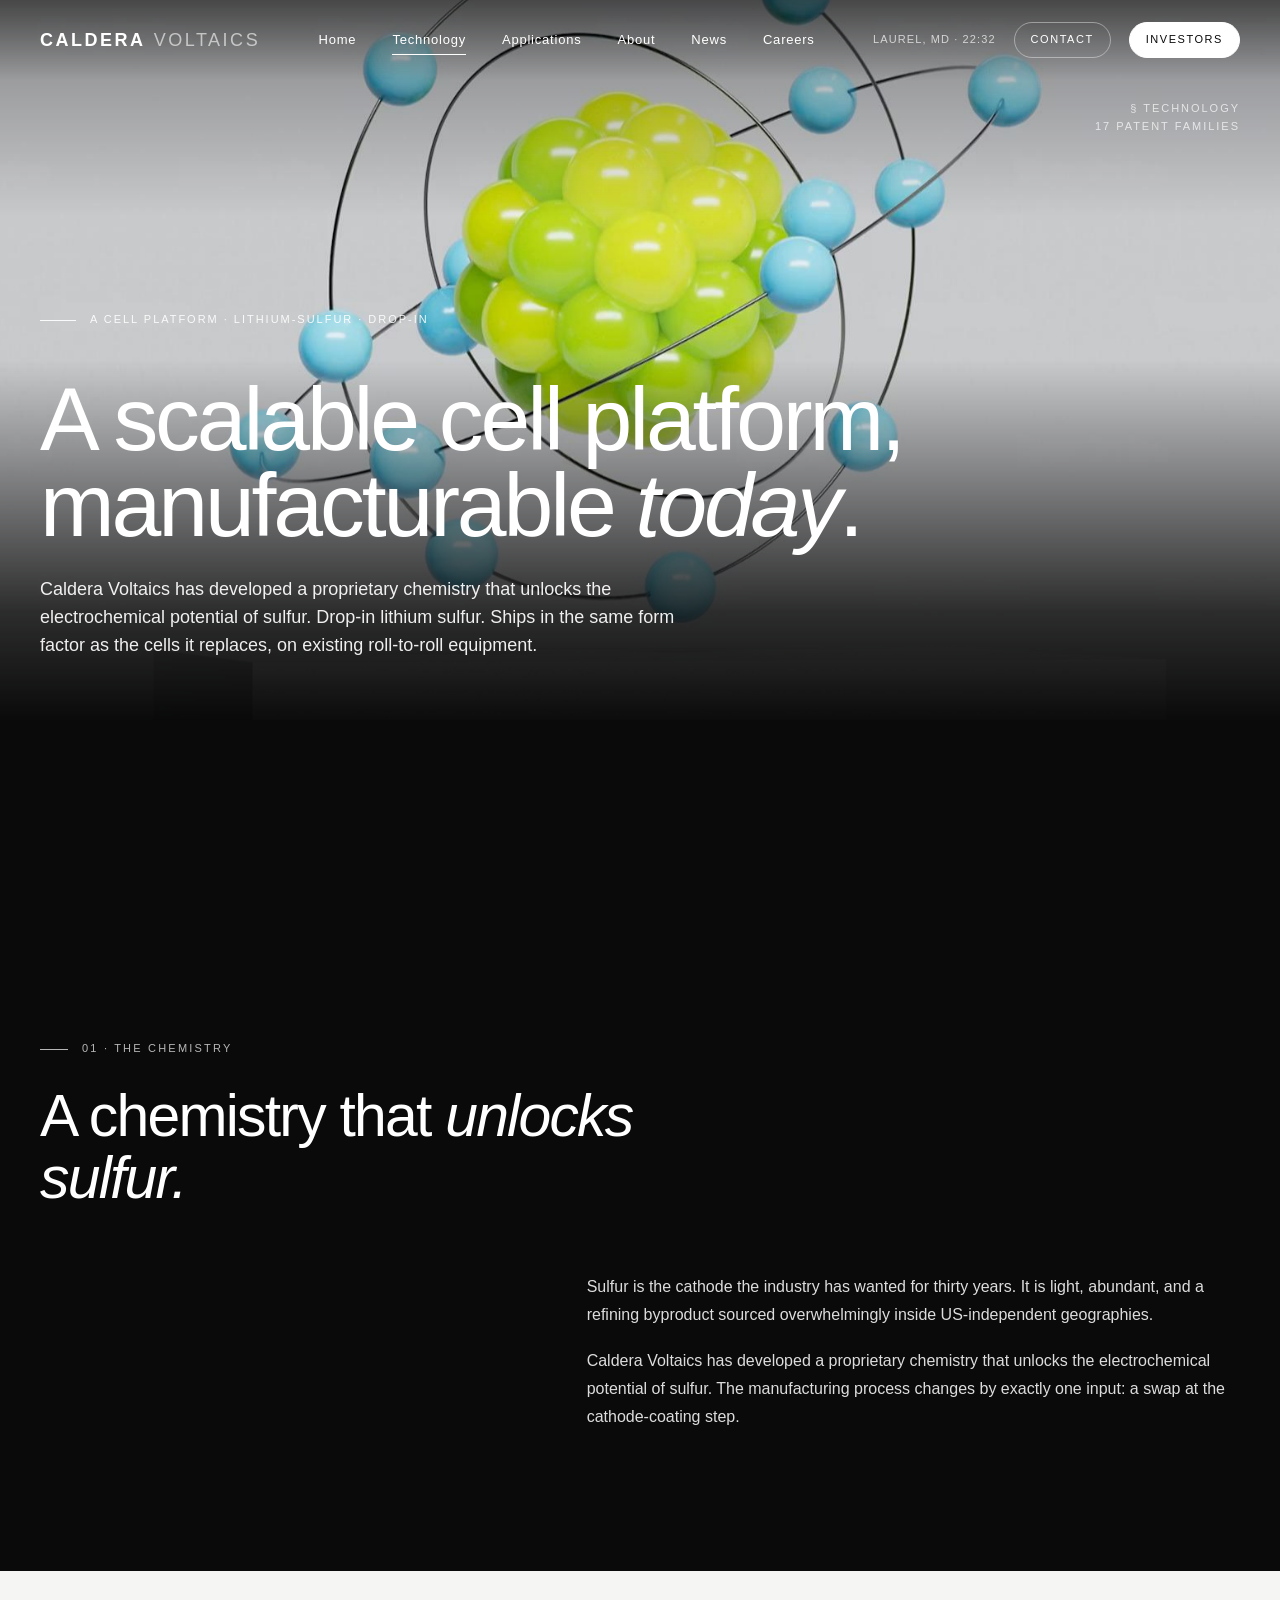
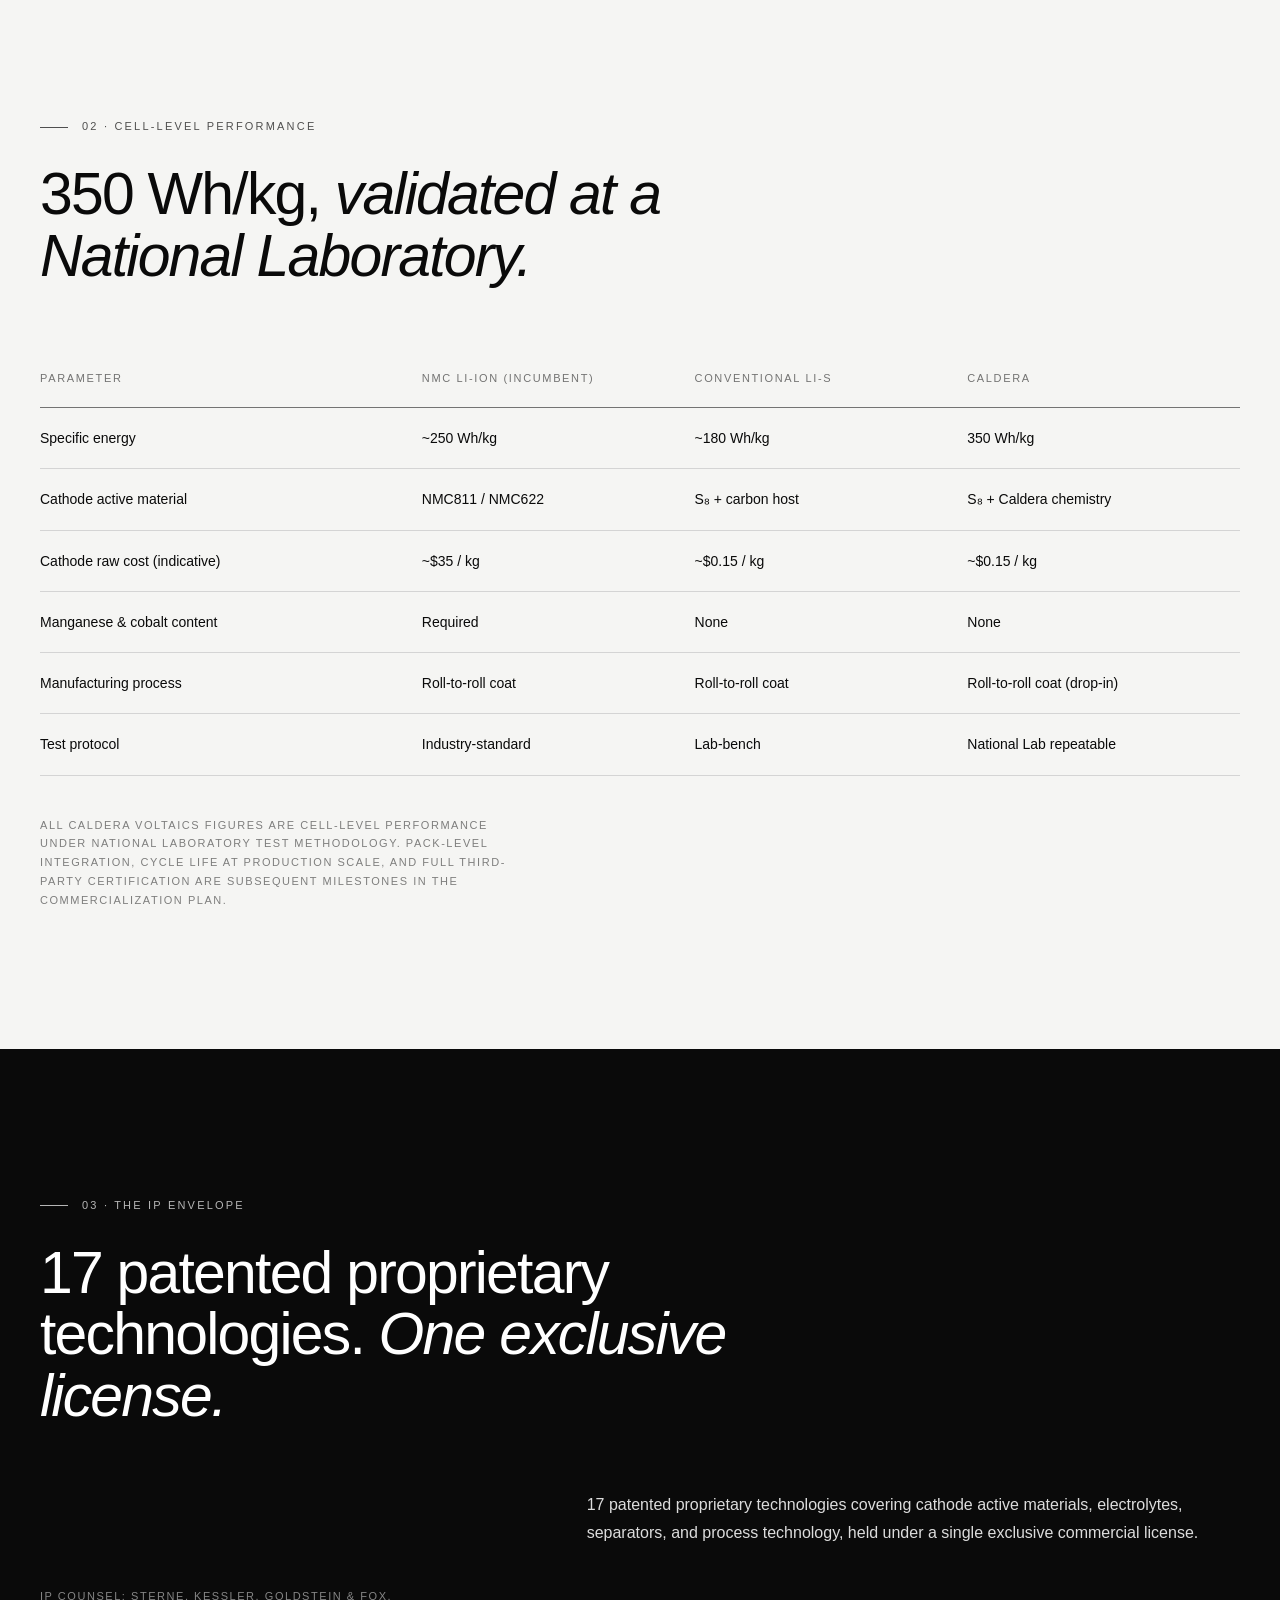
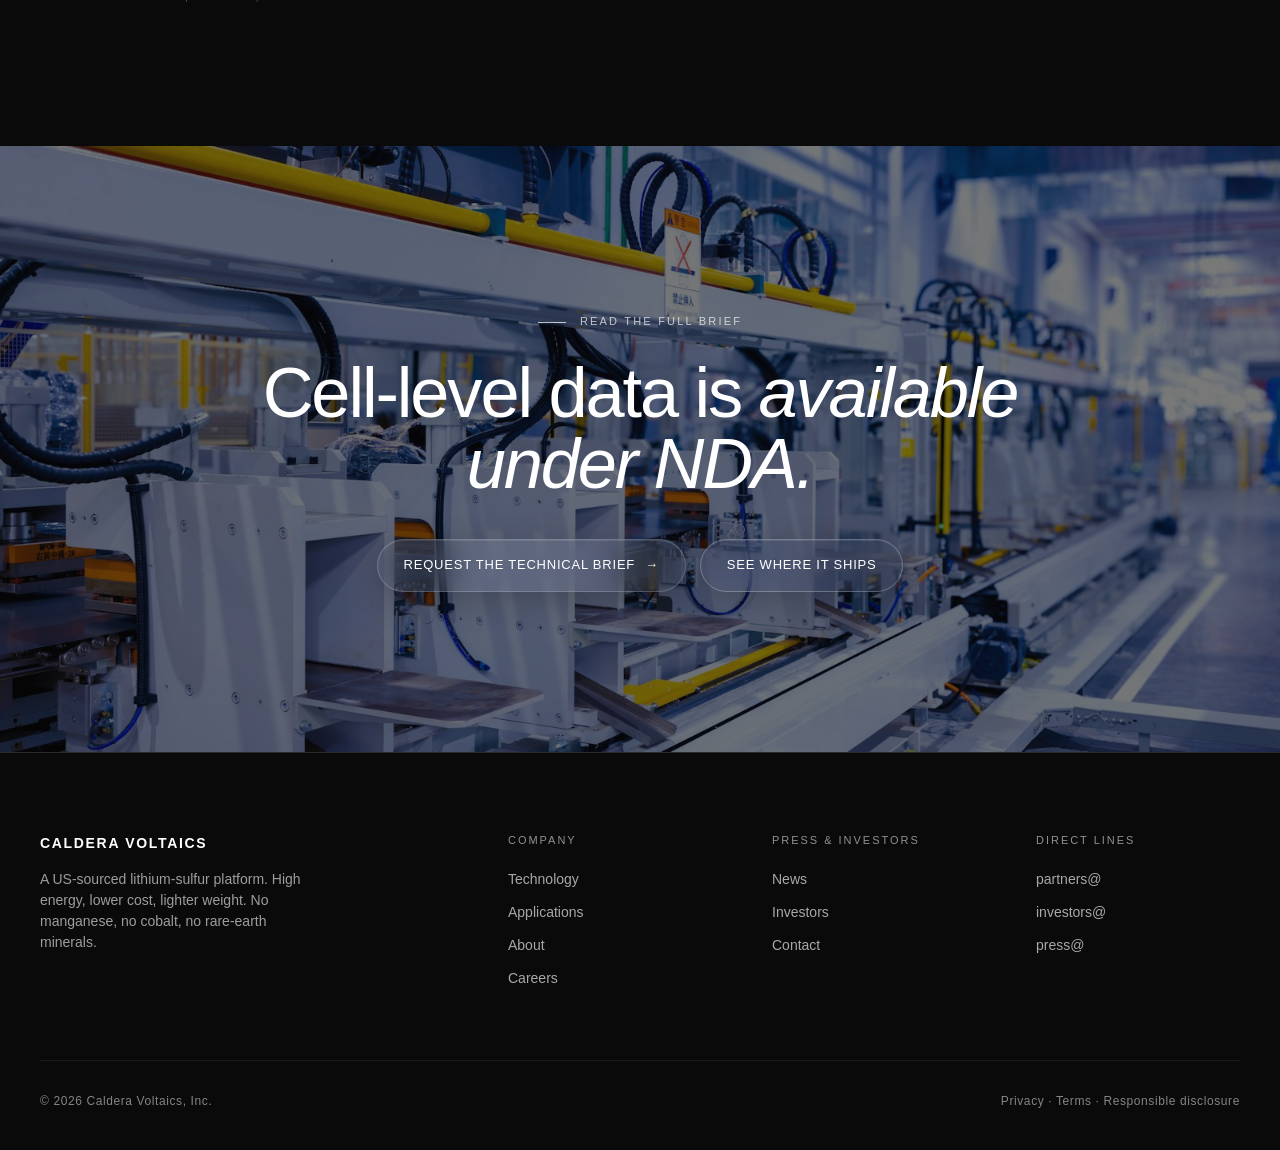
<file: technology.html>
<!DOCTYPE html>
<html lang="en">
<head>
<meta charset="UTF-8">
<meta name="viewport" content="width=device-width, initial-scale=1.0">
<title>Technology | Caldera Voltaics</title>
<link rel="stylesheet" href="css/style.css">
</head>
<body>

<!-- ============ NAV ============ -->
<nav class="nav">
  <a href="index.html" class="nav__brand">CALDERA <span>VOLTAICS</span></a>
  <ul class="nav__links">
    <li><a href="index.html">Home</a></li>
    <li><a href="technology.html" class="active">Technology</a></li>
    <li><a href="applications.html">Applications</a></li>
    <li><a href="about.html">About</a></li>
    <li><a href="news.html">News</a></li>
    <li><a href="careers.html">Careers</a></li>
  </ul>
  <div class="nav__right">
    <span class="nav__clock">Laurel, MD · <span id="clock">00:00</span></span>
    <a href="contact.html" class="nav__cta">Contact</a>
    <a href="investors.html" class="nav__cta nav__cta--solid">Investors</a>
  </div>
  <button class="nav__toggle" type="button" aria-label="Toggle menu" aria-controls="nav-drawer" aria-expanded="false"><span></span><span></span><span></span></button>
</nav>

<!-- ============ MOBILE DRAWER ============ -->
<div class="nav__drawer" id="nav-drawer">
  <a href="index.html">Home</a>
  <a href="technology.html">Technology</a>
  <a href="applications.html">Applications</a>
  <a href="about.html">About</a>
  <a href="news.html">News</a>
  <a href="careers.html">Careers</a>
  <a href="contact.html">Contact</a>
  <a href="investors.html">Investors</a>
</div>

<!-- ============ SUBHERO ============ -->
<section class="subhero">
  <div class="subhero__sticky">
    <div class="subhero__media">
      <img class="mono hero-img" src="assets/images/planet-volumes-4Fkg_bXylpE-unsplash.jpeg" alt="A scientific specimen render of a sulfur atom with electron shells, displayed on a white pedestal labelled S, 16, 32.066">
    </div>
    <div class="subhero__overlay"></div>
    <div class="subhero__shade"></div>
    <div class="subhero__stamp">
      <span>§ Technology</span>
      <span>17 patent families</span>
    </div>
    <div class="subhero__inner">
      <div class="hero__eyebrow">A cell platform · Lithium-sulfur · Drop-in</div>
      <h1 class="subhero__h">A scalable cell platform,<br>manufacturable <em>today</em>.</h1>
      <p class="subhero__lede">Caldera Voltaics has developed a proprietary chemistry that unlocks the electrochemical potential of sulfur. Drop-in lithium sulfur. Ships in the same form factor as the cells it replaces, on existing roll-to-roll equipment.</p>
    </div>
  </div>
</section>

<!-- ============ 01 · The chemistry ============ -->
<section class="section">
  <div class="section__inner">
    <div class="section__head">
      <div class="eyebrow">01 · The chemistry</div>
      <h2 class="section__h">A chemistry that <em>unlocks sulfur.</em></h2>
    </div>
    <div class="body-2col">
      <div></div>
      <div>
        <p><strong>Sulfur is the cathode the industry has wanted for thirty years.</strong> It is light, abundant, and a refining byproduct sourced overwhelmingly inside US-independent geographies.</p>
        <p>Caldera Voltaics has developed a proprietary chemistry that unlocks the electrochemical potential of sulfur. The manufacturing process changes by exactly one input: a swap at the cathode-coating step.</p>
      </div>
    </div>
  </div>
</section>

<!-- ============ 02 · Cell-level performance ============ -->
<section class="section section--paper">
  <div class="section__inner">
    <div class="section__head">
      <div class="eyebrow">02 · Cell-level performance</div>
      <h2 class="section__h">350 Wh/kg, <em>validated at a National Laboratory.</em></h2>
    </div>

    <div class="matrix matrix--4">
      <div class="matrix__row matrix__row--head">
        <div>Parameter</div>
        <div>NMC Li-ion (incumbent)</div>
        <div>Conventional Li-S</div>
        <div>Caldera</div>
      </div>
      <div class="matrix__row">
        <div>Specific energy</div>
        <div>~250 Wh/kg</div>
        <div>~180 Wh/kg</div>
        <div class="tl">350 Wh/kg</div>
      </div>
      <div class="matrix__row">
        <div>Cathode active material</div>
        <div>NMC811 / NMC622</div>
        <div>S₈ + carbon host</div>
        <div>S₈ + Caldera chemistry</div>
      </div>
      <div class="matrix__row">
        <div>Cathode raw cost (indicative)</div>
        <div>~$35 / kg</div>
        <div>~$0.15 / kg</div>
        <div class="tl">~$0.15 / kg</div>
      </div>
      <div class="matrix__row">
        <div>Manganese &amp; cobalt content</div>
        <div>Required</div>
        <div>None</div>
        <div>None</div>
      </div>
      <div class="matrix__row">
        <div>Manufacturing process</div>
        <div>Roll-to-roll coat</div>
        <div>Roll-to-roll coat</div>
        <div>Roll-to-roll coat (drop-in)</div>
      </div>
      <div class="matrix__row">
        <div>Test protocol</div>
        <div>Industry-standard</div>
        <div>Lab-bench</div>
        <div>National Lab repeatable</div>
      </div>
    </div>

    <p class="footnote">All Caldera Voltaics figures are cell-level performance under National Laboratory test methodology. Pack-level integration, cycle life at production scale, and full third-party certification are subsequent milestones in the commercialization plan.</p>
  </div>
</section>

<!-- ============ 03 · The IP envelope ============ -->
<section class="section">
  <div class="section__inner">
    <div class="section__head">
      <div class="eyebrow">03 · The IP envelope</div>
      <h2 class="section__h">17 patented proprietary technologies. <em>One exclusive license.</em></h2>
    </div>
    <div class="body-2col">
      <div></div>
      <div>
        <p>17 patented proprietary technologies covering cathode active materials, electrolytes, separators, and process technology, held under a single exclusive commercial license.</p>
      </div>
    </div>

    <p class="footnote">IP counsel: Sterne, Kessler, Goldstein &amp; Fox.</p>
  </div>
</section>

<!-- ============ CTA STRIP ============ -->
<section class="cta-strip">
  <div class="cta-strip__bg">
    <img class="mono" src="assets/images/homa-appliances-5hPe-Tr2wog-unsplash.jpeg" alt="">
  </div>
  <div class="cta-strip__inner">
    <div class="eyebrow" style="justify-content:center;">Read the full brief</div>
    <h2 class="cta-strip__h">Cell-level data is <em>available under NDA.</em></h2>
    <div class="cta-strip__ctas">
      <a href="contact.html" class="btn">Request the technical brief <span class="btn__arrow">→</span></a>
      <a href="applications.html" class="btn btn--ghost">See where it ships</a>
    </div>
  </div>
</section>

<!-- ============ FOOTER ============ -->
<footer>
  <div class="footer__inner">
    <div>
      <div class="footer__brand">CALDERA VOLTAICS</div>
      <p class="footer__tag">A US-sourced lithium-sulfur platform. High energy, lower cost, lighter weight. No manganese, no cobalt, no rare-earth minerals.</p>
    </div>
    <div class="footer__col">
      <div class="footer__col-h">Company</div>
      <ul>
        <li><a href="technology.html">Technology</a></li>
        <li><a href="applications.html">Applications</a></li>
        <li><a href="about.html">About</a></li>
        <li><a href="careers.html">Careers</a></li>
      </ul>
    </div>
    <div class="footer__col">
      <div class="footer__col-h">Press &amp; Investors</div>
      <ul>
        <li><a href="news.html">News</a></li>
        <li><a href="investors.html">Investors</a></li>
        <li><a href="contact.html">Contact</a></li>
      </ul>
    </div>
    <div class="footer__col">
      <div class="footer__col-h">Direct lines</div>
      <ul>
        <li><a href="mailto:partners@calderavoltaics.com">partners@</a></li>
        <li><a href="mailto:investors@calderavoltaics.com">investors@</a></li>
        <li><a href="mailto:press@calderavoltaics.com">press@</a></li>
      </ul>
    </div>
  </div>
  <div class="footer__bottom">
    <div>© 2026 Caldera Voltaics, Inc.</div>
    <div>Privacy · Terms · Responsible disclosure</div>
  </div>
</footer>

<script src="js/script.js"></script>

</body>
</html>
</file>
<file: css/style.css>
/* ---------- RESET & TOKENS ---------- */
*, *::before, *::after { margin: 0; padding: 0; box-sizing: border-box; }
html { scroll-behavior: smooth; -webkit-font-smoothing: antialiased; -moz-osx-font-smoothing: grayscale; }

:root {
  --ink: #0a0a0a;
  --ink-2: #1a1a1a;
  --gray-1: #2a2a2a;
  --gray-2: #4a4a4a;
  --gray-3: #777;
  --gray-4: #a8a8a8;
  --gray-5: #d4d4d4;
  --gray-6: #ebebeb;
  --paper: #f5f5f3;
  --white: #ffffff;
  --accent: #ffffff;
  --sans: 'Helvetica Neue', Helvetica, 'Arial', sans-serif;
  --display: 'Helvetica Neue', Helvetica, 'Arial', sans-serif;
  --ease: cubic-bezier(0.16, 1, 0.3, 1);
}

body {
  font-family: var(--sans);
  background: var(--ink);
  color: var(--white);
  line-height: 1.45;
  font-weight: 400;
  overflow-x: clip;
}

img { display: block; max-width: 100%; }

/* ---------- IMAGE TREATMENT ---------- */
/* Photography stays in full color — brand monochrome is carried by typography/UI, not photos. */
.mono { filter: none; }

/* ---------- NAV ---------- */
.nav {
  position: fixed; top: 0; left: 0; right: 0;
  z-index: 100;
  padding: 22px 40px;
  display: flex; align-items: center; justify-content: space-between;
  font-size: 13px;
  letter-spacing: 0.04em;
  color: #fff;
  background: linear-gradient(to bottom,
    rgba(0,0,0,0.45) 0%,
    rgba(0,0,0,0.18) 60%,
    rgba(0,0,0,0) 100%);
  pointer-events: none;
}
.nav > * { pointer-events: auto; }
.nav__brand {
  font-weight: 700;
  letter-spacing: 0.14em;
  font-size: 18px;
  text-transform: uppercase;
}
.nav__brand span { font-weight: 400; opacity: 0.6; margin-left: 8px; }
.nav__links { display: flex; gap: 36px; list-style: none; }
.nav__links a {
  color: #fff;
  text-decoration: none;
  font-size: 13px;
  letter-spacing: 0.06em;
  transition: opacity 0.3s var(--ease);
}
.nav__links a:hover { opacity: 0.55; }
.nav__meta {
  font-size: 11px;
  letter-spacing: 0.1em;
  opacity: 0.7;
  text-transform: uppercase;
}

/* ---------- GLASS BUTTON ---------- */
.btn {
  display: inline-flex;
  align-items: center; gap: 10px;
  padding: 16px 26px;
  background: rgba(255, 255, 255, 0.08);
  backdrop-filter: blur(20px) saturate(1.2);
  -webkit-backdrop-filter: blur(20px) saturate(1.2);
  border: 1px solid rgba(255, 255, 255, 0.18);
  border-radius: 100px;
  color: white;
  font-family: var(--sans);
  font-size: 13px;
  font-weight: 500;
  letter-spacing: 0.06em;
  text-transform: uppercase;
  text-decoration: none;
  cursor: pointer;
  transition: all 0.4s var(--ease);
  box-shadow: 0 1px 0 rgba(255,255,255,0.1) inset, 0 8px 32px rgba(0,0,0,0.2);
}
.btn:hover {
  background: rgba(255, 255, 255, 0.15);
  border-color: rgba(255, 255, 255, 0.3);
  transform: translateY(-1px);
}
.btn--ghost {
  background: transparent;
  border-color: rgba(255,255,255,0.25);
}
.btn--dark {
  background: rgba(0, 0, 0, 0.3);
  border-color: rgba(255, 255, 255, 0.15);
}
.btn__arrow { transition: transform 0.4s var(--ease); }
.btn:hover .btn__arrow { transform: translateX(4px); }

/* ---------- HERO (sticky-pinned, scroll-zoom + dark overlay) ---------- */
.hero {
  position: relative;
  height: 100vh; /* JS overrides with `100vh + 5%-of-page` runway */
}
.hero__sticky {
  position: sticky;
  top: 0;
  height: 100vh;
  overflow: hidden;
}
.hero__media {
  position: absolute; inset: 0;
  width: 100%; height: 100%;
  overflow: hidden;
}
.hero__media img,
.hero__media video {
  position: absolute; inset: 0;
  width: 100%; height: 100%;
  object-fit: cover;
  will-change: transform;
}
.hero__media img { transform: scale(1.04); }
.hero__media video { background: #0a0a0a; }
.hero__overlay {
  position: absolute; inset: 0;
  background: #000;
  opacity: 0;
  z-index: 1;
  pointer-events: none;
  will-change: opacity;
}
.hero__shade {
  position: absolute; inset: 0;
  background: linear-gradient(180deg, rgba(0,0,0,0.2) 0%, rgba(0,0,0,0) 25%, rgba(0,0,0,0) 45%, rgba(0,0,0,0.78) 82%, rgba(0,0,0,0.95) 100%);
  pointer-events: none;
  z-index: 2;
}
.hero__content { z-index: 3; }
.hero__corner { z-index: 3; }
.hero__content {
  position: relative;
  z-index: 2;
  height: 100%;
  display: flex; flex-direction: column;
  justify-content: flex-end;
  padding: 80px 40px 60px;
  max-width: 1600px;
  margin: 0 auto;
}
.hero__eyebrow {
  font-size: 11px;
  letter-spacing: 0.18em;
  text-transform: uppercase;
  font-weight: 500;
  margin-bottom: 28px;
  display: flex; align-items: center; gap: 14px;
  opacity: 0.9;
}
.hero__eyebrow::before {
  content: '';
  width: 36px; height: 1px;
  background: white;
  display: inline-block;
}
.hero__headline {
  font-family: var(--display);
  font-size: clamp(48px, 8vw, 128px);
  font-weight: 300;
  line-height: 0.95;
  letter-spacing: -0.035em;
  margin-bottom: 32px;
  max-width: 14ch;
}
.hero__headline em {
  font-style: italic;
  font-weight: 300;
}
.hero__sub {
  max-width: 540px;
  font-size: 16px;
  line-height: 1.55;
  font-weight: 400;
  opacity: 0.92;
  margin-bottom: 40px;
}
.hero__ctas { display: flex; gap: 14px; flex-wrap: wrap; }
.hero__corner {
  position: absolute;
  z-index: 3;
  font-size: 11px;
  letter-spacing: 0.12em;
  text-transform: uppercase;
  opacity: 0.75;
}
.hero__corner--tr { top: 100px; right: 40px; text-align: right; }
.hero__corner--br {
  bottom: 30px; right: 40px;
  display: flex; align-items: center; gap: 10px;
}
.hero__corner--br::before {
  content: '';
  width: 8px; height: 8px;
  background: #d4ff00;
  border-radius: 50%;
  box-shadow: 0 0 12px #d4ff00;
  animation: pulse 2s infinite;
}
@keyframes pulse {
  0%, 100% { opacity: 1; transform: scale(1); }
  50% { opacity: 0.5; transform: scale(0.85); }
}

/* ---------- SECTION SCAFFOLD ---------- */
.section {
  position: relative;
  padding: 140px 40px;
  max-width: 1600px;
  margin: 0 auto;
}
.eyebrow {
  font-size: 11px;
  letter-spacing: 0.2em;
  text-transform: uppercase;
  font-weight: 500;
  margin-bottom: 28px;
  display: inline-flex; align-items: center; gap: 14px;
  opacity: 0.7;
}
.eyebrow::before {
  content: '';
  width: 28px; height: 1px;
  background: currentColor;
}
.h-display {
  font-family: var(--display);
  font-size: clamp(40px, 5.5vw, 88px);
  font-weight: 300;
  line-height: 1;
  letter-spacing: -0.03em;
}
.h-display em { font-style: italic; }
.h-mid {
  font-family: var(--display);
  font-size: clamp(28px, 3vw, 44px);
  font-weight: 400;
  line-height: 1.1;
  letter-spacing: -0.02em;
}
.body-lg {
  font-size: 18px;
  line-height: 1.55;
  font-weight: 300;
  opacity: 0.85;
}
.body-md {
  font-size: 15px;
  line-height: 1.6;
  font-weight: 400;
  opacity: 0.78;
}

/* ---------- TWO WALLS ---------- */
.walls {
  background: var(--ink);
  padding-top: 200px;
  padding-bottom: 160px;
}
.walls__intro {
  max-width: 880px;
  margin: 0 auto 100px;
  text-align: center;
}
.walls__grid {
  display: grid;
  grid-template-columns: 1fr 1fr;
  gap: 1px;
  background: var(--gray-1);
  border-top: 1px solid var(--gray-1);
  border-bottom: 1px solid var(--gray-1);
}
.walls__cell {
  background: var(--ink);
  padding: 60px 50px;
  display: flex; flex-direction: column;
  min-height: 360px;
}
.walls__cell-eyebrow {
  font-size: 11px;
  letter-spacing: 0.2em;
  text-transform: uppercase;
  opacity: 0.55;
  margin-bottom: 28px;
}
.walls__cell-stat {
  font-family: var(--display);
  font-size: clamp(48px, 5vw, 76px);
  font-weight: 300;
  line-height: 1;
  letter-spacing: -0.03em;
  margin-bottom: 24px;
}
.walls__cell-body {
  font-size: 16px;
  line-height: 1.55;
  opacity: 0.78;
  font-weight: 300;
  max-width: 38ch;
  margin-top: auto;
}
.walls__closer {
  text-align: center;
  margin-top: 100px;
  font-family: var(--display);
  font-size: clamp(28px, 3.5vw, 56px);
  font-weight: 300;
  letter-spacing: -0.02em;
}
.walls__closer em { font-style: italic; }

/* ---------- STATS STRIP ---------- */
.stats {
  background: var(--paper);
  color: var(--ink);
  padding: 120px 40px;
}
.stats__inner {
  max-width: 1600px;
  margin: 0 auto;
  display: grid;
  grid-template-columns: repeat(4, 1fr);
  gap: 1px;
  background: var(--gray-5);
  border-top: 1px solid var(--gray-5);
  border-bottom: 1px solid var(--gray-5);
}
.stats__cell {
  background: var(--paper);
  padding: 48px 36px;
  display: flex; flex-direction: column;
}
.stats__num {
  font-family: var(--display);
  font-size: clamp(48px, 5vw, 84px);
  font-weight: 300;
  line-height: 1;
  letter-spacing: -0.03em;
  margin-bottom: 18px;
}
.stats__num sub {
  font-size: 0.32em;
  font-weight: 400;
  letter-spacing: 0;
  opacity: 0.6;
  margin-left: 4px;
}
.stats__label {
  font-size: 13px;
  letter-spacing: 0.04em;
  line-height: 1.4;
  opacity: 0.65;
  font-weight: 400;
  max-width: 22ch;
}

/* ---------- STICKY ACT (pinned image, copy slides past) ---------- */
.act {
  position: relative;
  background: var(--ink);
}
.act__sticky {
  position: sticky;
  top: 0;
  height: 100vh;
  overflow: hidden;
}
.act__media {
  position: absolute; inset: 0;
  width: 100%; height: 100%;
}
.act__media img {
  width: 100%; height: 100%;
  object-fit: cover;
  transform: scale(1);
  transition: transform 1.2s var(--ease);
}
.act__overlay-grad {
  position: absolute; inset: 0;
  background: linear-gradient(180deg, rgba(0,0,0,0.4) 0%, rgba(0,0,0,0) 35%, rgba(0,0,0,0) 65%, rgba(0,0,0,0.55) 100%);
  pointer-events: none;
}
.act__copy {
  position: relative;
  z-index: 5;
  min-height: 200vh;
  padding: 0 40px;
}
.act__copy-inner {
  position: sticky;
  top: 0;
  height: 100vh;
  display: flex; flex-direction: column;
  justify-content: center;
  max-width: 1600px;
  margin: 0 auto;
  pointer-events: none;
}
.act__panel {
  max-width: 580px;
  pointer-events: auto;
}
.act__panel--right { margin-left: auto; }
.act__num {
  font-size: 11px;
  letter-spacing: 0.25em;
  text-transform: uppercase;
  opacity: 0.7;
  margin-bottom: 24px;
  font-weight: 500;
}
.act__h {
  font-family: var(--display);
  font-size: clamp(36px, 4.5vw, 68px);
  font-weight: 300;
  line-height: 1.05;
  letter-spacing: -0.025em;
  margin-bottom: 28px;
}
.act__h em { font-style: italic; }
.act__body {
  font-size: 17px;
  line-height: 1.55;
  font-weight: 300;
  opacity: 0.92;
  max-width: 50ch;
}

/* Stacked acts layout: each act is one viewport pin */
.acts-wrap { background: var(--ink); }
.act-stack {
  position: relative;
  height: 100vh;
}
.act-stack__media {
  position: sticky;
  top: 0;
  height: 100vh;
  overflow: hidden;
}
.act-stack__media img {
  width: 100%; height: 100%;
  object-fit: cover;
  will-change: transform;
}

/* Three-act using a different pattern: full-bleed pinned hero with text reveal */
.act-full {
  position: relative;
  height: 100vh;
  overflow: hidden;
}
.act-full__media {
  position: absolute; inset: 0;
  width: 100%; height: 100%;
}
.act-full__media img {
  width: 100%; height: 100%;
  object-fit: cover;
}
.act-full__shade {
  position: absolute; inset: 0;
  background: linear-gradient(180deg, rgba(0,0,0,0.25) 0%, rgba(0,0,0,0) 25%, rgba(0,0,0,0) 45%, rgba(0,0,0,0.75) 80%, rgba(0,0,0,0.92) 100%);
}
.act-full__content {
  position: relative;
  z-index: 2;
  height: 100%;
  max-width: 1600px;
  margin: 0 auto;
  padding: 80px 40px;
  display: flex; flex-direction: column;
  justify-content: flex-end;
}
.act-full__num {
  font-size: 11px;
  letter-spacing: 0.25em;
  text-transform: uppercase;
  opacity: 0.85;
  margin-bottom: 24px;
  display: inline-flex; align-items: center; gap: 14px;
}
.act-full__num::before {
  content: '';
  width: 28px; height: 1px;
  background: white;
}
.act-full__h {
  font-family: var(--display);
  font-size: clamp(40px, 5.5vw, 86px);
  font-weight: 300;
  line-height: 1;
  letter-spacing: -0.03em;
  margin-bottom: 32px;
  max-width: 16ch;
}
.act-full__h em { font-style: italic; }
.act-full__body {
  max-width: 580px;
  font-size: 16px;
  line-height: 1.6;
  opacity: 0.92;
  font-weight: 300;
}

/* ---------- TECHNOLOGY SPLIT ---------- */
.tech {
  background: var(--paper);
  color: var(--ink);
  padding: 160px 40px;
}
.tech__inner {
  max-width: 1600px;
  margin: 0 auto;
  display: grid;
  grid-template-columns: 1fr 1fr;
  gap: 100px;
  align-items: center;
}
.tech__media {
  aspect-ratio: 4 / 5;
  overflow: hidden;
  background: var(--ink);
}
.tech__media img {
  width: 100%; height: 100%;
  object-fit: cover;
}
.tech__h {
  font-family: var(--display);
  font-size: clamp(40px, 4.5vw, 72px);
  font-weight: 300;
  line-height: 1;
  letter-spacing: -0.03em;
  margin-bottom: 32px;
}
.tech__h em { font-style: italic; }
.tech__body {
  font-size: 17px;
  line-height: 1.55;
  font-weight: 300;
  margin-bottom: 48px;
  max-width: 50ch;
  opacity: 0.78;
}

/* Capability matrix */
.matrix {
  margin-top: 60px;
  width: 100%;
}
.matrix__row {
  display: grid;
  grid-template-columns: 1.4fr 1fr 1fr;
  padding: 20px 0;
  border-bottom: 1px solid var(--gray-5);
  font-size: 14px;
}
.matrix--4 .matrix__row { grid-template-columns: 1.4fr 1fr 1fr 1fr; }
.matrix__row--head {
  font-size: 11px;
  letter-spacing: 0.15em;
  text-transform: uppercase;
  opacity: 0.55;
  border-bottom: 1px solid var(--ink);
}
.matrix__row--head > div { font-weight: 500; }
.matrix__row > div:first-child { font-weight: 500; }
.matrix__row > div.tl { font-weight: 600; }
.matrix__row:not(.matrix__row--head) > div:last-child { font-weight: 500; }

/* ---------- APPLICATIONS ---------- */
.apps {
  background: var(--ink);
  padding: 160px 40px 100px;
}
.apps__head {
  max-width: 1600px;
  margin: 0 auto 100px;
}
.apps__head .h-display {
  margin-bottom: 28px;
}
.apps__head p {
  max-width: 560px;
  font-size: 17px;
  line-height: 1.55;
  font-weight: 300;
  opacity: 0.8;
}
.apps__grid {
  max-width: 1600px;
  margin: 0 auto;
  display: grid;
  grid-template-columns: repeat(3, 1fr);
  gap: 20px;
}
.app-card {
  position: relative;
  aspect-ratio: 3 / 4;
  overflow: hidden;
  background: var(--gray-1);
  cursor: pointer;
}
.app-card__media {
  position: absolute; inset: 0;
  width: 100%; height: 100%;
}
.app-card__media img {
  width: 100%; height: 100%;
  object-fit: cover;
  transform: scale(1.02);
  transition: transform 1.2s var(--ease);
}
.app-card:hover .app-card__media img {
  transform: scale(1.08);
}
.app-card__shade {
  position: absolute; inset: 0;
  background: linear-gradient(180deg, rgba(0,0,0,0.15) 0%, rgba(0,0,0,0) 25%, rgba(0,0,0,0.55) 65%, rgba(0,0,0,0.95) 100%);
}
.app-card__inner {
  position: absolute;
  inset: 0;
  z-index: 2;
  padding: 36px;
  display: flex; flex-direction: column;
  justify-content: space-between;
}
.app-card__num {
  font-size: 11px;
  letter-spacing: 0.2em;
  text-transform: uppercase;
  opacity: 0.85;
}
.app-card__bottom {}
.app-card__h {
  font-family: var(--display);
  font-size: 28px;
  font-weight: 400;
  line-height: 1.1;
  letter-spacing: -0.02em;
  margin-bottom: 14px;
}
.app-card__body {
  font-size: 14px;
  line-height: 1.5;
  opacity: 0.85;
  font-weight: 300;
  margin-bottom: 16px;
}
.app-card__stat {
  font-size: 11px;
  letter-spacing: 0.15em;
  text-transform: uppercase;
  opacity: 0.7;
  padding-top: 16px;
  border-top: 1px solid rgba(255,255,255,0.2);
}

/* ---------- ABOUT ---------- */
.about {
  background: var(--paper);
  color: var(--ink);
  padding: 160px 40px;
}
.about__inner {
  max-width: 1600px;
  margin: 0 auto;
  display: grid;
  grid-template-columns: 1fr 1.2fr;
  gap: 120px;
  align-items: start;
}
.about__h {
  font-family: var(--display);
  font-size: clamp(36px, 4vw, 60px);
  font-weight: 300;
  line-height: 1.05;
  letter-spacing: -0.025em;
}
.about__h em { font-style: italic; }
.about__body p {
  font-size: 17px;
  line-height: 1.65;
  font-weight: 300;
  margin-bottom: 24px;
}
.about__meta {
  margin-top: 48px;
  padding-top: 32px;
  border-top: 1px solid var(--gray-5);
  display: grid;
  grid-template-columns: 1fr 1fr;
  gap: 32px;
}
.about__meta-label {
  font-size: 11px;
  letter-spacing: 0.18em;
  text-transform: uppercase;
  opacity: 0.55;
  margin-bottom: 8px;
}
.about__meta-val {
  font-size: 15px;
  font-weight: 400;
}

/* ---------- CTA STRIP ---------- */
.cta-strip {
  position: relative;
  padding: 160px 40px;
  text-align: center;
  background: var(--ink);
  overflow: hidden;
}
.cta-strip__bg {
  position: absolute; inset: 0;
  z-index: 0;
}
.cta-strip__bg img {
  width: 100%; height: 100%;
  object-fit: cover;
  opacity: 0.45;
}
.cta-strip__inner {
  position: relative; z-index: 2;
  max-width: 800px;
  margin: 0 auto;
}
.cta-strip__h {
  font-family: var(--display);
  font-size: clamp(40px, 5.5vw, 80px);
  font-weight: 300;
  line-height: 1;
  letter-spacing: -0.03em;
  margin-bottom: 40px;
}
.cta-strip__h em { font-style: italic; }
.cta-strip__ctas {
  display: flex; gap: 14px;
  justify-content: center;
  flex-wrap: wrap;
}

/* ---------- FOOTER ---------- */
footer {
  background: var(--ink);
  border-top: 1px solid var(--gray-1);
  padding: 80px 40px 40px;
}
.footer__inner {
  max-width: 1600px;
  margin: 0 auto;
  display: grid;
  grid-template-columns: 2fr 1fr 1fr 1fr;
  gap: 60px;
  margin-bottom: 60px;
}
.footer__brand {
  font-size: 14px;
  font-weight: 700;
  letter-spacing: 0.12em;
  text-transform: uppercase;
  margin-bottom: 16px;
}
.footer__tag {
  font-size: 14px;
  line-height: 1.5;
  opacity: 0.6;
  max-width: 36ch;
}
.footer__col-h {
  font-size: 11px;
  letter-spacing: 0.18em;
  text-transform: uppercase;
  opacity: 0.55;
  margin-bottom: 18px;
}
.footer__col ul { list-style: none; }
.footer__col li { margin-bottom: 10px; }
.footer__col a {
  color: var(--gray-4);
  text-decoration: none;
  font-size: 14px;
  transition: color 0.3s;
}
.footer__col a:hover { color: white; }
.footer__bottom {
  max-width: 1600px;
  margin: 0 auto;
  padding-top: 32px;
  border-top: 1px solid var(--gray-1);
  display: flex; justify-content: space-between;
  font-size: 12px;
  opacity: 0.5;
  letter-spacing: 0.05em;
}

/* ============================================================
   MULTI-PAGE EXTENSIONS
   Components used by Technology, Applications, About, News,
   Careers, Contact, and Investors pages.
   Visual language inherits from the home page system above —
   same tokens, same display family, no new aesthetic rules.
   ============================================================ */

/* ---------- NAV: multi-page upgrades ---------- */
.nav__brand {
  text-decoration: none;
  color: inherit;
  display: inline-flex;
  align-items: center;
}
.nav__links a.active {
  opacity: 1;
  position: relative;
}
.nav__links a.active::after {
  content: '';
  position: absolute;
  left: 0; right: 0; bottom: -8px;
  height: 1px;
  background: currentColor;
}
.nav__right {
  display: flex; align-items: center; gap: 18px;
  font-size: 11px;
  letter-spacing: 0.1em;
  text-transform: uppercase;
}
.nav__clock { opacity: 0.7; }
.nav__cta {
  display: inline-flex; align-items: center;
  padding: 9px 16px;
  border: 1px solid rgba(255,255,255,0.4);
  border-radius: 100px;
  color: #fff;
  text-decoration: none;
  font-size: 11px;
  letter-spacing: 0.14em;
  text-transform: uppercase;
  transition: all 0.3s var(--ease);
}
.nav__cta:hover { border-color: #fff; background: rgba(255,255,255,0.1); }
.nav__cta--solid {
  background: #fff;
  color: var(--ink);
  border-color: #fff;
}
.nav__cta--solid:hover { background: rgba(255,255,255,0.85); color: var(--ink); }
.nav__cta.active {
  background: rgba(255,255,255,0.15);
  border-color: rgba(255,255,255,0.75);
}
.nav__cta--solid.active { background: #fff; color: var(--ink); }

/* ---------- SUBPAGE HERO (shorter than home hero, same vocabulary) ---------- */
.subhero {
  position: relative;
  height: 80vh;
  min-height: 580px;
  /* JS overrides with `base + 5%-of-page` runway */
}
.subhero__sticky {
  position: sticky;
  top: 0;
  height: 80vh;
  min-height: 580px;
  overflow: hidden;
}
.subhero__media {
  position: absolute; inset: 0;
  overflow: hidden;
}
.subhero__media img {
  position: absolute; inset: 0;
  width: 100%; height: 100%;
  object-fit: cover;
  transform: scale(1.04);
  will-change: transform;
}
.subhero__overlay {
  position: absolute; inset: 0;
  background: #000;
  opacity: 0;
  z-index: 1;
  pointer-events: none;
  will-change: opacity;
}
.subhero__shade {
  position: absolute; inset: 0;
  background: linear-gradient(180deg, rgba(0,0,0,0.35) 0%, rgba(0,0,0,0) 30%, rgba(0,0,0,0) 50%, rgba(0,0,0,0.78) 85%, rgba(0,0,0,0.95) 100%);
  z-index: 2;
}
.subhero__inner {
  position: relative; z-index: 3;
  height: 100%;
  display: flex; flex-direction: column;
  justify-content: flex-end;
  padding: 120px 40px 60px;
  max-width: 1600px;
  margin: 0 auto;
}
.subhero__stamp {
  position: absolute;
  top: 100px; right: 40px;
  font-size: 11px; letter-spacing: 0.18em;
  text-transform: uppercase;
  text-align: right;
  opacity: 0.7;
  z-index: 3;
}
.subhero__stamp span { display: block; line-height: 1.6; }
.subhero__h {
  font-family: var(--display);
  font-size: clamp(48px, 7vw, 110px);
  font-weight: 300;
  line-height: 0.96;
  letter-spacing: -0.035em;
  margin-top: 20px;
  margin-bottom: 28px;
  max-width: 22ch;
}
.subhero__h em { font-style: italic; }
.subhero__lede {
  font-size: 18px;
  line-height: 1.55;
  font-weight: 300;
  opacity: 0.92;
  max-width: 64ch;
}
.subhero__lede em { font-style: italic; }
.subhero__lede strong { font-weight: 500; }

/* ---------- SECTION (generic page block) ---------- */
.section {
  padding: 140px 40px;
  background: var(--ink);
}
.section--paper {
  background: var(--paper);
  color: var(--ink);
}
.section--tight { padding: 110px 40px; }
.section__inner {
  max-width: 1600px;
  margin: 0 auto;
}
.section__head { margin-bottom: 64px; }
.section__h {
  font-family: var(--display);
  font-size: clamp(36px, 4.6vw, 72px);
  font-weight: 300;
  line-height: 1.05;
  letter-spacing: -0.03em;
  max-width: 22ch;
}
.section__h em { font-style: italic; }
.section__sub {
  margin-top: 26px;
  font-size: 16px; line-height: 1.6;
  opacity: 0.82; font-weight: 300;
  max-width: 72ch;
}
.section__sub em { font-style: italic; }
.section__sub strong { font-weight: 500; opacity: 1; }

/* ---------- 2-COLUMN BODY (used in tech/about/contact) ---------- */
.body-2col {
  display: grid;
  grid-template-columns: 1fr 1.4fr;
  gap: 80px;
  margin-top: 24px;
  align-items: start;
}
.body-2col p { font-size: 16px; line-height: 1.75; opacity: 0.86; font-weight: 300; }
.body-2col p + p { margin-top: 18px; }
.body-2col strong { font-weight: 500; opacity: 1; }

/* ---------- CARD GRID (IP envelope, investor brief, partners) ---------- */
.cards {
  display: grid;
  grid-template-columns: repeat(3, 1fr);
  gap: 1px;
  background: var(--gray-1);
  border-top: 1px solid var(--gray-1);
  border-bottom: 1px solid var(--gray-1);
}
.cards--2 { grid-template-columns: 1fr 1fr; }
.section--paper .cards { background: var(--gray-5); border-color: var(--gray-5); }
.card {
  background: var(--ink);
  padding: 48px 36px 56px;
  display: flex; flex-direction: column; gap: 14px;
  min-height: 280px;
}
.section--paper .card { background: var(--paper); }
.card__ix {
  font-size: 11px; letter-spacing: 0.18em;
  text-transform: uppercase;
  opacity: 0.55;
  margin-bottom: 8px;
}
.card__h {
  font-family: var(--display);
  font-size: 24px;
  font-weight: 400;
  line-height: 1.2;
  letter-spacing: -0.01em;
}
.card__body { font-size: 15px; line-height: 1.6; opacity: 0.78; font-weight: 300; }

/* ---------- PRESS LIST (News page) ---------- */
.press-list { display: flex; flex-direction: column; }
.press {
  display: grid;
  grid-template-columns: 180px 1fr 140px;
  gap: 36px;
  padding: 36px 0;
  border-top: 1px solid var(--gray-1);
  text-decoration: none;
  color: white;
  align-items: start;
  transition: padding 0.4s var(--ease);
}
.press:last-child { border-bottom: 1px solid var(--gray-1); }
.press:hover { padding-left: 14px; }
.press__date {
  font-size: 12px;
  letter-spacing: 0.16em;
  opacity: 0.55;
  padding-top: 4px;
}
.press__title {
  font-family: var(--display);
  font-size: clamp(20px, 2vw, 26px);
  font-weight: 400;
  line-height: 1.25;
  margin-bottom: 8px;
  letter-spacing: -0.01em;
}
.press__body { font-size: 15px; line-height: 1.55; opacity: 0.7; font-weight: 300; max-width: 70ch; }
.press__tag {
  align-self: start;
  justify-self: end;
  font-size: 11px; letter-spacing: 0.16em;
  text-transform: uppercase; opacity: 0.65;
  border: 1px solid var(--gray-1);
  padding: 6px 12px;
  border-radius: 100px;
  white-space: nowrap;
}

/* ---------- CAREERS (department rows + job rows) ---------- */
.dept-row {
  display: grid;
  grid-template-columns: 1fr auto;
  align-items: end;
  padding: 22px 0 14px;
  border-top: 1px solid var(--gray-2);
  margin-top: 56px;
}
.dept-row:first-child { margin-top: 0; }
.dept-row__lbl {
  font-size: 12px;
  letter-spacing: 0.16em;
  text-transform: uppercase;
  opacity: 0.7;
}
.dept-row__count {
  font-size: 11px;
  letter-spacing: 0.18em;
  opacity: 0.4;
}
.jobs {
  display: flex; flex-direction: column;
}
.job {
  display: grid;
  grid-template-columns: 1.6fr 1fr 1fr auto;
  gap: 24px;
  padding: 22px 0;
  border-bottom: 1px solid var(--gray-1);
  text-decoration: none; color: white;
  align-items: center;
  transition: padding 0.3s var(--ease), opacity 0.3s var(--ease);
}
.job:hover { padding-left: 12px; }
.job__title { font-size: 16px; font-weight: 400; }
.job__dept,
.job__loc {
  font-size: 12px;
  letter-spacing: 0.1em;
  text-transform: uppercase;
  opacity: 0.55;
}
.job__arr {
  font-size: 12px;
  letter-spacing: 0.16em;
  text-transform: uppercase;
  opacity: 0.7;
  white-space: nowrap;
}
.job:hover .job__arr { opacity: 1; }

/* ---------- CONTACT CHANNELS ---------- */
.channels {
  display: grid;
  grid-template-columns: repeat(3, 1fr);
  gap: 1px;
  background: var(--gray-1);
  border: 1px solid var(--gray-1);
}
.channel {
  background: var(--ink);
  padding: 56px 40px;
  display: flex; flex-direction: column; gap: 14px;
  min-height: 320px;
}
.channel__ix {
  font-size: 11px; letter-spacing: 0.18em;
  text-transform: uppercase;
  opacity: 0.55;
  margin-bottom: 8px;
}
.channel__h {
  font-family: var(--display);
  font-size: 28px;
  font-weight: 400;
  line-height: 1.15;
  letter-spacing: -0.01em;
}
.channel__body { font-size: 15px; line-height: 1.6; opacity: 0.78; font-weight: 300; }
.channel__email {
  margin-top: auto;
  font-size: 13px;
  letter-spacing: 0.06em;
  color: white;
  text-decoration: none;
  border-bottom: 1px solid rgba(255,255,255,0.25);
  padding-bottom: 4px;
  align-self: flex-start;
  transition: border-color 0.3s var(--ease);
}
.channel__email:hover { border-color: white; }

/* ---------- FORMS ---------- */
.form {
  display: flex; flex-direction: column;
  gap: 22px;
  max-width: 560px;
}
.form__field { display: flex; flex-direction: column; gap: 8px; }
.form__label {
  font-size: 11px;
  letter-spacing: 0.16em;
  text-transform: uppercase;
  opacity: 0.55;
}
.form__input,
.form__select,
.form__textarea {
  background: transparent;
  border: none;
  border-bottom: 1px solid rgba(255,255,255,0.22);
  color: white;
  font-family: var(--sans);
  font-size: 16px;
  padding: 10px 0 12px;
  outline: none;
  transition: border-color 0.3s var(--ease);
  width: 100%;
}
.form__input:focus,
.form__select:focus,
.form__textarea:focus { border-color: white; }
.form__textarea { min-height: 110px; resize: vertical; }
.form__select { appearance: none; }
.form__select option { background: var(--ink); color: white; }
.form__submit {
  align-self: flex-start;
  margin-top: 4px;
}

.section--paper .form__label { opacity: 0.7; color: var(--ink); }
.section--paper .form__input,
.section--paper .form__select,
.section--paper .form__textarea {
  color: var(--ink);
  border-bottom-color: rgba(10,10,10,0.22);
}
.section--paper .form__input:focus,
.section--paper .form__select:focus,
.section--paper .form__textarea:focus { border-bottom-color: var(--ink); }
.section--paper .form__select option { background: var(--paper); color: var(--ink); }

/* ---------- LEAD / FOUNDER ---------- */
.leads { display: flex; flex-direction: column; }
.lead {
  display: grid;
  grid-template-columns: 160px 1fr;
  gap: 48px;
  padding: 44px 0;
  border-top: 1px solid var(--gray-1);
  align-items: start;
}
.lead:last-child { border-bottom: 1px solid var(--gray-1); }
.lead__portrait {
  width: 160px; height: 160px;
  background: var(--gray-1);
  display: flex; align-items: center; justify-content: center;
  font-family: var(--display);
  font-size: 64px;
  font-weight: 300;
  letter-spacing: -0.03em;
  color: rgba(255,255,255,0.5);
}
.lead__name {
  font-family: var(--display);
  font-size: 30px;
  font-weight: 400;
  letter-spacing: -0.02em;
  margin-bottom: 8px;
}
.lead__role {
  font-size: 12px; letter-spacing: 0.18em;
  text-transform: uppercase;
  opacity: 0.55;
  margin-bottom: 18px;
}
.lead__body p { font-size: 16px; line-height: 1.7; opacity: 0.86; font-weight: 300; }
.lead__body p + p { margin-top: 14px; }

/* ---------- META BAND (lightweight stat strip on dark sections) ---------- */
.meta-band {
  display: grid;
  grid-template-columns: repeat(4, 1fr);
  gap: 1px;
  background: var(--gray-1);
  border-top: 1px solid var(--gray-1);
  border-bottom: 1px solid var(--gray-1);
  margin-top: 56px;
}
.meta-band__cell { background: var(--ink); padding: 36px 28px; }
.meta-band__lbl {
  font-size: 11px; letter-spacing: 0.18em;
  text-transform: uppercase;
  opacity: 0.55;
  margin-bottom: 14px;
}
.meta-band__val {
  font-family: var(--display);
  font-size: clamp(28px, 2.6vw, 40px);
  font-weight: 300;
  line-height: 1.1;
  letter-spacing: -0.02em;
}

/* ---------- FOOTNOTE ---------- */
.footnote {
  margin-top: 40px;
  font-size: 11px;
  letter-spacing: 0.14em;
  opacity: 0.5;
  max-width: 80ch;
  line-height: 1.7;
  text-transform: uppercase;
}

/* ---------- MOBILE MENU TOGGLE ---------- */
.nav__toggle {
  display: none;
  background: transparent;
  border: 1px solid rgba(255,255,255,0.4);
  border-radius: 100px;
  width: 44px; height: 36px;
  padding: 0;
  cursor: pointer;
  position: relative;
}
.nav__toggle span {
  position: absolute;
  left: 50%; top: 50%;
  width: 16px; height: 1.5px;
  background: #fff;
  transform: translate(-50%, -50%);
  transition: transform 0.25s var(--ease), opacity 0.25s var(--ease);
}
.nav__toggle span:nth-child(1) { transform: translate(-50%, calc(-50% - 5px)); }
.nav__toggle span:nth-child(3) { transform: translate(-50%, calc(-50% + 5px)); }
.nav__menu-open .nav__toggle span:nth-child(1) { transform: translate(-50%, -50%) rotate(45deg); }
.nav__menu-open .nav__toggle span:nth-child(2) { opacity: 0; }
.nav__menu-open .nav__toggle span:nth-child(3) { transform: translate(-50%, -50%) rotate(-45deg); }

.nav__drawer {
  display: none;
  position: fixed;
  inset: 0;
  background: rgba(8, 8, 8, 0.96);
  z-index: 99;
  flex-direction: column;
  padding: 100px 28px 40px;
  gap: 14px;
}
.nav__drawer a {
  color: #fff;
  text-decoration: none;
  font-size: 24px;
  letter-spacing: 0.04em;
  padding: 14px 0;
  border-bottom: 1px solid rgba(255,255,255,0.1);
}
.nav__drawer a:last-of-type { border-bottom: 0; }
.nav__menu-open .nav__drawer { display: flex; }
.nav__menu-open { overflow: hidden; }

/* ---------- RESPONSIVE ---------- */
@media (max-width: 1024px) {
  .nav { padding: 18px 24px; }
  .nav__links { display: none; }
  .nav__right { gap: 10px; font-size: 10px; }
  .nav__clock { display: none; }
  .nav__toggle { display: inline-flex; align-items: center; justify-content: center; }
  .section, .stats, .tech, .apps, .about, .cta-strip, footer { padding-left: 24px; padding-right: 24px; }
  .hero__content { padding: 80px 24px 48px; }
  .subhero__inner { padding: 100px 24px 48px; }
  .subhero__stamp { right: 24px; top: 80px; }
  .walls__grid { grid-template-columns: 1fr; }
  .stats__inner { grid-template-columns: 1fr 1fr; }
  .tech__inner { grid-template-columns: 1fr; gap: 60px; }
  .apps__grid { grid-template-columns: 1fr; }
  .about__inner { grid-template-columns: 1fr; gap: 60px; }
  .footer__inner { grid-template-columns: 1fr 1fr; gap: 40px; }
  .body-2col { grid-template-columns: 1fr; gap: 32px; }
  .cards, .cards--2 { grid-template-columns: 1fr; }
  .channels { grid-template-columns: 1fr; }
  .meta-band { grid-template-columns: 1fr 1fr; }
  .press { grid-template-columns: 1fr; gap: 10px; padding: 28px 0; }
  .press__tag { justify-self: start; }
  .job { grid-template-columns: 1fr 1fr auto; }
  .job__loc { display: none; }
  .lead { grid-template-columns: 1fr; gap: 24px; }
  .lead__portrait { width: 120px; height: 120px; font-size: 48px; }
}

@media (max-width: 600px) {
  .nav__brand { font-size: 14px; letter-spacing: 0.12em; }
  .nav__brand span { display: none; }
  .nav__cta { padding: 7px 12px; font-size: 10px; letter-spacing: 0.1em; }
  .stats__inner { grid-template-columns: 1fr; }
  .footer__inner { grid-template-columns: 1fr; }
  .footer__bottom { flex-direction: column; gap: 12px; }
  .meta-band { grid-template-columns: 1fr; }
  .job { grid-template-columns: 1fr auto; }
  .job__dept { display: none; }
  .section { padding: 90px 24px; }

  /* Matrix: stack each row as its own block on mobile. First cell becomes
     the row label, remaining cells stack below. Head row hides because the
     column labels lose meaning once cells are stacked. */
  .matrix__row,
  .matrix--4 .matrix__row {
    grid-template-columns: 1fr;
    gap: 6px;
    padding: 18px 0;
    font-size: 14px;
  }
  .matrix__row--head { display: none; }
  .matrix__row > div:first-child {
    font-size: 11px;
    letter-spacing: 0.14em;
    text-transform: uppercase;
    opacity: 0.55;
    font-weight: 500;
  }
  .matrix__row > div.tl { font-size: 16px; }

  /* Stronger overlay over subhero hero images so white text stays legible
     on mobile, where image detail competes with copy more aggressively. */
  .subhero__shade,
  .hero__shade {
    background: linear-gradient(180deg,
      rgba(0,0,0,0.55) 0%,
      rgba(0,0,0,0.2) 30%,
      rgba(0,0,0,0.2) 50%,
      rgba(0,0,0,0.85) 85%,
      rgba(0,0,0,0.95) 100%);
  }
}
</file>
